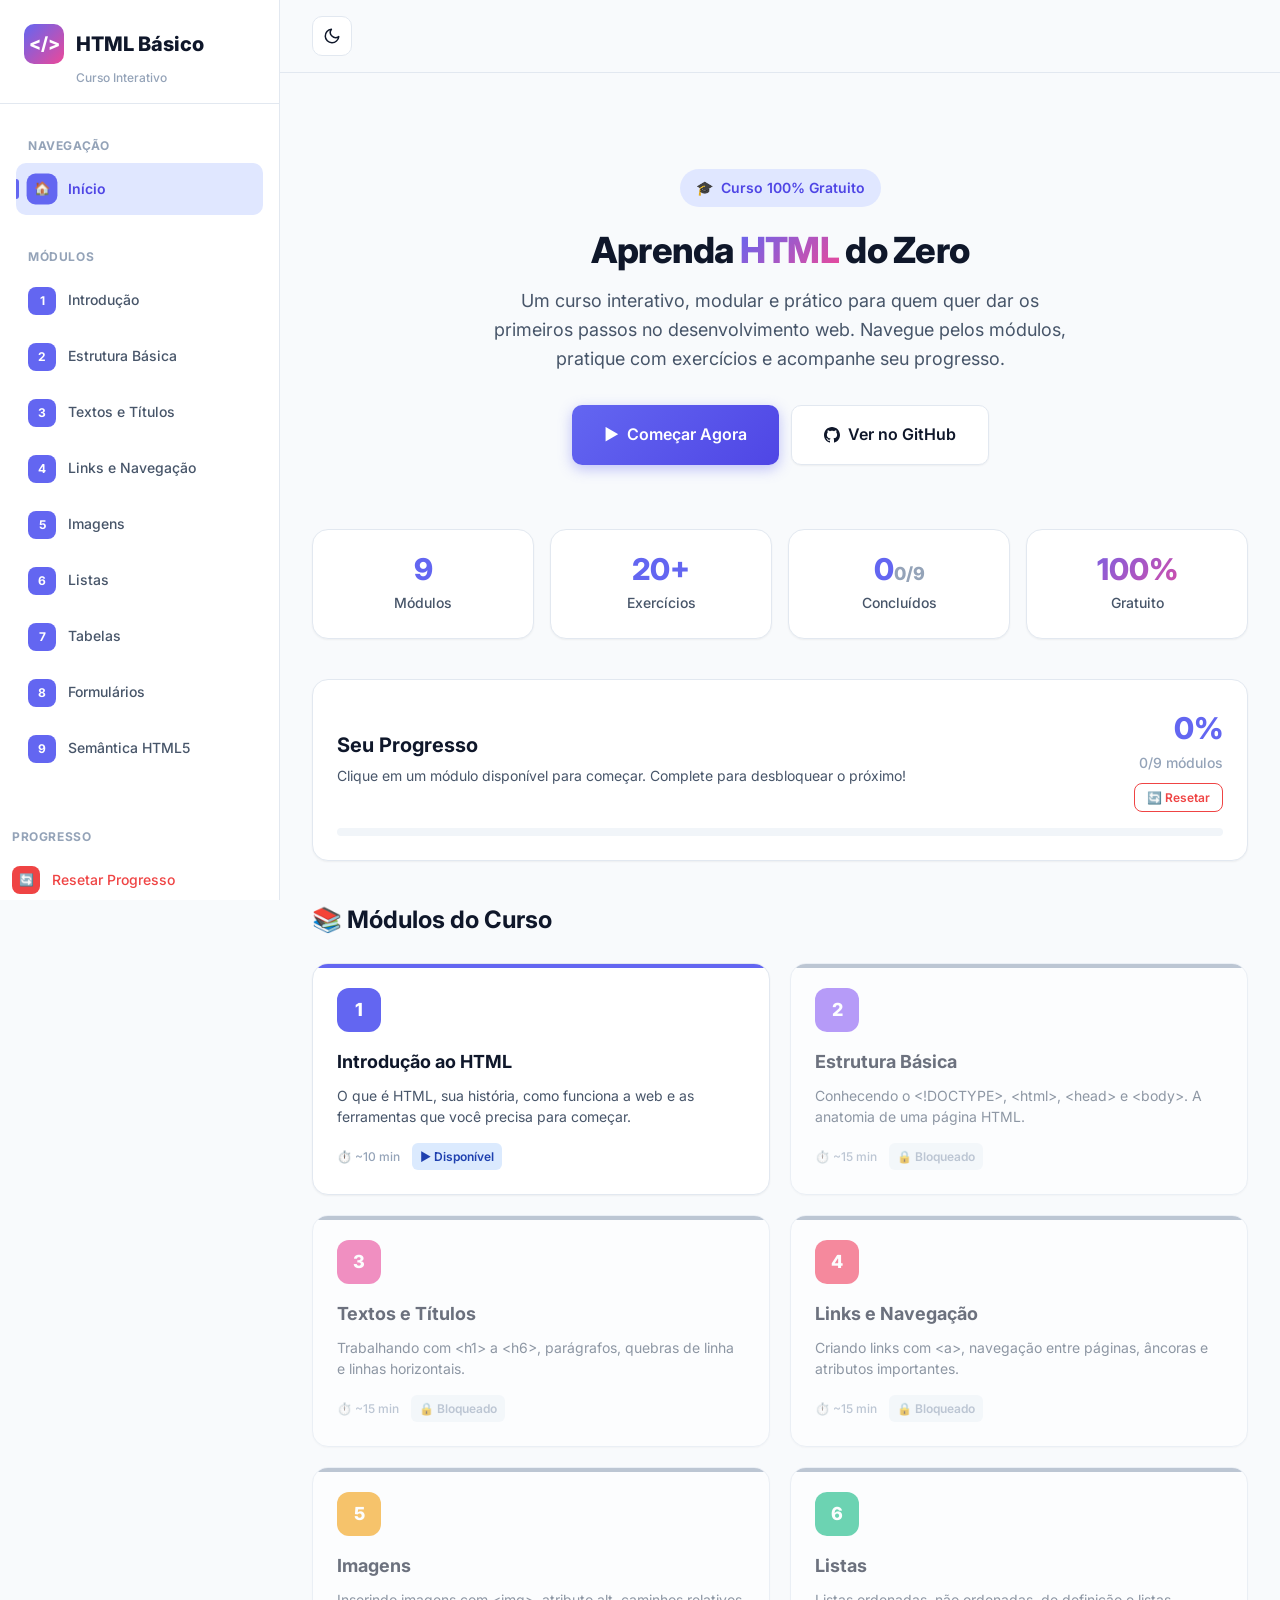
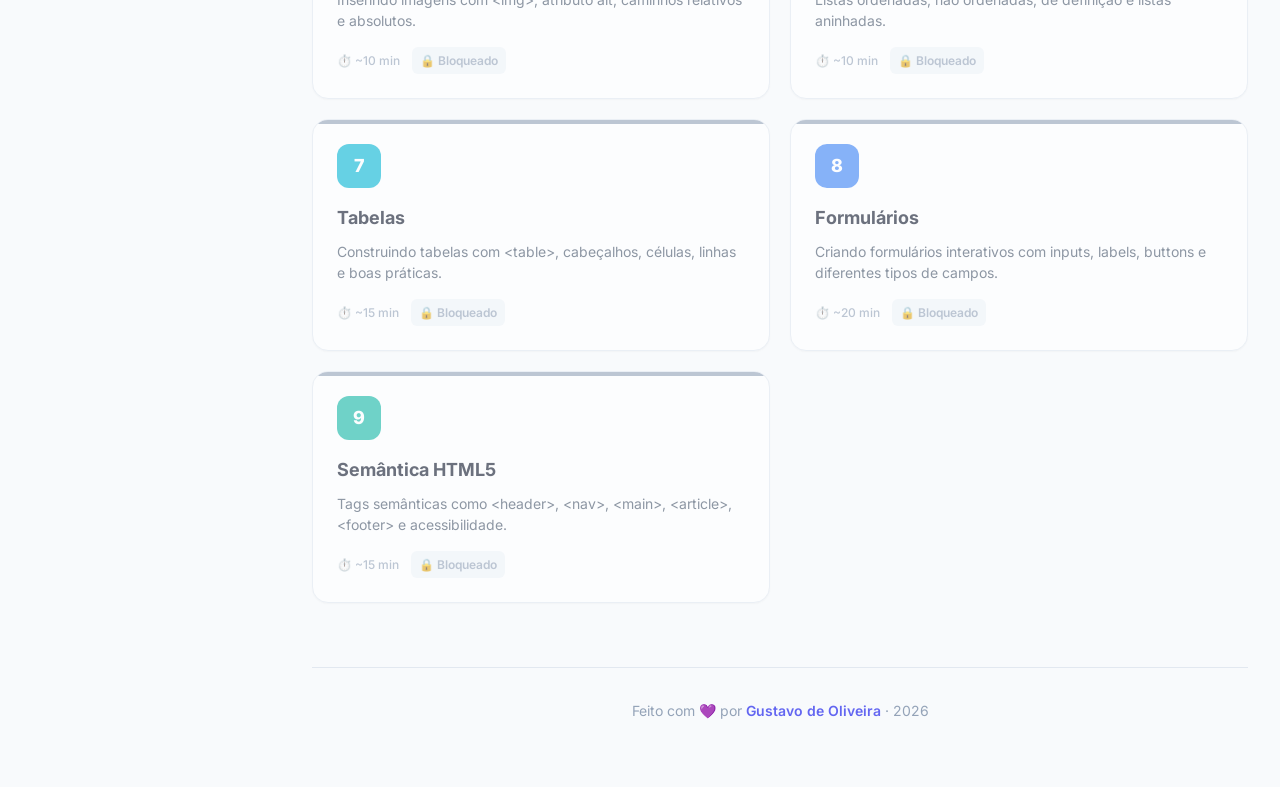
<file: index.html>
<!DOCTYPE html>
<html lang="pt-BR" data-theme="light">
<head>
  <meta charset="UTF-8">
  <meta name="viewport" content="width=device-width, initial-scale=1.0">
  <meta name="description" content="Curso interativo e gratuito de HTML básico. Aprenda HTML do zero com exercícios práticos e módulos organizados.">
  <title>HTML Básico — Curso Interativo</title>

  <!-- Anti-flash: aplica tema IMEDIATAMENTE antes de renderizar -->
  <script>
    (function() {
      const saved = localStorage.getItem('html_curso_theme');
      if (saved === 'dark') {
        document.documentElement.setAttribute('data-theme', 'dark');
      }
    })();
  </script>

  <link rel="stylesheet" href="./css/base.css">
  <link rel="stylesheet" href="./css/layout.css">
  <link rel="stylesheet" href="./css/components.css">
  <link rel="stylesheet" href="./css/theme.css">
  <link rel="icon" href="data:image/svg+xml,<svg xmlns=%22http://www.w3.org/2000/svg%22 viewBox=%220 0 100 100%22><text y=%22.9em%22 font-size=%2290%22>🌐</text></svg>">
</head>
<body>
  <div class="app">
    <!-- Sidebar Overlay (Mobile) -->
    <div class="sidebar-overlay"></div>

    <!-- Sidebar -->
    <aside class="sidebar">
      <div class="sidebar-header">
        <a href="./index.html" class="sidebar-logo">
          <div class="sidebar-logo-icon">&lt;/&gt;</div>
          <span>HTML Básico</span>
        </a>
        <div class="sidebar-subtitle">Curso Interativo</div>
      </div>

      <nav class="sidebar-nav">
        <div class="sidebar-section-title">Navegação</div>
        <a href="./index.html" class="sidebar-link active">
          <span class="sidebar-link-number" style="background: var(--color-primary); color: white;">🏠</span>
          <span>Início</span>
        </a>

        <div class="sidebar-section-title" style="margin-top: var(--space-4);">Módulos</div>
        <a href="./modules/01-introducao/index.html" class="sidebar-link" data-module-id="1">
          <span class="sidebar-link-number" style="background: var(--mod-01); color: white;">1</span>
          <span>Introdução</span>
        </a>
        <a href="./modules/02-estrutura-basica/index.html" class="sidebar-link" data-module-id="2">
          <span class="sidebar-link-number" style="background: var(--mod-02); color: white;">2</span>
          <span>Estrutura Básica</span>
        </a>
        <a href="./modules/03-textos-e-titulos/index.html" class="sidebar-link" data-module-id="3">
          <span class="sidebar-link-number" style="background: var(--mod-03); color: white;">3</span>
          <span>Textos e Títulos</span>
        </a>
        <a href="./modules/04-links-e-navegacao/index.html" class="sidebar-link" data-module-id="4">
          <span class="sidebar-link-number" style="background: var(--mod-04); color: white;">4</span>
          <span>Links e Navegação</span>
        </a>
        <a href="./modules/05-imagens/index.html" class="sidebar-link" data-module-id="5">
          <span class="sidebar-link-number" style="background: var(--mod-05); color: white;">5</span>
          <span>Imagens</span>
        </a>
        <a href="./modules/06-listas/index.html" class="sidebar-link" data-module-id="6">
          <span class="sidebar-link-number" style="background: var(--mod-06); color: white;">6</span>
          <span>Listas</span>
        </a>
        <a href="./modules/07-tabelas/index.html" class="sidebar-link" data-module-id="7">
          <span class="sidebar-link-number" style="background: var(--mod-07); color: white;">7</span>
          <span>Tabelas</span>
        </a>
        <a href="./modules/08-formularios/index.html" class="sidebar-link" data-module-id="8">
          <span class="sidebar-link-number" style="background: var(--mod-08); color: white;">8</span>
          <span>Formulários</span>
        </a>
        <a href="./modules/09-semantica-html5/index.html" class="sidebar-link" data-module-id="9">
          <span class="sidebar-link-number" style="background: var(--mod-09); color: white;">9</span>
          <span>Semântica HTML5</span>
        </a>
      </nav>

        <div class="sidebar-section-title" style="margin-top: var(--space-4);">Progresso</div>
        <button class="sidebar-link" id="btnResetProgress" style="color: #ef4444; width: 100%; text-align: left;">
          <span class="sidebar-link-number" style="background: #ef4444; color: white;">🔄</span>
          <span>Resetar Progresso</span>
        </button>
      <div class="sidebar-footer">
        <span style="font-size: var(--text-xs); color: var(--text-muted);">v1.0.0</span>
        <span style="font-size: var(--text-xs); color: var(--text-muted);">🚀</span>
      </div>
    </aside>

    <!-- Main Content -->
    <main class="main">
      <!-- Header -->
      <header class="main-header">
        <button class="mobile-toggle" aria-label="Abrir menu">
          <svg width="20" height="20" viewBox="0 0 24 24" fill="none" stroke="currentColor" stroke-width="2" stroke-linecap="round" stroke-linejoin="round"><line x1="3" y1="12" x2="21" y2="12"></line><line x1="3" y1="6" x2="21" y2="6"></line><line x1="3" y1="18" x2="21" y2="18"></line></svg>
        </button>

        <div style="display: flex; align-items: center; gap: var(--space-3);">
          <div class="progress-container" style="width: 200px; display: none;">
            <div class="progress-label">
              <span>Progresso</span>
              <span class="progress-percent">0%</span>
            </div>
            <div class="progress-bar-bg">
              <div class="progress-bar-fill" style="width: 0%"></div>
            </div>
          </div>

          <button class="theme-toggle" id="themeToggle" aria-label="Alternar tema">
            <svg id="sunIcon" width="18" height="18" viewBox="0 0 24 24" fill="none" stroke="currentColor" stroke-width="2" stroke-linecap="round" stroke-linejoin="round" style="display: none;"><circle cx="12" cy="12" r="5"></circle><line x1="12" y1="1" x2="12" y2="3"></line><line x1="12" y1="21" x2="12" y2="23"></line><line x1="4.22" y1="4.22" x2="5.64" y2="5.64"></line><line x1="18.36" y1="18.36" x2="19.78" y2="19.78"></line><line x1="1" y1="12" x2="3" y2="12"></line><line x1="21" y1="12" x2="23" y2="12"></line><line x1="4.22" y1="19.78" x2="5.64" y2="18.36"></line><line x1="18.36" y1="5.64" x2="19.78" y2="4.22"></line></svg>
            <svg id="moonIcon" width="18" height="18" viewBox="0 0 24 24" fill="none" stroke="currentColor" stroke-width="2" stroke-linecap="round" stroke-linejoin="round"><path d="M21 12.79A9 9 0 1 1 11.21 3 7 7 0 0 0 21 12.79z"></path></svg>
          </button>
        </div>
      </header>

      <!-- Content -->
      <div class="main-content">
        <!-- Hero -->
        <section class="hero animate-fade-in-up">
          <div class="hero-badge">
            <span>🎓</span>
            <span>Curso 100% Gratuito</span>
          </div>
          <h1 class="hero-title">
            Aprenda <span class="text-gradient">HTML</span> do Zero
          </h1>
          <p class="hero-subtitle">
            Um curso interativo, modular e prático para quem quer dar os primeiros passos no desenvolvimento web. 
            Navegue pelos módulos, pratique com exercícios e acompanhe seu progresso.
          </p>
          <div class="hero-actions">
            <a href="./modules/01-introducao/index.html" class="btn btn-primary btn-lg">
              <span>▶</span>
              <span>Começar Agora</span>
            </a>
            <a href="https://github.com/gustavodeoliveiradev/html-basico-curso" target="_blank" class="btn btn-secondary btn-lg">
              <svg width="16" height="16" viewBox="0 0 24 24" fill="currentColor"><path d="M12 0c-6.626 0-12 5.373-12 12 0 5.302 3.438 9.8 8.207 11.387.599.111.793-.261.793-.577v-2.234c-3.338.726-4.033-1.416-4.033-1.416-.546-1.387-1.333-1.756-1.333-1.756-1.089-.745.083-.729.083-.729 1.205.084 1.839 1.237 1.839 1.237 1.07 1.834 2.807 1.304 3.492.997.107-.775.418-1.305.762-1.604-2.665-.305-5.467-1.334-5.467-5.931 0-1.311.469-2.381 1.236-3.221-.124-.303-.535-1.524.117-3.176 0 0 1.008-.322 3.301 1.23.957-.266 1.983-.399 3.003-.404 1.02.005 2.047.138 3.006.404 2.291-1.552 3.297-1.23 3.297-1.23.653 1.653.242 2.874.118 3.176.77.84 1.235 1.911 1.235 3.221 0 4.609-2.807 5.624-5.479 5.921.43.372.823 1.102.823 2.222v3.293c0 .319.192.694.801.576 4.765-1.589 8.199-6.086 8.199-11.386 0-6.627-5.373-12-12-12z"/></svg>
              <span>Ver no GitHub</span>
            </a>
          </div>
        </section>

        <!-- Stats -->
        <section class="stats-grid animate-fade-in-up animate-delay-1">
          <div class="stat-card">
            <div class="stat-value">9</div>
            <div class="stat-label">Módulos</div>
          </div>
          <div class="stat-card">
            <div class="stat-value">20+</div>
            <div class="stat-label">Exercícios</div>
          </div>
          <div class="stat-card">
            <div class="stat-value">0<span class="progress-count" style="font-size: var(--text-lg); color: var(--text-muted);">/9</span></div>
            <div class="stat-label">Concluídos</div>
          </div>
          <div class="stat-card">
            <div class="stat-value text-gradient">100%</div>
            <div class="stat-label">Gratuito</div>
          </div>
        </section>

        <!-- Progress Section -->
        <section class="card animate-fade-in-up animate-delay-2" style="margin-bottom: var(--space-10);">
          <div class="card-body">
            <div style="display: flex; align-items: center; justify-content: space-between; margin-bottom: var(--space-4);">
              <div>
                <h2 style="font-size: var(--text-xl); font-weight: 700; color: var(--text-primary); margin-bottom: var(--space-1);">Seu Progresso</h2>
                <p style="font-size: var(--text-sm); color: var(--text-secondary);">Clique em um módulo disponível para começar. Complete para desbloquear o próximo!</p>
              </div>
              <div style="text-align: right;">
                <div class="progress-percent" style="font-size: var(--text-3xl); font-weight: 800; color: var(--color-primary);">0%</div>
                <div class="progress-count" style="font-size: var(--text-sm); color: var(--text-muted); font-weight: 500;">0/9 módulos</div>
                <button id="btnResetHub" style="margin-top: var(--space-2); padding: var(--space-1) var(--space-3); background: transparent; border: 1px solid #ef4444; color: #ef4444; border-radius: 8px; font-size: var(--text-xs); font-weight: 600; cursor: pointer; transition: all var(--transition-fast);" onmouseover="this.style.background='#ef4444'; this.style.color='white';" onmouseout="this.style.background='transparent'; this.style.color='#ef4444';">🔄 Resetar</button>
              </div>
            </div>
            <div class="progress-bar-bg">
              <div class="progress-bar-fill" style="width: 0%"></div>
            </div>
          </div>
        </section>

        <!-- Modules Grid -->
        <section>
          <h2 style="font-size: var(--text-2xl); font-weight: 700; margin-bottom: var(--space-6); color: var(--text-primary);">
            📚 Módulos do Curso
          </h2>

          <div class="modules-grid">
            <!-- Módulo 01 -->
            <div class="module-card" data-module-id="1" data-href="./modules/01-introducao/index.html" style="--module-color: var(--mod-01);">
              <div class="module-number">1</div>
              <h3 class="module-title">Introdução ao HTML</h3>
              <p class="module-desc">O que é HTML, sua história, como funciona a web e as ferramentas que você precisa para começar.</p>
              <div class="module-meta">
                <span>⏱️ ~10 min</span>
                <span class="module-status status-progress">▶ Disponível</span>
              </div>
            </div>

            <!-- Módulo 02 -->
            <div class="module-card" data-module-id="2" data-href="./modules/02-estrutura-basica/index.html" style="--module-color: var(--mod-02);">
              <div class="module-number">2</div>
              <h3 class="module-title">Estrutura Básica</h3>
              <p class="module-desc">Conhecendo o &lt;!DOCTYPE&gt;, &lt;html&gt;, &lt;head&gt; e &lt;body&gt;. A anatomia de uma página HTML.</p>
              <div class="module-meta">
                <span>⏱️ ~15 min</span>
                <span class="module-status status-locked">🔒 Bloqueado</span>
              </div>
            </div>

            <!-- Módulo 03 -->
            <div class="module-card" data-module-id="3" data-href="./modules/03-textos-e-titulos/index.html" style="--module-color: var(--mod-03);">
              <div class="module-number">3</div>
              <h3 class="module-title">Textos e Títulos</h3>
              <p class="module-desc">Trabalhando com &lt;h1&gt; a &lt;h6&gt;, parágrafos, quebras de linha e linhas horizontais.</p>
              <div class="module-meta">
                <span>⏱️ ~15 min</span>
                <span class="module-status status-locked">🔒 Bloqueado</span>
              </div>
            </div>

            <!-- Módulo 04 -->
            <div class="module-card" data-module-id="4" data-href="./modules/04-links-e-navegacao/index.html" style="--module-color: var(--mod-04);">
              <div class="module-number">4</div>
              <h3 class="module-title">Links e Navegação</h3>
              <p class="module-desc">Criando links com &lt;a&gt;, navegação entre páginas, âncoras e atributos importantes.</p>
              <div class="module-meta">
                <span>⏱️ ~15 min</span>
                <span class="module-status status-locked">🔒 Bloqueado</span>
              </div>
            </div>

            <!-- Módulo 05 -->
            <div class="module-card" data-module-id="5" data-href="./modules/05-imagens/index.html" style="--module-color: var(--mod-05);">
              <div class="module-number">5</div>
              <h3 class="module-title">Imagens</h3>
              <p class="module-desc">Inserindo imagens com &lt;img&gt;, atributo alt, caminhos relativos e absolutos.</p>
              <div class="module-meta">
                <span>⏱️ ~10 min</span>
                <span class="module-status status-locked">🔒 Bloqueado</span>
              </div>
            </div>

            <!-- Módulo 06 -->
            <div class="module-card" data-module-id="6" data-href="./modules/06-listas/index.html" style="--module-color: var(--mod-06);">
              <div class="module-number">6</div>
              <h3 class="module-title">Listas</h3>
              <p class="module-desc">Listas ordenadas, não ordenadas, de definição e listas aninhadas.</p>
              <div class="module-meta">
                <span>⏱️ ~10 min</span>
                <span class="module-status status-locked">🔒 Bloqueado</span>
              </div>
            </div>

            <!-- Módulo 07 -->
            <div class="module-card" data-module-id="7" data-href="./modules/07-tabelas/index.html" style="--module-color: var(--mod-07);">
              <div class="module-number">7</div>
              <h3 class="module-title">Tabelas</h3>
              <p class="module-desc">Construindo tabelas com &lt;table&gt;, cabeçalhos, células, linhas e boas práticas.</p>
              <div class="module-meta">
                <span>⏱️ ~15 min</span>
                <span class="module-status status-locked">🔒 Bloqueado</span>
              </div>
            </div>

            <!-- Módulo 08 -->
            <div class="module-card" data-module-id="8" data-href="./modules/08-formularios/index.html" style="--module-color: var(--mod-08);">
              <div class="module-number">8</div>
              <h3 class="module-title">Formulários</h3>
              <p class="module-desc">Criando formulários interativos com inputs, labels, buttons e diferentes tipos de campos.</p>
              <div class="module-meta">
                <span>⏱️ ~20 min</span>
                <span class="module-status status-locked">🔒 Bloqueado</span>
              </div>
            </div>

            <!-- Módulo 09 -->
            <div class="module-card" data-module-id="9" data-href="./modules/09-semantica-html5/index.html" style="--module-color: var(--mod-09);">
              <div class="module-number">9</div>
              <h3 class="module-title">Semântica HTML5</h3>
              <p class="module-desc">Tags semânticas como &lt;header&gt;, &lt;nav&gt;, &lt;main&gt;, &lt;article&gt;, &lt;footer&gt; e acessibilidade.</p>
              <div class="module-meta">
                <span>⏱️ ~15 min</span>
                <span class="module-status status-locked">🔒 Bloqueado</span>
              </div>
            </div>
          </div>
        </section>

        <!-- Footer -->
        <footer style="margin-top: var(--space-16); padding: var(--space-8) 0; border-top: 1px solid var(--border-color); text-align: center;">
          <p style="color: var(--text-muted); font-size: var(--text-sm);">
            Feito com 💜 por <a href="https://github.com/gustavodeoliveiradev" style="color: var(--color-primary); font-weight: 600;">Gustavo de Oliveira</a> · 2026
          </p>
        </footer>
      </div>
    </main>
  </div>

  <script src="./js/navigation.js"></script>
  <script src="./js/progress.js"></script>
  <script src="./js/module-common.js"></script>
</body>
</html>
</file>
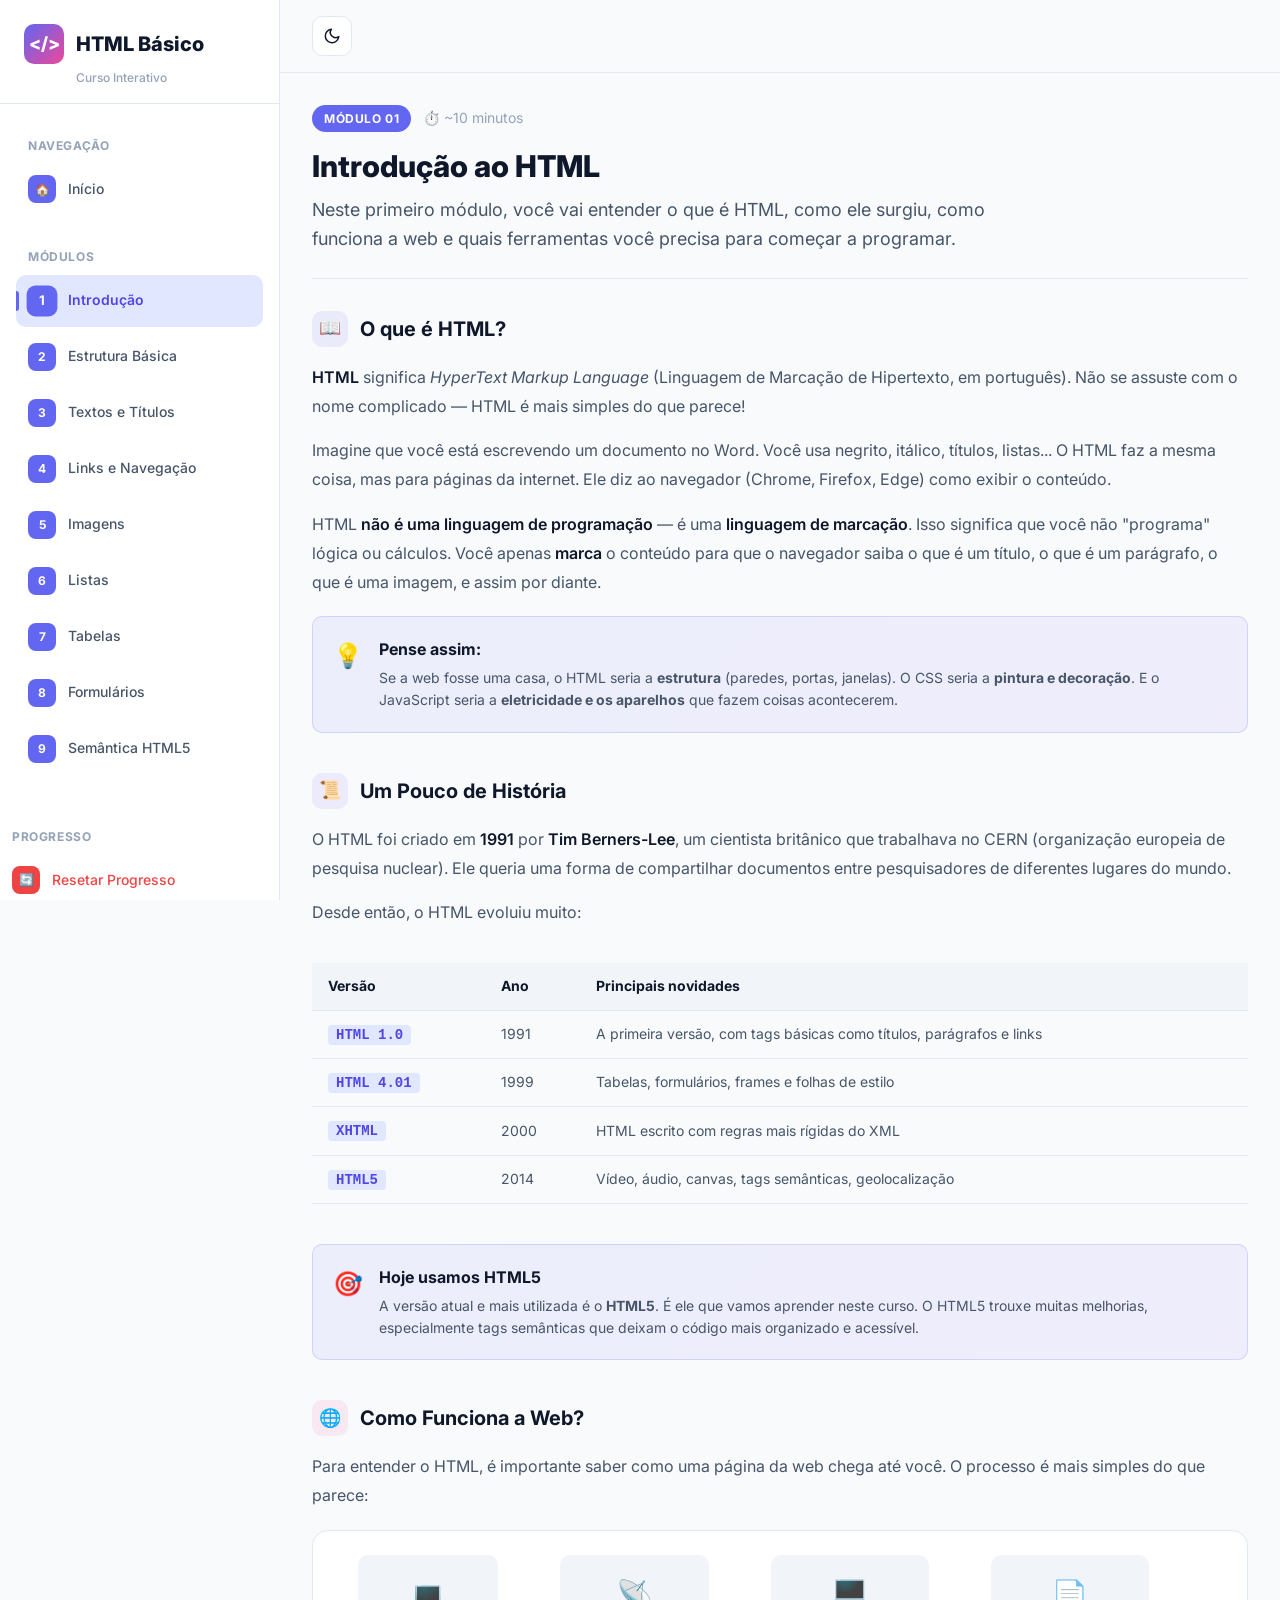
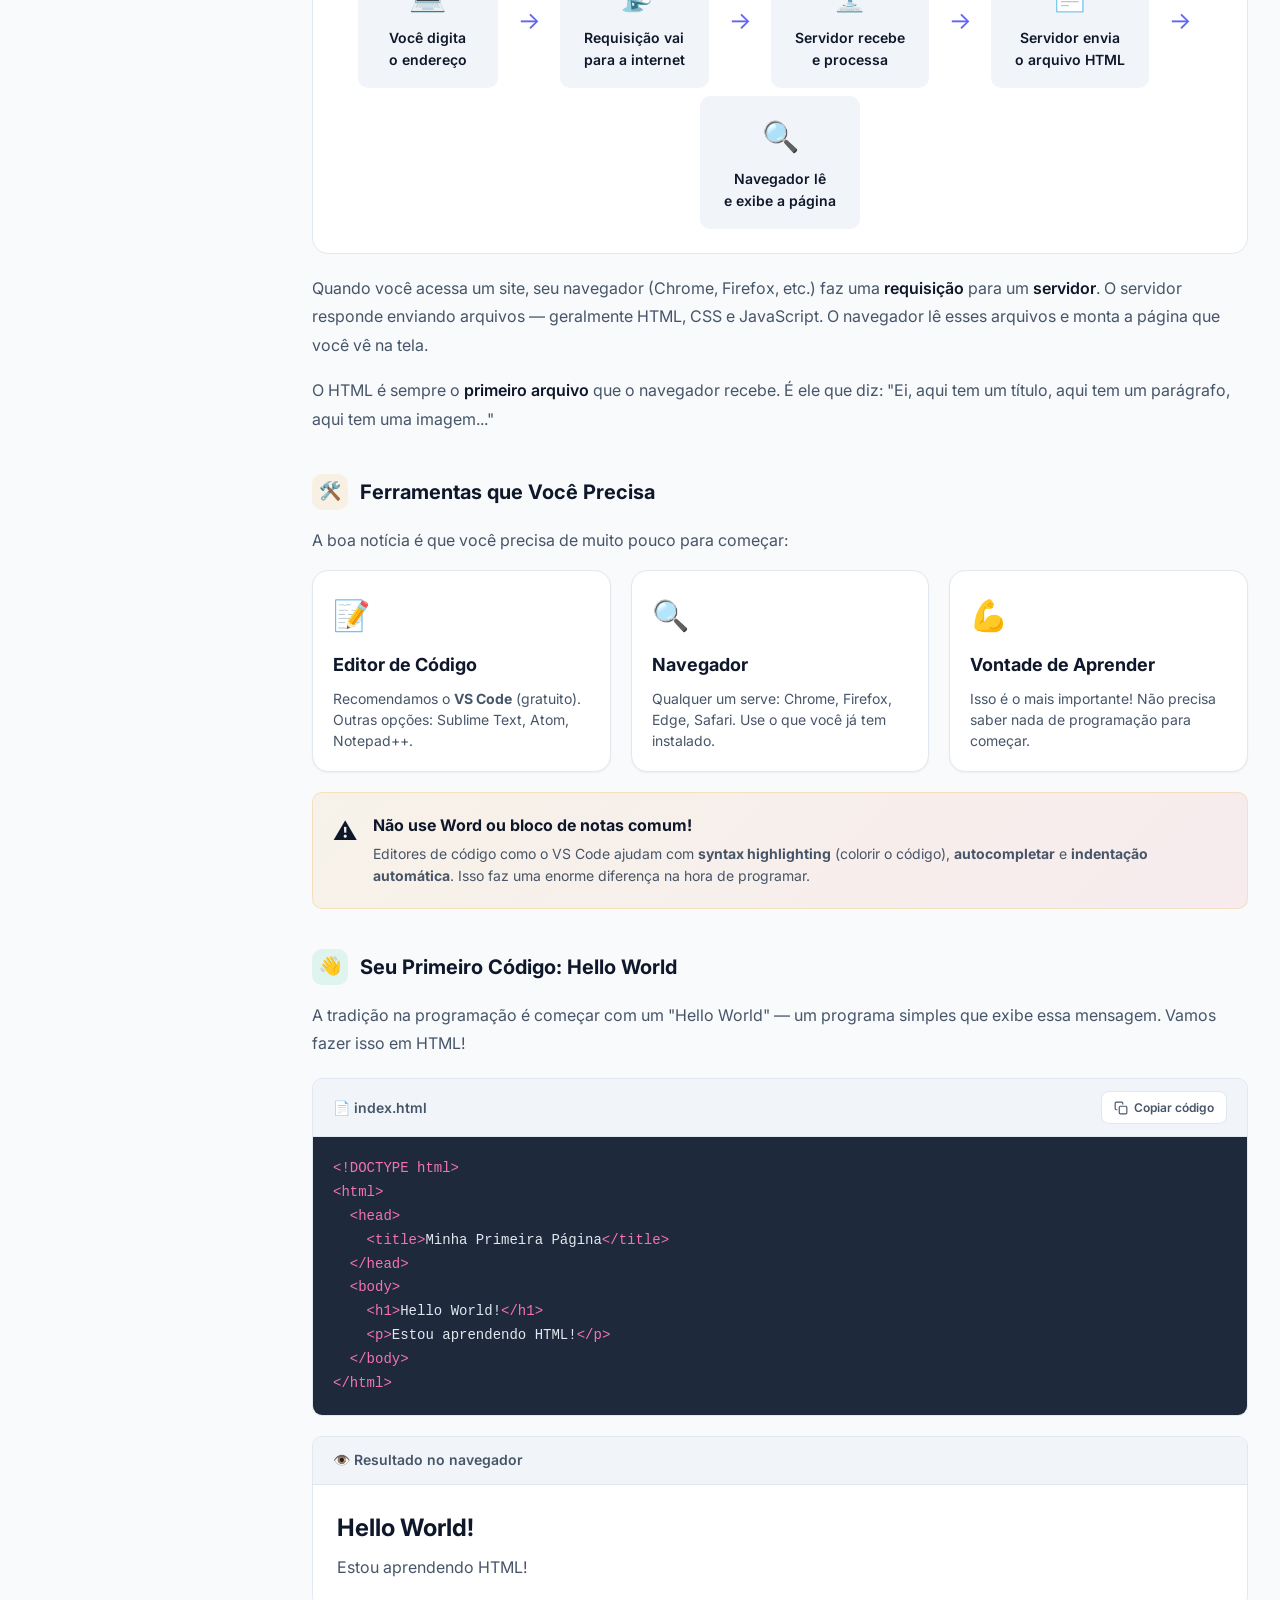
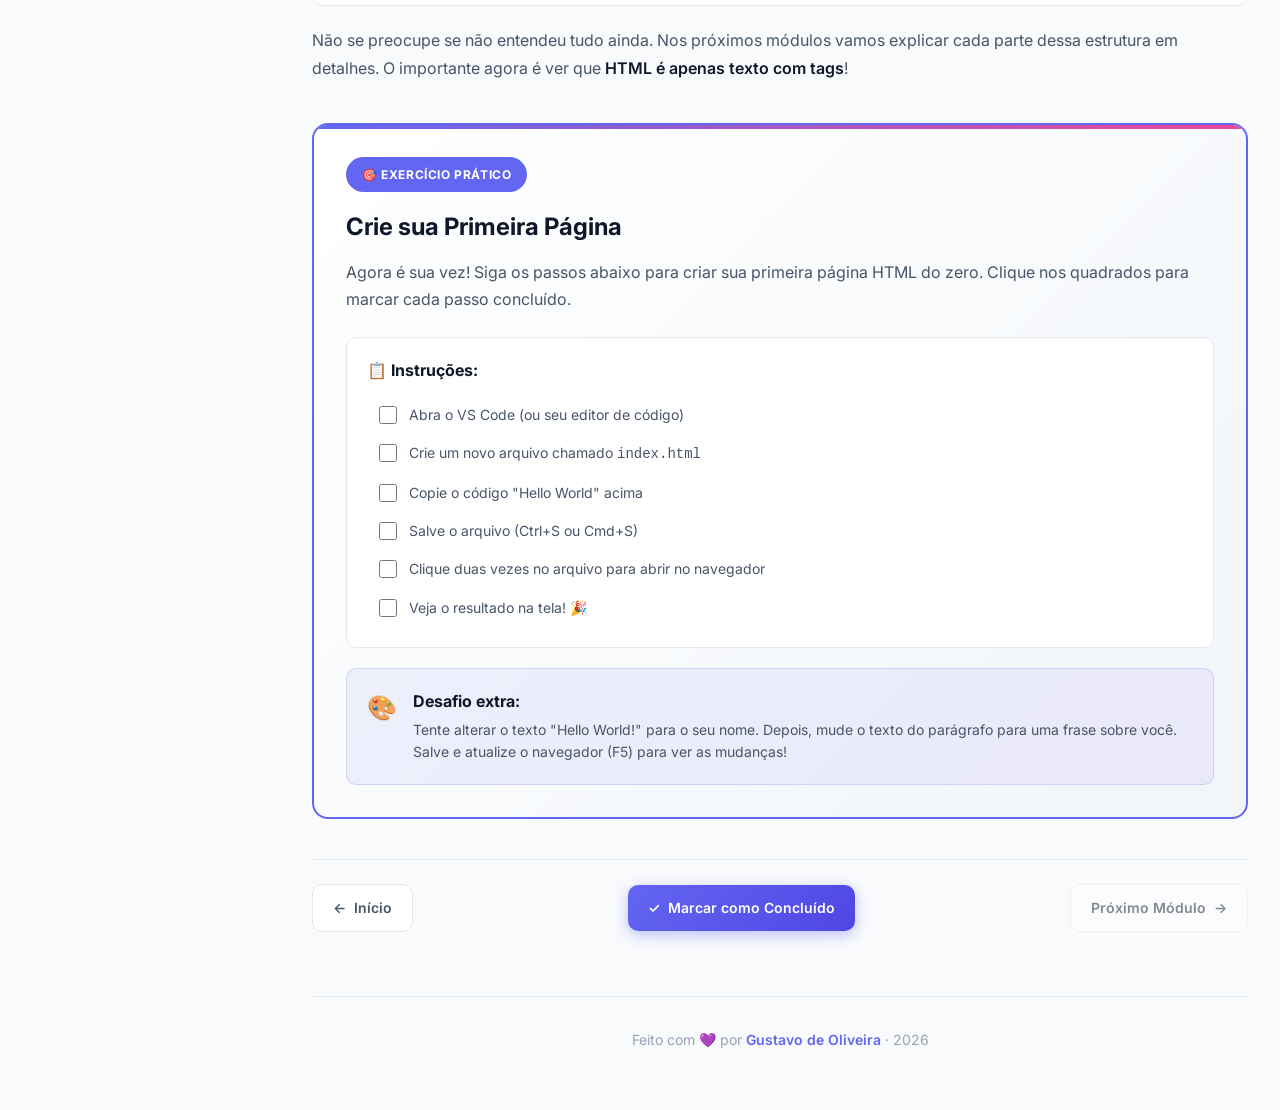
<file: modules/01-introducao/index.html>
<!DOCTYPE html>
<html lang="pt-BR" data-theme="light">
<head>
  <meta charset="UTF-8">
  <meta name="viewport" content="width=device-width, initial-scale=1.0">
  <title>Introdução ao HTML — HTML Básico</title>

  <script>
    (function() {
      const saved = localStorage.getItem('html_curso_theme');
      if (saved === 'dark') {
        document.documentElement.setAttribute('data-theme', 'dark');
      }
    })();
  </script>

  <link rel="stylesheet" href="../../css/base.css">
  <link rel="stylesheet" href="../../css/layout.css">
  <link rel="stylesheet" href="../../css/components.css">
  <link rel="stylesheet" href="../../css/theme.css">
  <link rel="icon" href="data:image/svg+xml,<svg xmlns=%22http://www.w3.org/2000/svg%22 viewBox=%220 0 100 100%22><text y=%22.9em%22 font-size=%2290%22>🌐</text></svg>">

  <style>
    /* Botão de copiar código */
    .copy-btn {
      display: inline-flex;
      align-items: center;
      gap: 6px;
      padding: 6px 12px;
      background: var(--bg-card);
      border: 1px solid var(--border-color);
      border-radius: 8px;
      font-size: var(--text-xs);
      font-weight: 600;
      color: var(--text-secondary);
      cursor: pointer;
      transition: all var(--transition-fast);
      font-family: var(--font-family);
    }
    .copy-btn:hover {
      background: var(--bg-hover);
      border-color: var(--color-primary);
      color: var(--color-primary);
    }
    .copy-btn.copied {
      background: #d1fae5;
      border-color: #10b981;
      color: #065f46;
    }
    [data-theme="dark"] .copy-btn.copied {
      background: rgba(16, 185, 129, 0.2);
      color: #34d399;
    }

    /* Checkboxes do exercício */
    .exercise-checklist {
      list-style: none;
      padding: 0;
      margin: 0;
    }
    .exercise-checklist li {
      padding: var(--space-2) 0;
      display: flex;
      align-items: flex-start;
      gap: var(--space-3);
      color: var(--text-secondary);
      font-size: var(--text-sm);
      cursor: pointer;
      transition: all var(--transition-fast);
      border-radius: 8px;
      padding: var(--space-2) var(--space-3);
    }
    .exercise-checklist li:hover {
      background: var(--bg-hover);
    }
    .exercise-checklist input[type="checkbox"] {
      width: 18px;
      height: 18px;
      min-width: 18px;
      margin-top: 2px;
      accent-color: var(--color-primary);
      cursor: pointer;
    }
    .exercise-checklist li.checked {
      text-decoration: line-through;
      opacity: 0.6;
    }
    .exercise-checklist li.checked:hover {
      opacity: 0.8;
    }
  </style>
</head>
<body>
  <div class="app">
    <div class="sidebar-overlay"></div>

    <aside class="sidebar">
      <div class="sidebar-header">
        <a href="../../index.html" class="sidebar-logo">
          <div class="sidebar-logo-icon">&lt;/&gt;</div>
          <span>HTML Básico</span>
        </a>
        <div class="sidebar-subtitle">Curso Interativo</div>
      </div>

      <nav class="sidebar-nav">
        <div class="sidebar-section-title">Navegação</div>
        <a href="../../index.html" class="sidebar-link">
          <span class="sidebar-link-number" style="background: var(--color-primary); color: white;">🏠</span>
          <span>Início</span>
        </a>

        <div class="sidebar-section-title" style="margin-top: var(--space-4);">Módulos</div>
        <a href="../01-introducao/index.html" class="sidebar-link active" data-module-id="1">
          <span class="sidebar-link-number" style="background: var(--mod-01); color: white;">1</span>
          <span>Introdução</span>
        </a>
        <a href="../02-estrutura-basica/index.html" class="sidebar-link" data-module-id="2">
          <span class="sidebar-link-number" style="background: var(--mod-02); color: white;">2</span>
          <span>Estrutura Básica</span>
        </a>
        <a href="../03-textos-e-titulos/index.html" class="sidebar-link" data-module-id="3">
          <span class="sidebar-link-number" style="background: var(--mod-03); color: white;">3</span>
          <span>Textos e Títulos</span>
        </a>
        <a href="../04-links-e-navegacao/index.html" class="sidebar-link" data-module-id="4">
          <span class="sidebar-link-number" style="background: var(--mod-04); color: white;">4</span>
          <span>Links e Navegação</span>
        </a>
        <a href="../05-imagens/index.html" class="sidebar-link" data-module-id="5">
          <span class="sidebar-link-number" style="background: var(--mod-05); color: white;">5</span>
          <span>Imagens</span>
        </a>
        <a href="../06-listas/index.html" class="sidebar-link" data-module-id="6">
          <span class="sidebar-link-number" style="background: var(--mod-06); color: white;">6</span>
          <span>Listas</span>
        </a>
        <a href="../07-tabelas/index.html" class="sidebar-link" data-module-id="7">
          <span class="sidebar-link-number" style="background: var(--mod-07); color: white;">7</span>
          <span>Tabelas</span>
        </a>
        <a href="../08-formularios/index.html" class="sidebar-link" data-module-id="8">
          <span class="sidebar-link-number" style="background: var(--mod-08); color: white;">8</span>
          <span>Formulários</span>
        </a>
        <a href="../09-semantica-html5/index.html" class="sidebar-link" data-module-id="9">
          <span class="sidebar-link-number" style="background: var(--mod-09); color: white;">9</span>
          <span>Semântica HTML5</span>
        </a>
      </nav>

        <div class="sidebar-section-title" style="margin-top: var(--space-4);">Progresso</div>
        <button class="sidebar-link" id="btnResetProgress" style="color: #ef4444; width: 100%; text-align: left;">
          <span class="sidebar-link-number" style="background: #ef4444; color: white;">🔄</span>
          <span>Resetar Progresso</span>
        </button>
      <div class="sidebar-footer">
        <span style="font-size: var(--text-xs); color: var(--text-muted);">v1.0.0</span>
        <span style="font-size: var(--text-xs); color: var(--text-muted);">🚀</span>
      </div>
    </aside>

    <main class="main">
      <header class="main-header">
        <button class="mobile-toggle" aria-label="Abrir menu">
          <svg width="20" height="20" viewBox="0 0 24 24" fill="none" stroke="currentColor" stroke-width="2" stroke-linecap="round" stroke-linejoin="round"><line x1="3" y1="12" x2="21" y2="12"></line><line x1="3" y1="6" x2="21" y2="6"></line><line x1="3" y1="18" x2="21" y2="18"></line></svg>
        </button>

        <div style="display: flex; align-items: center; gap: var(--space-3);">
          <button class="theme-toggle" id="themeToggle" aria-label="Alternar tema">
            <svg id="sunIcon" width="18" height="18" viewBox="0 0 24 24" fill="none" stroke="currentColor" stroke-width="2" stroke-linecap="round" stroke-linejoin="round" style="display: none;"><circle cx="12" cy="12" r="5"></circle><line x1="12" y1="1" x2="12" y2="3"></line><line x1="12" y1="21" x2="12" y2="23"></line><line x1="4.22" y1="4.22" x2="5.64" y2="5.64"></line><line x1="18.36" y1="18.36" x2="19.78" y2="19.78"></line><line x1="1" y1="12" x2="3" y2="12"></line><line x1="21" y1="12" x2="23" y2="12"></line><line x1="4.22" y1="19.78" x2="5.64" y2="18.36"></line><line x1="18.36" y1="5.64" x2="19.78" y2="4.22"></line></svg>
            <svg id="moonIcon" width="18" height="18" viewBox="0 0 24 24" fill="none" stroke="currentColor" stroke-width="2" stroke-linecap="round" stroke-linejoin="round"><path d="M21 12.79A9 9 0 1 1 11.21 3 7 7 0 0 0 21 12.79z"></path></svg>
          </button>
        </div>
      </header>

      <div class="main-content">

        <!-- Module Header -->
        <div class="module-header">
          <div class="module-header-top">
            <span class="module-header-badge" style="background: var(--mod-01);">Módulo 01</span>
            <span style="font-size: var(--text-sm); color: var(--text-muted);">⏱️ ~10 minutos</span>
          </div>
          <h1 class="module-header-title">Introdução ao HTML</h1>
          <p class="module-header-desc">
            Neste primeiro módulo, você vai entender o que é HTML, como ele surgiu, como funciona a web e quais ferramentas você precisa para começar a programar.
          </p>
        </div>

        <!-- Section: O que é HTML -->
        <div class="content-section">
          <h2 class="content-section-title">
            <span class="content-section-title-icon" style="background: rgba(99,102,241,0.1);">📖</span>
            O que é HTML?
          </h2>

          <div class="content-text">
            <p><strong>HTML</strong> significa <em>HyperText Markup Language</em> (Linguagem de Marcação de Hipertexto, em português). Não se assuste com o nome complicado — HTML é mais simples do que parece!</p>

            <p>Imagine que você está escrevendo um documento no Word. Você usa negrito, itálico, títulos, listas... O HTML faz a mesma coisa, mas para páginas da internet. Ele diz ao navegador (Chrome, Firefox, Edge) como exibir o conteúdo.</p>

            <p>HTML <strong>não é uma linguagem de programação</strong> — é uma <strong>linguagem de marcação</strong>. Isso significa que você não "programa" lógica ou cálculos. Você apenas <strong>marca</strong> o conteúdo para que o navegador saiba o que é um título, o que é um parágrafo, o que é uma imagem, e assim por diante.</p>
          </div>

          <div class="info-box">
            <span class="info-box-icon">💡</span>
            <div class="info-box-content">
              <div class="info-box-title">Pense assim:</div>
              <div class="info-box-text">
                Se a web fosse uma casa, o HTML seria a <strong>estrutura</strong> (paredes, portas, janelas). O CSS seria a <strong>pintura e decoração</strong>. E o JavaScript seria a <strong>eletricidade e os aparelhos</strong> que fazem coisas acontecerem.
              </div>
            </div>
          </div>
        </div>

        <!-- Section: História -->
        <div class="content-section">
          <h2 class="content-section-title">
            <span class="content-section-title-icon" style="background: rgba(139,92,246,0.1);">📜</span>
            Um Pouco de História
          </h2>

          <div class="content-text">
            <p>O HTML foi criado em <strong>1991</strong> por <strong>Tim Berners-Lee</strong>, um cientista britânico que trabalhava no CERN (organização europeia de pesquisa nuclear). Ele queria uma forma de compartilhar documentos entre pesquisadores de diferentes lugares do mundo.</p>

            <p>Desde então, o HTML evoluiu muito:</p>
          </div>

          <div class="tags-table-wrapper">
            <table class="tags-table">
            <thead>
              <tr>
                <th>Versão</th>
                <th>Ano</th>
                <th>Principais novidades</th>
              </tr>
            </thead>
            <tbody>
              <tr>
                <td><code>HTML 1.0</code></td>
                <td>1991</td>
                <td>A primeira versão, com tags básicas como títulos, parágrafos e links</td>
              </tr>
              <tr>
                <td><code>HTML 4.01</code></td>
                <td>1999</td>
                <td>Tabelas, formulários, frames e folhas de estilo</td>
              </tr>
              <tr>
                <td><code>XHTML</code></td>
                <td>2000</td>
                <td>HTML escrito com regras mais rígidas do XML</td>
              </tr>
              <tr>
                <td><code>HTML5</code></td>
                <td>2014</td>
                <td>Vídeo, áudio, canvas, tags semânticas, geolocalização</td>
              </tr>
            </tbody>
          </table>
          </div>

          <div class="info-box">
            <span class="info-box-icon">🎯</span>
            <div class="info-box-content">
              <div class="info-box-title">Hoje usamos HTML5</div>
              <div class="info-box-text">
                A versão atual e mais utilizada é o <strong>HTML5</strong>. É ele que vamos aprender neste curso. O HTML5 trouxe muitas melhorias, especialmente tags semânticas que deixam o código mais organizado e acessível.
              </div>
            </div>
          </div>
        </div>

        <!-- Section: Como funciona a Web -->
        <div class="content-section">
          <h2 class="content-section-title">
            <span class="content-section-title-icon" style="background: rgba(236,72,153,0.1);">🌐</span>
            Como Funciona a Web?
          </h2>

          <div class="content-text">
            <p>Para entender o HTML, é importante saber como uma página da web chega até você. O processo é mais simples do que parece:</p>
          </div>

          <div class="diagram-box">
            <div style="display: flex; align-items: center; justify-content: center; flex-wrap: wrap; gap: var(--space-2);">
              <div class="diagram-step">
                <span class="diagram-step-icon">💻</span>
                <span class="diagram-step-label">Você digita<br>o endereço</span>
              </div>
              <span class="diagram-arrow">→</span>
              <div class="diagram-step">
                <span class="diagram-step-icon">📡</span>
                <span class="diagram-step-label">Requisição vai<br>para a internet</span>
              </div>
              <span class="diagram-arrow">→</span>
              <div class="diagram-step">
                <span class="diagram-step-icon">🖥️</span>
                <span class="diagram-step-label">Servidor recebe<br>e processa</span>
              </div>
              <span class="diagram-arrow">→</span>
              <div class="diagram-step">
                <span class="diagram-step-icon">📄</span>
                <span class="diagram-step-label">Servidor envia<br>o arquivo HTML</span>
              </div>
              <span class="diagram-arrow">→</span>
              <div class="diagram-step">
                <span class="diagram-step-icon">🔍</span>
                <span class="diagram-step-label">Navegador lê<br>e exibe a página</span>
              </div>
            </div>
          </div>

          <div class="content-text">
            <p>Quando você acessa um site, seu navegador (Chrome, Firefox, etc.) faz uma <strong>requisição</strong> para um <strong>servidor</strong>. O servidor responde enviando arquivos — geralmente HTML, CSS e JavaScript. O navegador lê esses arquivos e monta a página que você vê na tela.</p>

            <p>O HTML é sempre o <strong>primeiro arquivo</strong> que o navegador recebe. É ele que diz: "Ei, aqui tem um título, aqui tem um parágrafo, aqui tem uma imagem..."</p>
          </div>
        </div>

        <!-- Section: Ferramentas -->
        <div class="content-section">
          <h2 class="content-section-title">
            <span class="content-section-title-icon" style="background: rgba(245,158,11,0.1);">🛠️</span>
            Ferramentas que Você Precisa
          </h2>

          <div class="content-text">
            <p>A boa notícia é que você precisa de muito pouco para começar:</p>
          </div>

          <div class="modules-grid" style="grid-template-columns: repeat(auto-fill, minmax(250px, 1fr));">
            <div class="card" style="padding: var(--space-5);">
              <div style="font-size: var(--text-3xl); margin-bottom: var(--space-3);">📝</div>
              <h3 style="font-size: var(--text-lg); font-weight: 700; margin-bottom: var(--space-2); color: var(--text-primary);">Editor de Código</h3>
              <p style="font-size: var(--text-sm); color: var(--text-secondary); line-height: 1.5;">
                Recomendamos o <strong>VS Code</strong> (gratuito). Outras opções: Sublime Text, Atom, Notepad++.
              </p>
            </div>

            <div class="card" style="padding: var(--space-5);">
              <div style="font-size: var(--text-3xl); margin-bottom: var(--space-3);">🔍</div>
              <h3 style="font-size: var(--text-lg); font-weight: 700; margin-bottom: var(--space-2); color: var(--text-primary);">Navegador</h3>
              <p style="font-size: var(--text-sm); color: var(--text-secondary); line-height: 1.5;">
                Qualquer um serve: Chrome, Firefox, Edge, Safari. Use o que você já tem instalado.
              </p>
            </div>

            <div class="card" style="padding: var(--space-5);">
              <div style="font-size: var(--text-3xl); margin-bottom: var(--space-3);">💪</div>
              <h3 style="font-size: var(--text-lg); font-weight: 700; margin-bottom: var(--space-2); color: var(--text-primary);">Vontade de Aprender</h3>
              <p style="font-size: var(--text-sm); color: var(--text-secondary); line-height: 1.5;">
                Isso é o mais importante! Não precisa saber nada de programação para começar.
              </p>
            </div>
          </div>

          <div class="warning-box">
            <span class="warning-box-icon">⚠️</span>
            <div class="info-box-content">
              <div class="info-box-title">Não use Word ou bloco de notas comum!</div>
              <div class="info-box-text">
                Editores de código como o VS Code ajudam com <strong>syntax highlighting</strong> (colorir o código), <strong>autocompletar</strong> e <strong>indentação automática</strong>. Isso faz uma enorme diferença na hora de programar.
              </div>
            </div>
          </div>
        </div>

        <!-- Section: Primeiro Código -->
        <div class="content-section">
          <h2 class="content-section-title">
            <span class="content-section-title-icon" style="background: rgba(16,185,129,0.1);">👋</span>
            Seu Primeiro Código: Hello World
          </h2>

          <div class="content-text">
            <p>A tradição na programação é começar com um "Hello World" — um programa simples que exibe essa mensagem. Vamos fazer isso em HTML!</p>
          </div>

          <div class="code-example">
            <div class="code-example-header">
              <span class="code-example-title">📄 index.html</span>
              <button class="copy-btn" data-copy-target="hello-world-code" aria-label="Copiar código">
                <svg width="14" height="14" viewBox="0 0 24 24" fill="none" stroke="currentColor" stroke-width="2" stroke-linecap="round" stroke-linejoin="round"><rect x="9" y="9" width="13" height="13" rx="2" ry="2"></rect><path d="M5 15H4a2 2 0 0 1-2-2V4a2 2 0 0 1 2-2h9a2 2 0 0 1 2 2v1"></path></svg>
                <span class="copy-btn-text">Copiar código</span>
              </button>
            </div>
            <div class="code-example-body" id="hello-world-code">
              <pre><span class="code-tag">&lt;!DOCTYPE html&gt;</span>
<span class="code-tag">&lt;html&gt;</span>
  <span class="code-tag">&lt;head&gt;</span>
    <span class="code-tag">&lt;title&gt;</span><span class="code-text">Minha Primeira Página</span><span class="code-tag">&lt;/title&gt;</span>
  <span class="code-tag">&lt;/head&gt;</span>
  <span class="code-tag">&lt;body&gt;</span>
    <span class="code-tag">&lt;h1&gt;</span><span class="code-text">Hello World!</span><span class="code-tag">&lt;/h1&gt;</span>
    <span class="code-tag">&lt;p&gt;</span><span class="code-text">Estou aprendendo HTML!</span><span class="code-tag">&lt;/p&gt;</span>
  <span class="code-tag">&lt;/body&gt;</span>
<span class="code-tag">&lt;/html&gt;</span></pre>
            </div>
          </div>

          <div class="preview-box">
            <div class="preview-box-header">
              <span>👁️ Resultado no navegador</span>
            </div>
            <div class="preview-box-body">
              <h1 style="font-size: var(--text-2xl); font-weight: 700; margin-bottom: var(--space-2); color: var(--text-primary);">Hello World!</h1>
              <p style="color: var(--text-secondary);">Estou aprendendo HTML!</p>
            </div>
          </div>

          <div class="content-text">
            <p>Não se preocupe se não entendeu tudo ainda. Nos próximos módulos vamos explicar cada parte dessa estrutura em detalhes. O importante agora é ver que <strong>HTML é apenas texto com tags</strong>!</p>
          </div>
        </div>

        <!-- Exercise Section -->
        <div class="exercise-section">
          <div class="exercise-badge">🎯 Exercício Prático</div>
          <h2 class="exercise-title">Crie sua Primeira Página</h2>
          <p class="exercise-desc">
            Agora é sua vez! Siga os passos abaixo para criar sua primeira página HTML do zero. Clique nos quadrados para marcar cada passo concluído.
          </p>

          <div class="exercise-task">
            <div class="exercise-task-title">📋 Instruções:</div>
            <ul class="exercise-checklist" id="exercise-checklist" data-module="1">
              <li data-step="1"><input type="checkbox" id="step-1-1"><label for="step-1-1">Abra o VS Code (ou seu editor de código)</label></li>
              <li data-step="2"><input type="checkbox" id="step-1-2"><label for="step-1-2">Crie um novo arquivo chamado <code>index.html</code></label></li>
              <li data-step="3"><input type="checkbox" id="step-1-3"><label for="step-1-3">Copie o código "Hello World" acima</label></li>
              <li data-step="4"><input type="checkbox" id="step-1-4"><label for="step-1-4">Salve o arquivo (Ctrl+S ou Cmd+S)</label></li>
              <li data-step="5"><input type="checkbox" id="step-1-5"><label for="step-1-5">Clique duas vezes no arquivo para abrir no navegador</label></li>
              <li data-step="6"><input type="checkbox" id="step-1-6"><label for="step-1-6">Veja o resultado na tela! 🎉</label></li>
            </ul>
          </div>

          <div class="info-box" style="margin-bottom: 0;">
            <span class="info-box-icon">🎨</span>
            <div class="info-box-content">
              <div class="info-box-title">Desafio extra:</div>
              <div class="info-box-text">
                Tente alterar o texto "Hello World!" para o seu nome. Depois, mude o texto do parágrafo para uma frase sobre você. Salve e atualize o navegador (F5) para ver as mudanças!
              </div>
            </div>
          </div>
        </div>

        <!-- Navigation -->
        <div class="module-nav">
          <a href="../../index.html" class="module-nav-btn module-nav-btn-prev">
            <span>←</span>
            <span>Início</span>
          </a>

          <button class="module-nav-btn module-nav-btn-complete" id="btnComplete" data-module="1">
            <span>✓</span>
            <span>Marcar como Concluído</span>
          </button>

          <a href="../02-estrutura-basica/index.html" class="module-nav-btn module-nav-btn-next" id="btnNext">
            <span>Próximo Módulo</span>
            <span>→</span>
          </a>
        </div>

        <footer style="margin-top: var(--space-16); padding: var(--space-8) 0; border-top: 1px solid var(--border-color); text-align: center;">
          <p style="color: var(--text-muted); font-size: var(--text-sm);">
            Feito com 💜 por <a href="https://github.com/gustavodeoliveiradev" style="color: var(--color-primary); font-weight: 600;">Gustavo de Oliveira</a> · 2026
          </p>
        </footer>
      </div>
    </main>
  </div>

  <script src="../../js/navigation.js"></script>
  <script src="../../js/progress.js"></script>
  <script src="../../js/module-common.js"></script>
</body>
</html>
</file>
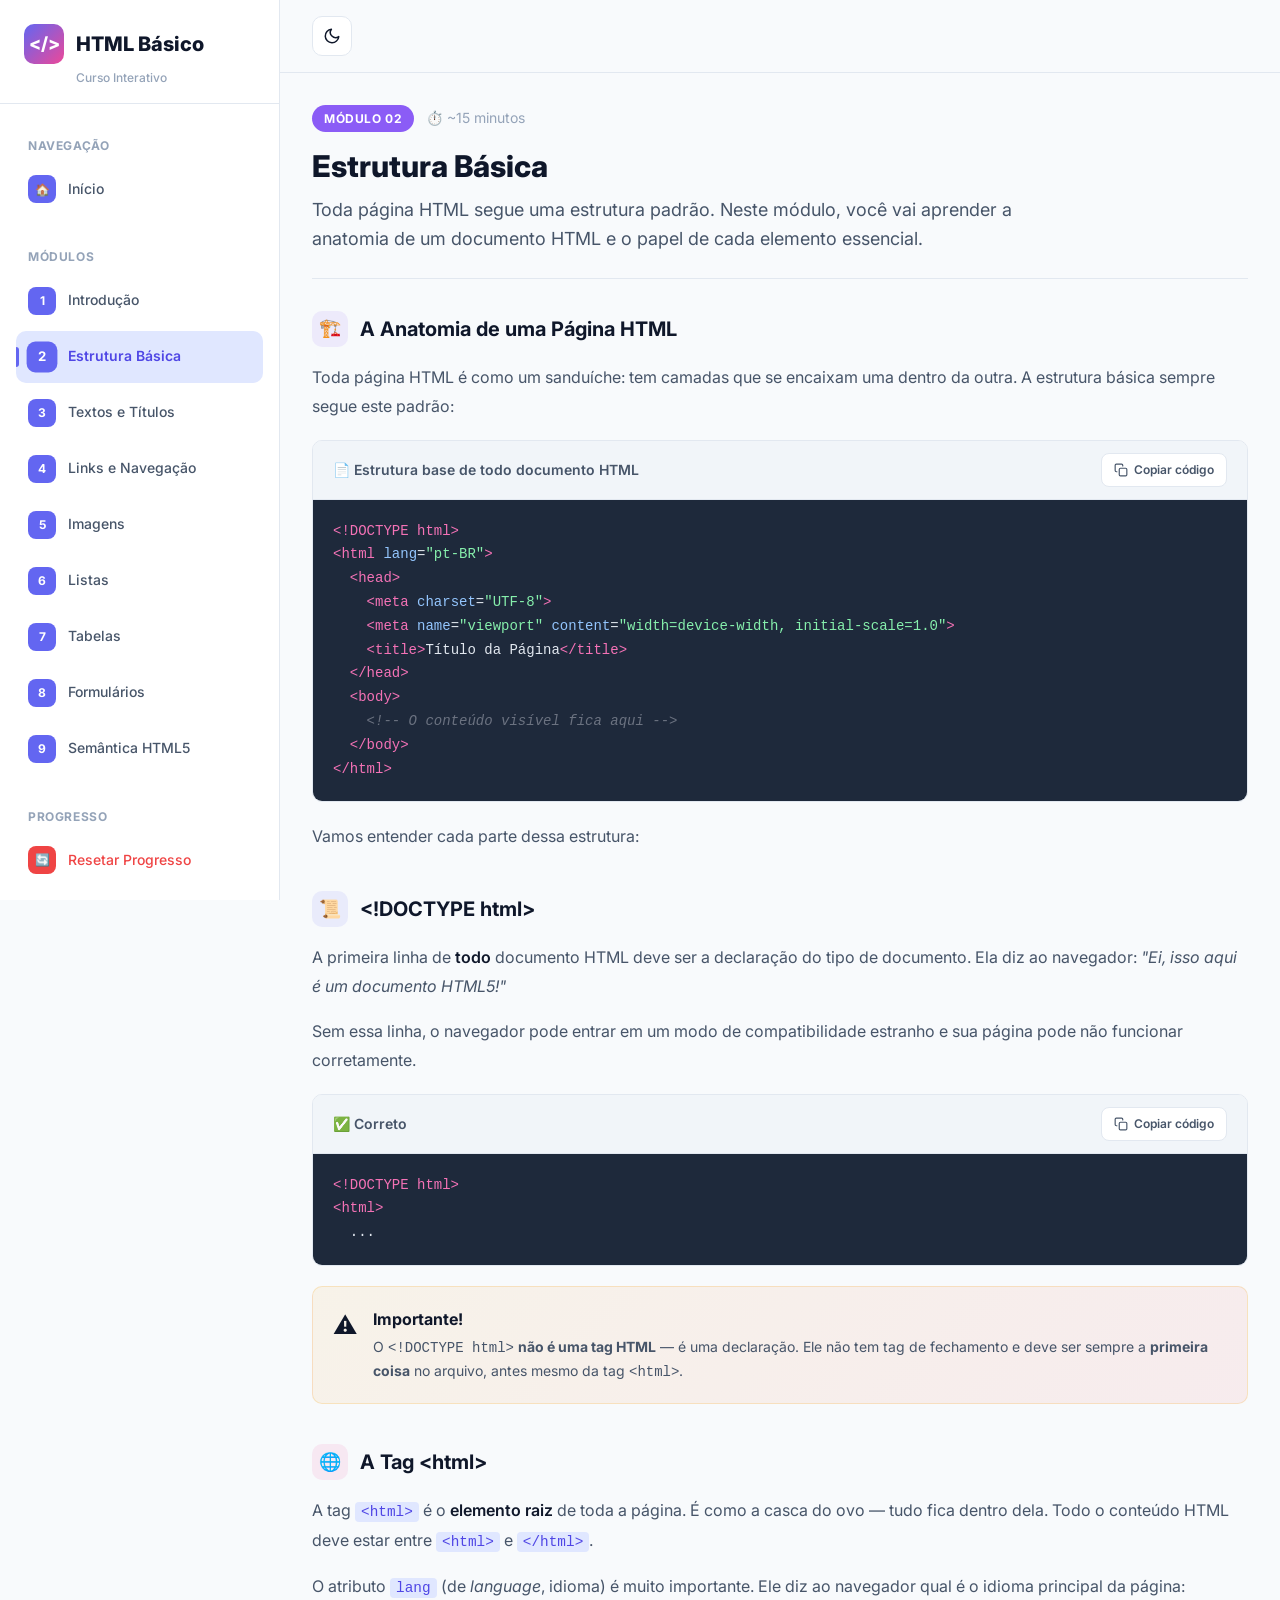
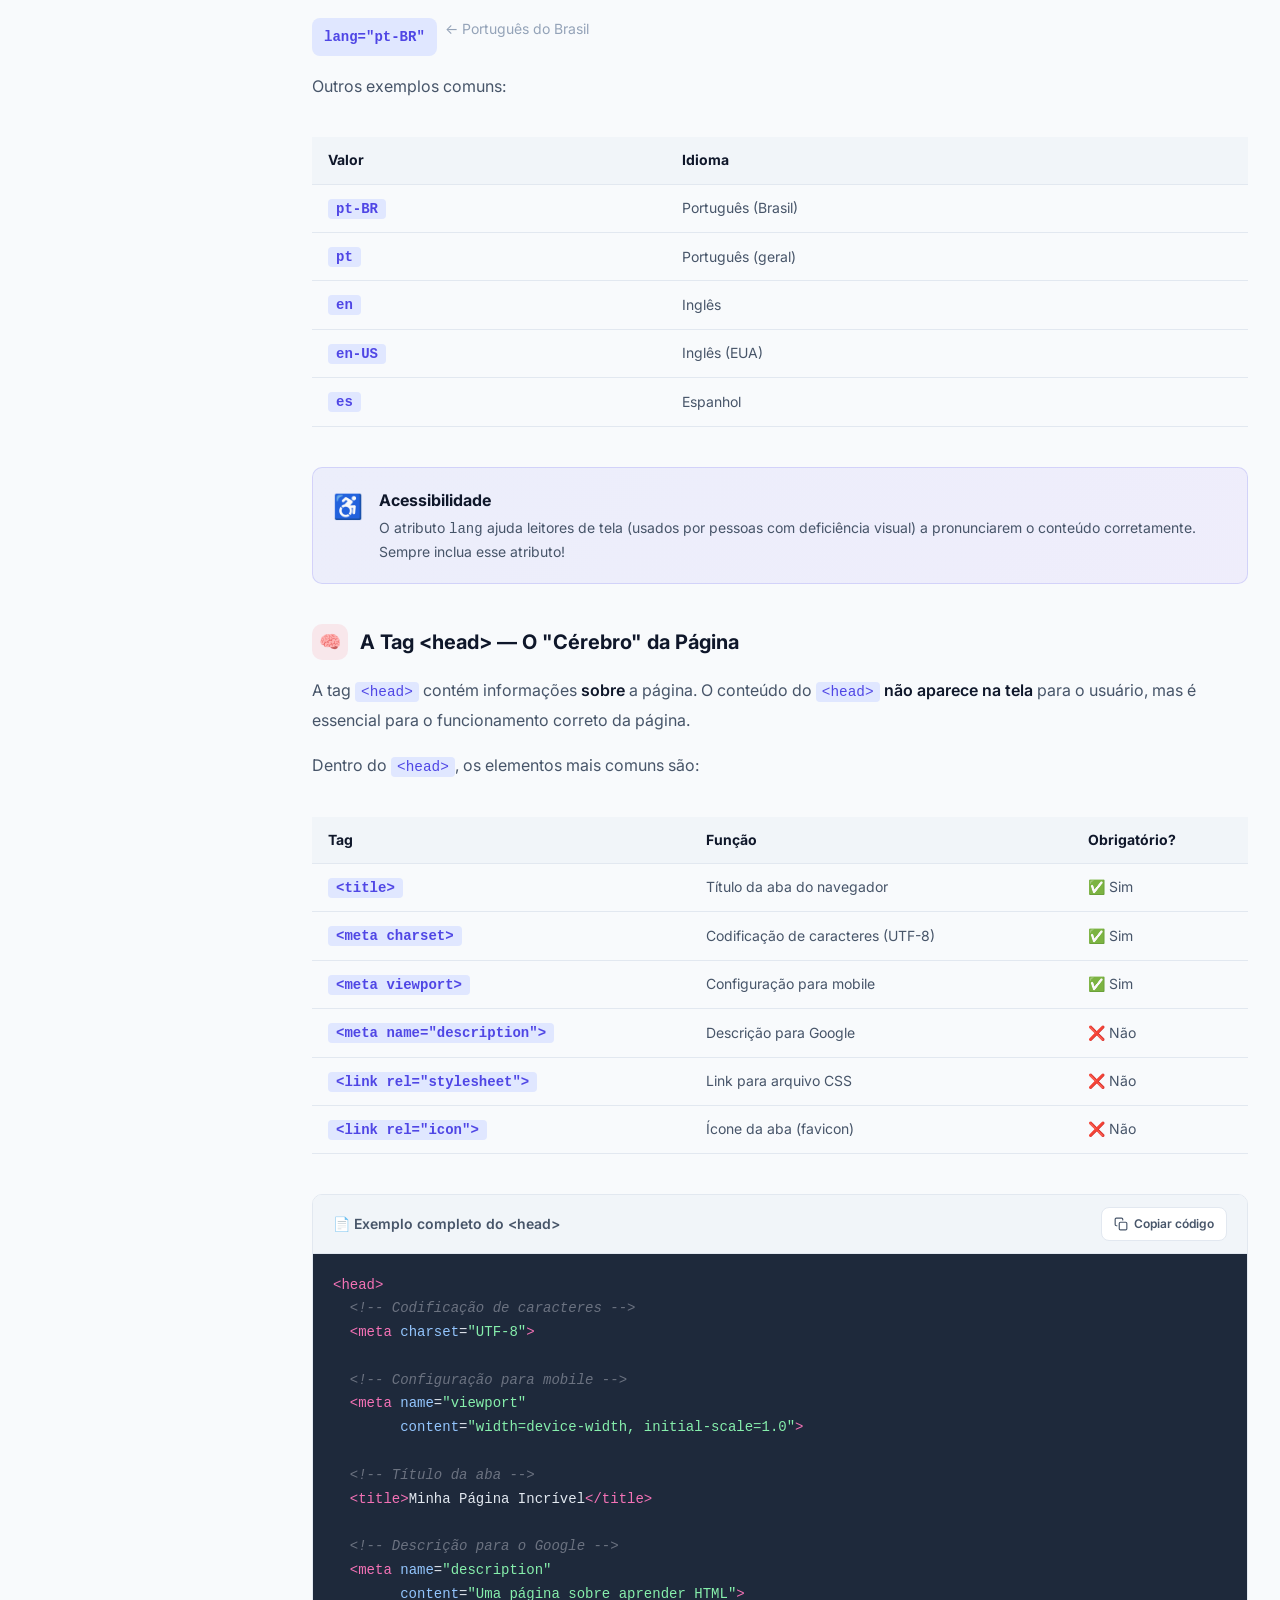
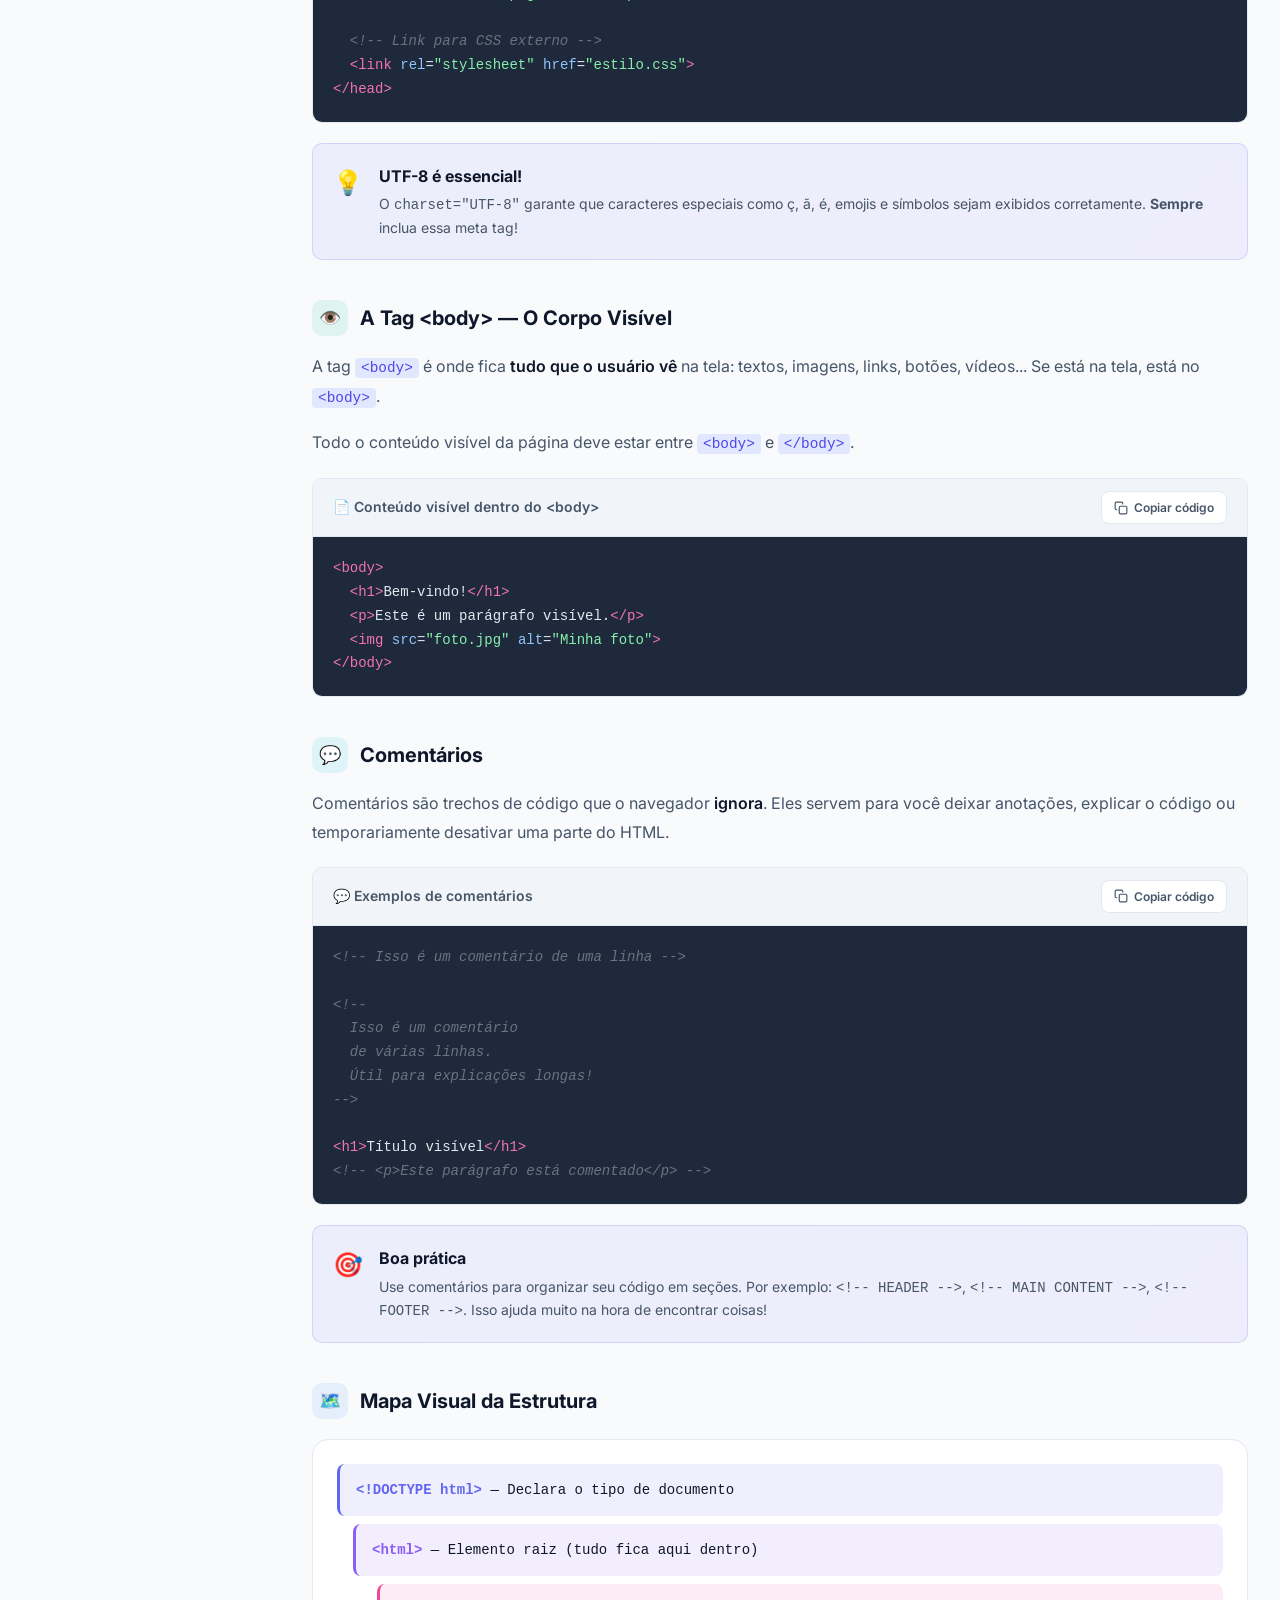
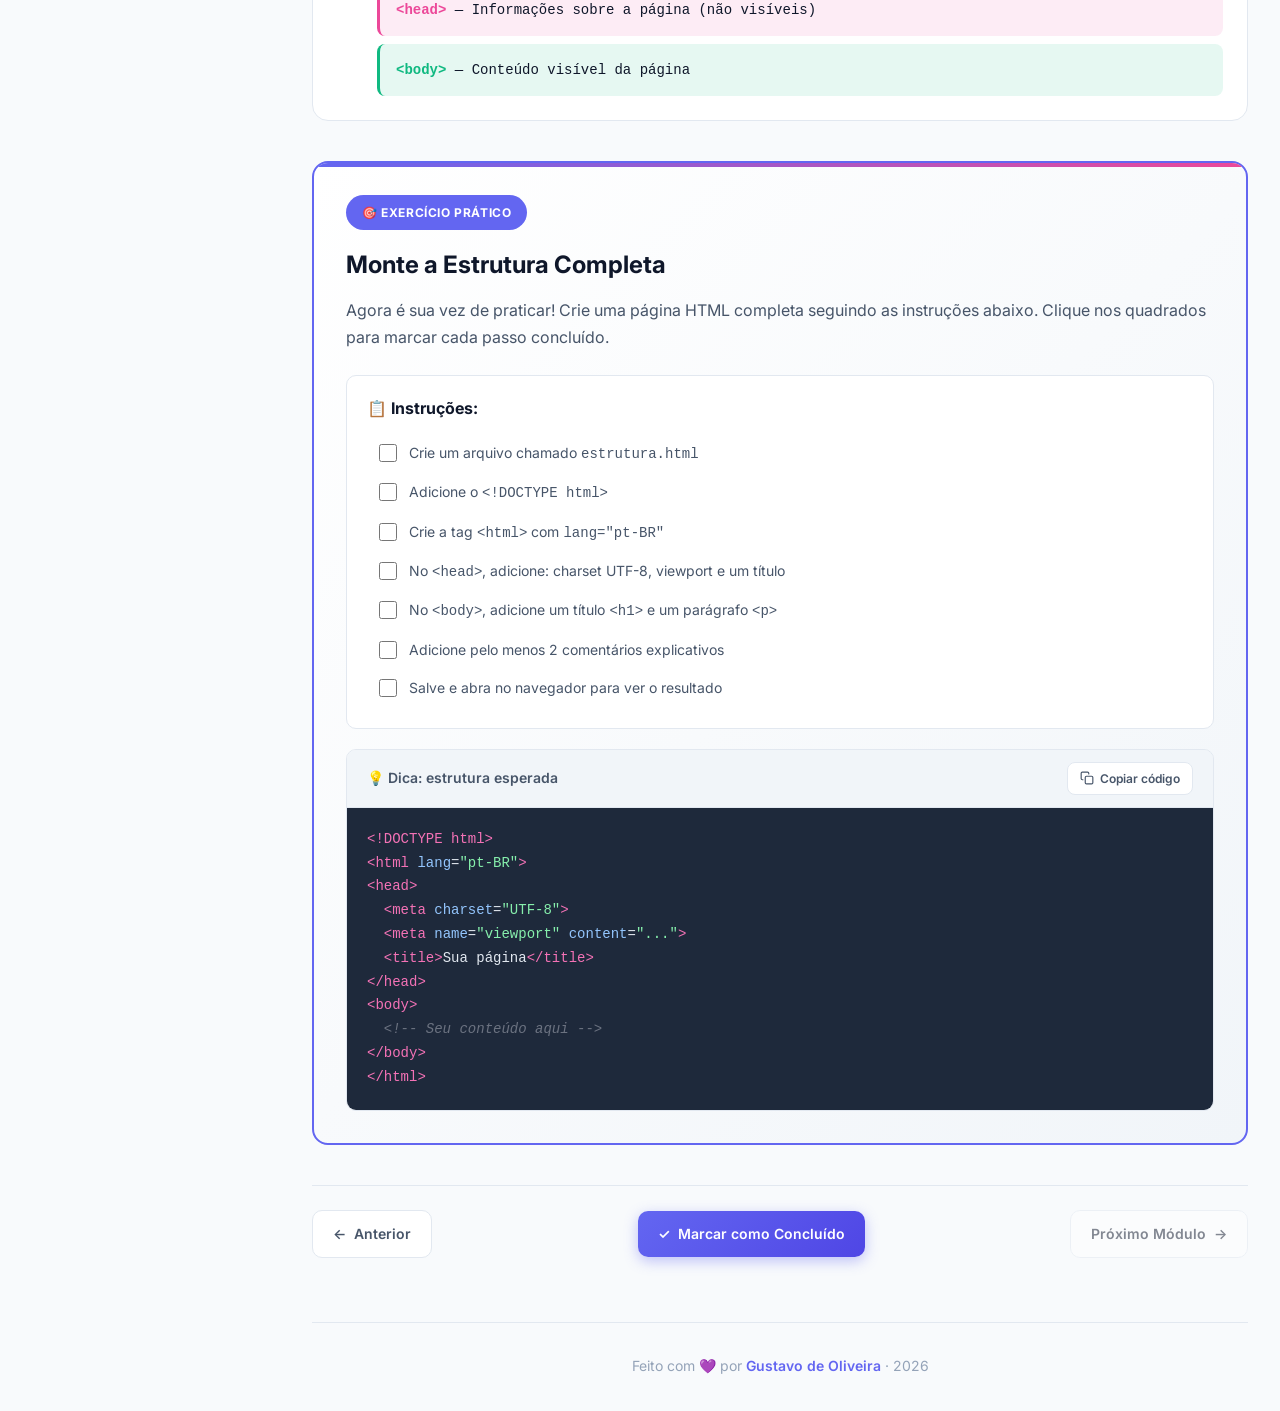
<file: modules/02-estrutura-basica/index.html>
<!DOCTYPE html>
<html lang="pt-BR" data-theme="light">
<head>
  <meta charset="UTF-8">
  <meta name="viewport" content="width=device-width, initial-scale=1.0">
  <title>Estrutura Básica — HTML Básico</title>

  <script>
    (function() {
      const saved = localStorage.getItem('html_curso_theme');
      if (saved === 'dark') {
        document.documentElement.setAttribute('data-theme', 'dark');
      }
    })();
  </script>

  <link rel="stylesheet" href="../../css/base.css">
  <link rel="stylesheet" href="../../css/layout.css">
  <link rel="stylesheet" href="../../css/components.css">
  <link rel="stylesheet" href="../../css/theme.css">
  <link rel="icon" href="data:image/svg+xml,<svg xmlns=%22http://www.w3.org/2000/svg%22 viewBox=%220 0 100 100%22><text y=%22.9em%22 font-size=%2290%22>🌐</text></svg>">

  <style>
    .copy-btn {
      display: inline-flex; align-items: center; gap: 6px;
      padding: 6px 12px; background: var(--bg-card);
      border: 1px solid var(--border-color); border-radius: 8px;
      font-size: var(--text-xs); font-weight: 600;
      color: var(--text-secondary); cursor: pointer;
      transition: all var(--transition-fast);
      font-family: var(--font-family);
    }
    .copy-btn:hover {
      background: var(--bg-hover); border-color: var(--color-primary);
      color: var(--color-primary);
    }
    .copy-btn.copied {
      background: #d1fae5; border-color: #10b981; color: #065f46;
    }
    [data-theme="dark"] .copy-btn.copied {
      background: rgba(16, 185, 129, 0.2); color: #34d399;
    }
    .exercise-checklist {
      list-style: none; padding: 0; margin: 0;
    }
    .exercise-checklist li {
      padding: var(--space-2) 0;
      display: flex; align-items: flex-start; gap: var(--space-3);
      color: var(--text-secondary); font-size: var(--text-sm);
      cursor: pointer; transition: all var(--transition-fast);
      border-radius: 8px; padding: var(--space-2) var(--space-3);
    }
    .exercise-checklist li:hover { background: var(--bg-hover); }
    .exercise-checklist input[type="checkbox"] {
      width: 18px; height: 18px; min-width: 18px; margin-top: 2px;
      accent-color: var(--color-primary); cursor: pointer;
    }
    .exercise-checklist li.checked {
      text-decoration: line-through; opacity: 0.6;
    }
    .exercise-checklist li.checked:hover { opacity: 0.8; }
  </style>
</head>
<body>
  <div class="app">
    <div class="sidebar-overlay"></div>

    <aside class="sidebar">
      <div class="sidebar-header">
        <a href="../../index.html" class="sidebar-logo">
          <div class="sidebar-logo-icon">&lt;/&gt;</div>
          <span>HTML Básico</span>
        </a>
        <div class="sidebar-subtitle">Curso Interativo</div>
      </div>

      <nav class="sidebar-nav">
        <div class="sidebar-section-title">Navegação</div>
        <a href="../../index.html" class="sidebar-link">
          <span class="sidebar-link-number" style="background: var(--color-primary); color: white;">🏠</span>
          <span>Início</span>
        </a>

        <div class="sidebar-section-title" style="margin-top: var(--space-4);">Módulos</div>
        <a href="../01-introducao/index.html" class="sidebar-link" data-module-id="1">
          <span class="sidebar-link-number" style="background: var(--mod-01); color: white;">1</span>
          <span>Introdução</span>
        </a>
        <a href="../02-estrutura-basica/index.html" class="sidebar-link active" data-module-id="2">
          <span class="sidebar-link-number" style="background: var(--mod-02); color: white;">2</span>
          <span>Estrutura Básica</span>
        </a>
        <a href="../03-textos-e-titulos/index.html" class="sidebar-link" data-module-id="3">
          <span class="sidebar-link-number" style="background: var(--mod-03); color: white;">3</span>
          <span>Textos e Títulos</span>
        </a>
        <a href="../04-links-e-navegacao/index.html" class="sidebar-link" data-module-id="4">
          <span class="sidebar-link-number" style="background: var(--mod-04); color: white;">4</span>
          <span>Links e Navegação</span>
        </a>
        <a href="../05-imagens/index.html" class="sidebar-link" data-module-id="5">
          <span class="sidebar-link-number" style="background: var(--mod-05); color: white;">5</span>
          <span>Imagens</span>
        </a>
        <a href="../06-listas/index.html" class="sidebar-link" data-module-id="6">
          <span class="sidebar-link-number" style="background: var(--mod-06); color: white;">6</span>
          <span>Listas</span>
        </a>
        <a href="../07-tabelas/index.html" class="sidebar-link" data-module-id="7">
          <span class="sidebar-link-number" style="background: var(--mod-07); color: white;">7</span>
          <span>Tabelas</span>
        </a>
        <a href="../08-formularios/index.html" class="sidebar-link" data-module-id="8">
          <span class="sidebar-link-number" style="background: var(--mod-08); color: white;">8</span>
          <span>Formulários</span>
        </a>
        <a href="../09-semantica-html5/index.html" class="sidebar-link" data-module-id="9">
          <span class="sidebar-link-number" style="background: var(--mod-09); color: white;">9</span>
          <span>Semântica HTML5</span>
        </a>

        <div class="sidebar-section-title" style="margin-top: var(--space-4);">Progresso</div>
        <button class="sidebar-link" id="btnResetProgress" style="color: #ef4444; width: 100%; text-align: left;">
          <span class="sidebar-link-number" style="background: #ef4444; color: white;">🔄</span>
          <span>Resetar Progresso</span>
        </button>
      </nav>

      <div class="sidebar-footer">
        <span style="font-size: var(--text-xs); color: var(--text-muted);">v1.0.0</span>
        <span style="font-size: var(--text-xs); color: var(--text-muted);">🚀</span>
      </div>
    </aside>

    <main class="main">
      <header class="main-header">
        <button class="mobile-toggle" aria-label="Abrir menu">
          <svg width="20" height="20" viewBox="0 0 24 24" fill="none" stroke="currentColor" stroke-width="2" stroke-linecap="round" stroke-linejoin="round"><line x1="3" y1="12" x2="21" y2="12"></line><line x1="3" y1="6" x2="21" y2="6"></line><line x1="3" y1="18" x2="21" y2="18"></line></svg>
        </button>

        <div style="display: flex; align-items: center; gap: var(--space-3);">
          <button class="theme-toggle" id="themeToggle" aria-label="Alternar tema">
            <svg id="sunIcon" width="18" height="18" viewBox="0 0 24 24" fill="none" stroke="currentColor" stroke-width="2" stroke-linecap="round" stroke-linejoin="round" style="display: none;"><circle cx="12" cy="12" r="5"></circle><line x1="12" y1="1" x2="12" y2="3"></line><line x1="12" y1="21" x2="12" y2="23"></line><line x1="4.22" y1="4.22" x2="5.64" y2="5.64"></line><line x1="18.36" y1="18.36" x2="19.78" y2="19.78"></line><line x1="1" y1="12" x2="3" y2="12"></line><line x1="21" y1="12" x2="23" y2="12"></line><line x1="4.22" y1="19.78" x2="5.64" y2="18.36"></line><line x1="18.36" y1="5.64" x2="19.78" y2="4.22"></line></svg>
            <svg id="moonIcon" width="18" height="18" viewBox="0 0 24 24" fill="none" stroke="currentColor" stroke-width="2" stroke-linecap="round" stroke-linejoin="round"><path d="M21 12.79A9 9 0 1 1 11.21 3 7 7 0 0 0 21 12.79z"></path></svg>
          </button>
        </div>
      </header>

      <div class="main-content">

        <div class="module-header">
          <div class="module-header-top">
            <span class="module-header-badge" style="background: var(--mod-02);">Módulo 02</span>
            <span style="font-size: var(--text-sm); color: var(--text-muted);">⏱️ ~15 minutos</span>
          </div>
          <h1 class="module-header-title">Estrutura Básica</h1>
          <p class="module-header-desc">
            Toda página HTML segue uma estrutura padrão. Neste módulo, você vai aprender a anatomia de um documento HTML e o papel de cada elemento essencial.
          </p>
        </div>

        <div class="content-section">
          <h2 class="content-section-title">
            <span class="content-section-title-icon" style="background: rgba(139,92,246,0.1);">🏗️</span>
            A Anatomia de uma Página HTML
          </h2>

          <div class="content-text">
            <p>Toda página HTML é como um sanduíche: tem camadas que se encaixam uma dentro da outra. A estrutura básica sempre segue este padrão:</p>
          </div>

          <div class="code-example">
            <div class="code-example-header">
              <span class="code-example-title">📄 Estrutura base de todo documento HTML</span>
              <button class="copy-btn" data-copy-target="code-anatomia" aria-label="Copiar código">
                <svg width="14" height="14" viewBox="0 0 24 24" fill="none" stroke="currentColor" stroke-width="2" stroke-linecap="round" stroke-linejoin="round"><rect x="9" y="9" width="13" height="13" rx="2" ry="2"></rect><path d="M5 15H4a2 2 0 0 1-2-2V4a2 2 0 0 1 2-2h9a2 2 0 0 1 2 2v1"></path></svg>
                <span class="copy-btn-text">Copiar código</span>
              </button>
            </div>
            <div class="code-example-body" id="code-anatomia">
              <pre><span class="code-tag">&lt;!DOCTYPE html&gt;</span>
<span class="code-tag">&lt;html</span> <span class="code-attr">lang</span>=<span class="code-value">"pt-BR"</span><span class="code-tag">&gt;</span>
  <span class="code-tag">&lt;head&gt;</span>
    <span class="code-tag">&lt;meta</span> <span class="code-attr">charset</span>=<span class="code-value">"UTF-8"</span><span class="code-tag">&gt;</span>
    <span class="code-tag">&lt;meta</span> <span class="code-attr">name</span>=<span class="code-value">"viewport"</span> <span class="code-attr">content</span>=<span class="code-value">"width=device-width, initial-scale=1.0"</span><span class="code-tag">&gt;</span>
    <span class="code-tag">&lt;title&gt;</span><span class="code-text">Título da Página</span><span class="code-tag">&lt;/title&gt;</span>
  <span class="code-tag">&lt;/head&gt;</span>
  <span class="code-tag">&lt;body&gt;</span>
    <span class="code-comment">&lt;!-- O conteúdo visível fica aqui --&gt;</span>
  <span class="code-tag">&lt;/body&gt;</span>
<span class="code-tag">&lt;/html&gt;</span></pre>
            </div>
          </div>

          <div class="content-text">
            <p>Vamos entender cada parte dessa estrutura:</p>
          </div>
        </div>

        <div class="content-section">
          <h2 class="content-section-title">
            <span class="content-section-title-icon" style="background: rgba(99,102,241,0.1);">📜</span>
            &lt;!DOCTYPE html&gt;
          </h2>

          <div class="content-text">
            <p>A primeira linha de <strong>todo</strong> documento HTML deve ser a declaração do tipo de documento. Ela diz ao navegador: <em>"Ei, isso aqui é um documento HTML5!"</em></p>
            <p>Sem essa linha, o navegador pode entrar em um modo de compatibilidade estranho e sua página pode não funcionar corretamente.</p>
          </div>

          <div class="code-example">
            <div class="code-example-header">
              <span class="code-example-title">✅ Correto</span>
              <button class="copy-btn" data-copy-target="code-doctype" aria-label="Copiar código">
                <svg width="14" height="14" viewBox="0 0 24 24" fill="none" stroke="currentColor" stroke-width="2" stroke-linecap="round" stroke-linejoin="round"><rect x="9" y="9" width="13" height="13" rx="2" ry="2"></rect><path d="M5 15H4a2 2 0 0 1-2-2V4a2 2 0 0 1 2-2h9a2 2 0 0 1 2 2v1"></path></svg>
                <span class="copy-btn-text">Copiar código</span>
              </button>
            </div>
            <div class="code-example-body" id="code-doctype">
              <pre><span class="code-tag">&lt;!DOCTYPE html&gt;</span>
<span class="code-tag">&lt;html&gt;</span>
  ...</pre>
            </div>
          </div>

          <div class="warning-box">
            <span class="warning-box-icon">⚠️</span>
            <div class="info-box-content">
              <div class="info-box-title">Importante!</div>
              <div class="info-box-text">
                O <code>&lt;!DOCTYPE html&gt;</code> <strong>não é uma tag HTML</strong> — é uma declaração. Ele não tem tag de fechamento e deve ser sempre a <strong>primeira coisa</strong> no arquivo, antes mesmo da tag <code>&lt;html&gt;</code>.
              </div>
            </div>
          </div>
        </div>

        <div class="content-section">
          <h2 class="content-section-title">
            <span class="content-section-title-icon" style="background: rgba(236,72,153,0.1);">🌐</span>
            A Tag &lt;html&gt;
          </h2>

          <div class="content-text">
            <p>A tag <code>&lt;html&gt;</code> é o <strong>elemento raiz</strong> de toda a página. É como a casca do ovo — tudo fica dentro dela. Todo o conteúdo HTML deve estar entre <code>&lt;html&gt;</code> e <code>&lt;/html&gt;</code>.</p>
            <p>O atributo <code>lang</code> (de <em>language</em>, idioma) é muito importante. Ele diz ao navegador qual é o idioma principal da página:</p>
          </div>

          <div class="tag-list">
            <span class="tag-item">lang="pt-BR"</span>
            <span style="color: var(--text-muted); font-size: var(--text-sm);">← Português do Brasil</span>
          </div>

          <div class="content-text">
            <p>Outros exemplos comuns:</p>
          </div>

          <div class="tags-table-wrapper">
            <table class="tags-table">
            <thead>
              <tr><th>Valor</th><th>Idioma</th></tr>
            </thead>
            <tbody>
              <tr><td><code>pt-BR</code></td><td>Português (Brasil)</td></tr>
              <tr><td><code>pt</code></td><td>Português (geral)</td></tr>
              <tr><td><code>en</code></td><td>Inglês</td></tr>
              <tr><td><code>en-US</code></td><td>Inglês (EUA)</td></tr>
              <tr><td><code>es</code></td><td>Espanhol</td></tr>
            </tbody>
          </table>
          </div>

          <div class="info-box">
            <span class="info-box-icon">♿</span>
            <div class="info-box-content">
              <div class="info-box-title">Acessibilidade</div>
              <div class="info-box-text">
                O atributo <code>lang</code> ajuda leitores de tela (usados por pessoas com deficiência visual) a pronunciarem o conteúdo corretamente. Sempre inclua esse atributo!
              </div>
            </div>
          </div>
        </div>

        <div class="content-section">
          <h2 class="content-section-title">
            <span class="content-section-title-icon" style="background: rgba(244,63,94,0.1);">🧠</span>
            A Tag &lt;head&gt; — O "Cérebro" da Página
          </h2>

          <div class="content-text">
            <p>A tag <code>&lt;head&gt;</code> contém informações <strong>sobre</strong> a página. O conteúdo do <code>&lt;head&gt;</code> <strong>não aparece na tela</strong> para o usuário, mas é essencial para o funcionamento correto da página.</p>
            <p>Dentro do <code>&lt;head&gt;</code>, os elementos mais comuns são:</p>
          </div>

          <div class="tags-table-wrapper">
            <table class="tags-table">
            <thead>
              <tr><th>Tag</th><th>Função</th><th>Obrigatório?</th></tr>
            </thead>
            <tbody>
              <tr><td><code>&lt;title&gt;</code></td><td>Título da aba do navegador</td><td>✅ Sim</td></tr>
              <tr><td><code>&lt;meta charset&gt;</code></td><td>Codificação de caracteres (UTF-8)</td><td>✅ Sim</td></tr>
              <tr><td><code>&lt;meta viewport&gt;</code></td><td>Configuração para mobile</td><td>✅ Sim</td></tr>
              <tr><td><code>&lt;meta name="description"&gt;</code></td><td>Descrição para Google</td><td>❌ Não</td></tr>
              <tr><td><code>&lt;link rel="stylesheet"&gt;</code></td><td>Link para arquivo CSS</td><td>❌ Não</td></tr>
              <tr><td><code>&lt;link rel="icon"&gt;</code></td><td>Ícone da aba (favicon)</td><td>❌ Não</td></tr>
            </tbody>
          </table>
          </div>

          <div class="code-example">
            <div class="code-example-header">
              <span class="code-example-title">📄 Exemplo completo do &lt;head&gt;</span>
              <button class="copy-btn" data-copy-target="code-head" aria-label="Copiar código">
                <svg width="14" height="14" viewBox="0 0 24 24" fill="none" stroke="currentColor" stroke-width="2" stroke-linecap="round" stroke-linejoin="round"><rect x="9" y="9" width="13" height="13" rx="2" ry="2"></rect><path d="M5 15H4a2 2 0 0 1-2-2V4a2 2 0 0 1 2-2h9a2 2 0 0 1 2 2v1"></path></svg>
                <span class="copy-btn-text">Copiar código</span>
              </button>
            </div>
            <div class="code-example-body" id="code-head">
              <pre><span class="code-tag">&lt;head&gt;</span>
  <span class="code-comment">&lt;!-- Codificação de caracteres --&gt;</span>
  <span class="code-tag">&lt;meta</span> <span class="code-attr">charset</span>=<span class="code-value">"UTF-8"</span><span class="code-tag">&gt;</span>

  <span class="code-comment">&lt;!-- Configuração para mobile --&gt;</span>
  <span class="code-tag">&lt;meta</span> <span class="code-attr">name</span>=<span class="code-value">"viewport"</span> 
        <span class="code-attr">content</span>=<span class="code-value">"width=device-width, initial-scale=1.0"</span><span class="code-tag">&gt;</span>

  <span class="code-comment">&lt;!-- Título da aba --&gt;</span>
  <span class="code-tag">&lt;title&gt;</span><span class="code-text">Minha Página Incrível</span><span class="code-tag">&lt;/title&gt;</span>

  <span class="code-comment">&lt;!-- Descrição para o Google --&gt;</span>
  <span class="code-tag">&lt;meta</span> <span class="code-attr">name</span>=<span class="code-value">"description"</span> 
        <span class="code-attr">content</span>=<span class="code-value">"Uma página sobre aprender HTML"</span><span class="code-tag">&gt;</span>

  <span class="code-comment">&lt;!-- Link para CSS externo --&gt;</span>
  <span class="code-tag">&lt;link</span> <span class="code-attr">rel</span>=<span class="code-value">"stylesheet"</span> <span class="code-attr">href</span>=<span class="code-value">"estilo.css"</span><span class="code-tag">&gt;</span>
<span class="code-tag">&lt;/head&gt;</span></pre>
            </div>
          </div>

          <div class="info-box">
            <span class="info-box-icon">💡</span>
            <div class="info-box-content">
              <div class="info-box-title">UTF-8 é essencial!</div>
              <div class="info-box-text">
                O <code>charset="UTF-8"</code> garante que caracteres especiais como ç, ã, é, emojis e símbolos sejam exibidos corretamente. <strong>Sempre</strong> inclua essa meta tag!
              </div>
            </div>
          </div>
        </div>

        <div class="content-section">
          <h2 class="content-section-title">
            <span class="content-section-title-icon" style="background: rgba(16,185,129,0.1);">👁️</span>
            A Tag &lt;body&gt; — O Corpo Visível
          </h2>

          <div class="content-text">
            <p>A tag <code>&lt;body&gt;</code> é onde fica <strong>tudo que o usuário vê</strong> na tela: textos, imagens, links, botões, vídeos... Se está na tela, está no <code>&lt;body&gt;</code>.</p>
            <p>Todo o conteúdo visível da página deve estar entre <code>&lt;body&gt;</code> e <code>&lt;/body&gt;</code>.</p>
          </div>

          <div class="code-example">
            <div class="code-example-header">
              <span class="code-example-title">📄 Conteúdo visível dentro do &lt;body&gt;</span>
              <button class="copy-btn" data-copy-target="code-body" aria-label="Copiar código">
                <svg width="14" height="14" viewBox="0 0 24 24" fill="none" stroke="currentColor" stroke-width="2" stroke-linecap="round" stroke-linejoin="round"><rect x="9" y="9" width="13" height="13" rx="2" ry="2"></rect><path d="M5 15H4a2 2 0 0 1-2-2V4a2 2 0 0 1 2-2h9a2 2 0 0 1 2 2v1"></path></svg>
                <span class="copy-btn-text">Copiar código</span>
              </button>
            </div>
            <div class="code-example-body" id="code-body">
              <pre><span class="code-tag">&lt;body&gt;</span>
  <span class="code-tag">&lt;h1&gt;</span><span class="code-text">Bem-vindo!</span><span class="code-tag">&lt;/h1&gt;</span>
  <span class="code-tag">&lt;p&gt;</span><span class="code-text">Este é um parágrafo visível.</span><span class="code-tag">&lt;/p&gt;</span>
  <span class="code-tag">&lt;img</span> <span class="code-attr">src</span>=<span class="code-value">"foto.jpg"</span> <span class="code-attr">alt</span>=<span class="code-value">"Minha foto"</span><span class="code-tag">&gt;</span>
<span class="code-tag">&lt;/body&gt;</span></pre>
            </div>
          </div>
        </div>

        <div class="content-section">
          <h2 class="content-section-title">
            <span class="content-section-title-icon" style="background: rgba(6,182,212,0.1);">💬</span>
            Comentários
          </h2>

          <div class="content-text">
            <p>Comentários são trechos de código que o navegador <strong>ignora</strong>. Eles servem para você deixar anotações, explicar o código ou temporariamente desativar uma parte do HTML.</p>
          </div>

          <div class="code-example">
            <div class="code-example-header">
              <span class="code-example-title">💬 Exemplos de comentários</span>
              <button class="copy-btn" data-copy-target="code-comments" aria-label="Copiar código">
                <svg width="14" height="14" viewBox="0 0 24 24" fill="none" stroke="currentColor" stroke-width="2" stroke-linecap="round" stroke-linejoin="round"><rect x="9" y="9" width="13" height="13" rx="2" ry="2"></rect><path d="M5 15H4a2 2 0 0 1-2-2V4a2 2 0 0 1 2-2h9a2 2 0 0 1 2 2v1"></path></svg>
                <span class="copy-btn-text">Copiar código</span>
              </button>
            </div>
            <div class="code-example-body" id="code-comments">
              <pre><span class="code-comment">&lt;!-- Isso é um comentário de uma linha --&gt;</span>

<span class="code-comment">&lt;!--
  Isso é um comentário
  de várias linhas.
  Útil para explicações longas!
--&gt;</span>

<span class="code-tag">&lt;h1&gt;</span><span class="code-text">Título visível</span><span class="code-tag">&lt;/h1&gt;</span>
<span class="code-comment">&lt;!-- &lt;p&gt;Este parágrafo está comentado&lt;/p&gt; --&gt;</span></pre>
            </div>
          </div>

          <div class="info-box">
            <span class="info-box-icon">🎯</span>
            <div class="info-box-content">
              <div class="info-box-title">Boa prática</div>
              <div class="info-box-text">
                Use comentários para organizar seu código em seções. Por exemplo: <code>&lt;!-- HEADER --&gt;</code>, <code>&lt;!-- MAIN CONTENT --&gt;</code>, <code>&lt;!-- FOOTER --&gt;</code>. Isso ajuda muito na hora de encontrar coisas!
              </div>
            </div>
          </div>
        </div>

        <div class="content-section">
          <h2 class="content-section-title">
            <span class="content-section-title-icon" style="background: rgba(59,130,246,0.1);">🗺️</span>
            Mapa Visual da Estrutura
          </h2>

          <div class="diagram-box" style="text-align: left;">
            <div style="font-family: var(--font-mono); font-size: var(--text-sm); line-height: 2;">
              <div style="padding: var(--space-3) var(--space-4); background: rgba(99,102,241,0.1); border-radius: 8px; border-left: 3px solid var(--color-primary);">
                <strong style="color: var(--color-primary);">&lt;!DOCTYPE html&gt;</strong> — Declara o tipo de documento
              </div>
              <div style="margin-left: var(--space-4); margin-top: var(--space-2);">
                <div style="padding: var(--space-3) var(--space-4); background: rgba(139,92,246,0.1); border-radius: 8px; border-left: 3px solid var(--mod-02);">
                  <strong style="color: var(--mod-02);">&lt;html&gt;</strong> — Elemento raiz (tudo fica aqui dentro)
                </div>
                <div style="margin-left: var(--space-6); margin-top: var(--space-2);">
                  <div style="padding: var(--space-3) var(--space-4); background: rgba(236,72,153,0.1); border-radius: 8px; border-left: 3px solid var(--mod-03); margin-bottom: var(--space-2);">
                    <strong style="color: var(--mod-03);">&lt;head&gt;</strong> — Informações sobre a página (não visíveis)
                  </div>
                  <div style="padding: var(--space-3) var(--space-4); background: rgba(16,185,129,0.1); border-radius: 8px; border-left: 3px solid var(--mod-06);">
                    <strong style="color: var(--mod-06);">&lt;body&gt;</strong> — Conteúdo visível da página
                  </div>
                </div>
              </div>
            </div>
          </div>
        </div>

        <div class="exercise-section">
          <div class="exercise-badge">🎯 Exercício Prático</div>
          <h2 class="exercise-title">Monte a Estrutura Completa</h2>
          <p class="exercise-desc">
            Agora é sua vez de praticar! Crie uma página HTML completa seguindo as instruções abaixo. Clique nos quadrados para marcar cada passo concluído.
          </p>

          <div class="exercise-task">
            <div class="exercise-task-title">📋 Instruções:</div>
            <ul class="exercise-checklist" id="exercise-checklist" data-module="2">
              <li data-step="1"><input type="checkbox" id="step-2-1"><label for="step-2-1">Crie um arquivo chamado <code>estrutura.html</code></label></li>
              <li data-step="2"><input type="checkbox" id="step-2-2"><label for="step-2-2">Adicione o <code>&lt;!DOCTYPE html&gt;</code></label></li>
              <li data-step="3"><input type="checkbox" id="step-2-3"><label for="step-2-3">Crie a tag <code>&lt;html&gt;</code> com <code>lang="pt-BR"</code></label></li>
              <li data-step="4"><input type="checkbox" id="step-2-4"><label for="step-2-4">No <code>&lt;head&gt;</code>, adicione: charset UTF-8, viewport e um título</label></li>
              <li data-step="5"><input type="checkbox" id="step-2-5"><label for="step-2-5">No <code>&lt;body&gt;</code>, adicione um título <code>&lt;h1&gt;</code> e um parágrafo <code>&lt;p&gt;</code></label></li>
              <li data-step="6"><input type="checkbox" id="step-2-6"><label for="step-2-6">Adicione pelo menos 2 comentários explicativos</label></li>
              <li data-step="7"><input type="checkbox" id="step-2-7"><label for="step-2-7">Salve e abra no navegador para ver o resultado</label></li>
            </ul>
          </div>

          <div class="code-example" style="margin-bottom: 0;">
            <div class="code-example-header">
              <span class="code-example-title">💡 Dica: estrutura esperada</span>
              <button class="copy-btn" data-copy-target="code-dica" aria-label="Copiar código">
                <svg width="14" height="14" viewBox="0 0 24 24" fill="none" stroke="currentColor" stroke-width="2" stroke-linecap="round" stroke-linejoin="round"><rect x="9" y="9" width="13" height="13" rx="2" ry="2"></rect><path d="M5 15H4a2 2 0 0 1-2-2V4a2 2 0 0 1 2-2h9a2 2 0 0 1 2 2v1"></path></svg>
                <span class="copy-btn-text">Copiar código</span>
              </button>
            </div>
            <div class="code-example-body" id="code-dica">
              <pre><span class="code-tag">&lt;!DOCTYPE html&gt;</span>
<span class="code-tag">&lt;html</span> <span class="code-attr">lang</span>=<span class="code-value">"pt-BR"</span><span class="code-tag">&gt;</span>
<span class="code-tag">&lt;head&gt;</span>
  <span class="code-tag">&lt;meta</span> <span class="code-attr">charset</span>=<span class="code-value">"UTF-8"</span><span class="code-tag">&gt;</span>
  <span class="code-tag">&lt;meta</span> <span class="code-attr">name</span>=<span class="code-value">"viewport"</span> <span class="code-attr">content</span>=<span class="code-value">"..."</span><span class="code-tag">&gt;</span>
  <span class="code-tag">&lt;title&gt;</span><span class="code-text">Sua página</span><span class="code-tag">&lt;/title&gt;</span>
<span class="code-tag">&lt;/head&gt;</span>
<span class="code-tag">&lt;body&gt;</span>
  <span class="code-comment">&lt;!-- Seu conteúdo aqui --&gt;</span>
<span class="code-tag">&lt;/body&gt;</span>
<span class="code-tag">&lt;/html&gt;</span></pre>
            </div>
          </div>
        </div>

        <div class="module-nav">
          <a href="../01-introducao/index.html" class="module-nav-btn module-nav-btn-prev">
            <span>←</span><span>Anterior</span>
          </a>
          <button class="module-nav-btn module-nav-btn-complete" id="btnComplete" data-module="2">
            <span>✓</span><span>Marcar como Concluído</span>
          </button>
          <a href="../03-textos-e-titulos/index.html" class="module-nav-btn module-nav-btn-next" id="btnNext">
            <span>Próximo Módulo</span><span>→</span>
          </a>
        </div>

        <footer style="margin-top: var(--space-16); padding: var(--space-8) 0; border-top: 1px solid var(--border-color); text-align: center;">
          <p style="color: var(--text-muted); font-size: var(--text-sm);">
            Feito com 💜 por <a href="https://github.com/gustavodeoliveiradev" style="color: var(--color-primary); font-weight: 600;">Gustavo de Oliveira</a> · 2026
          </p>
        </footer>
      </div>
    </main>
  </div>

  <script src="../../js/navigation.js"></script>
  <script src="../../js/progress.js"></script>
  <script src="../../js/module-common.js"></script>
</body>
</html>
</file>
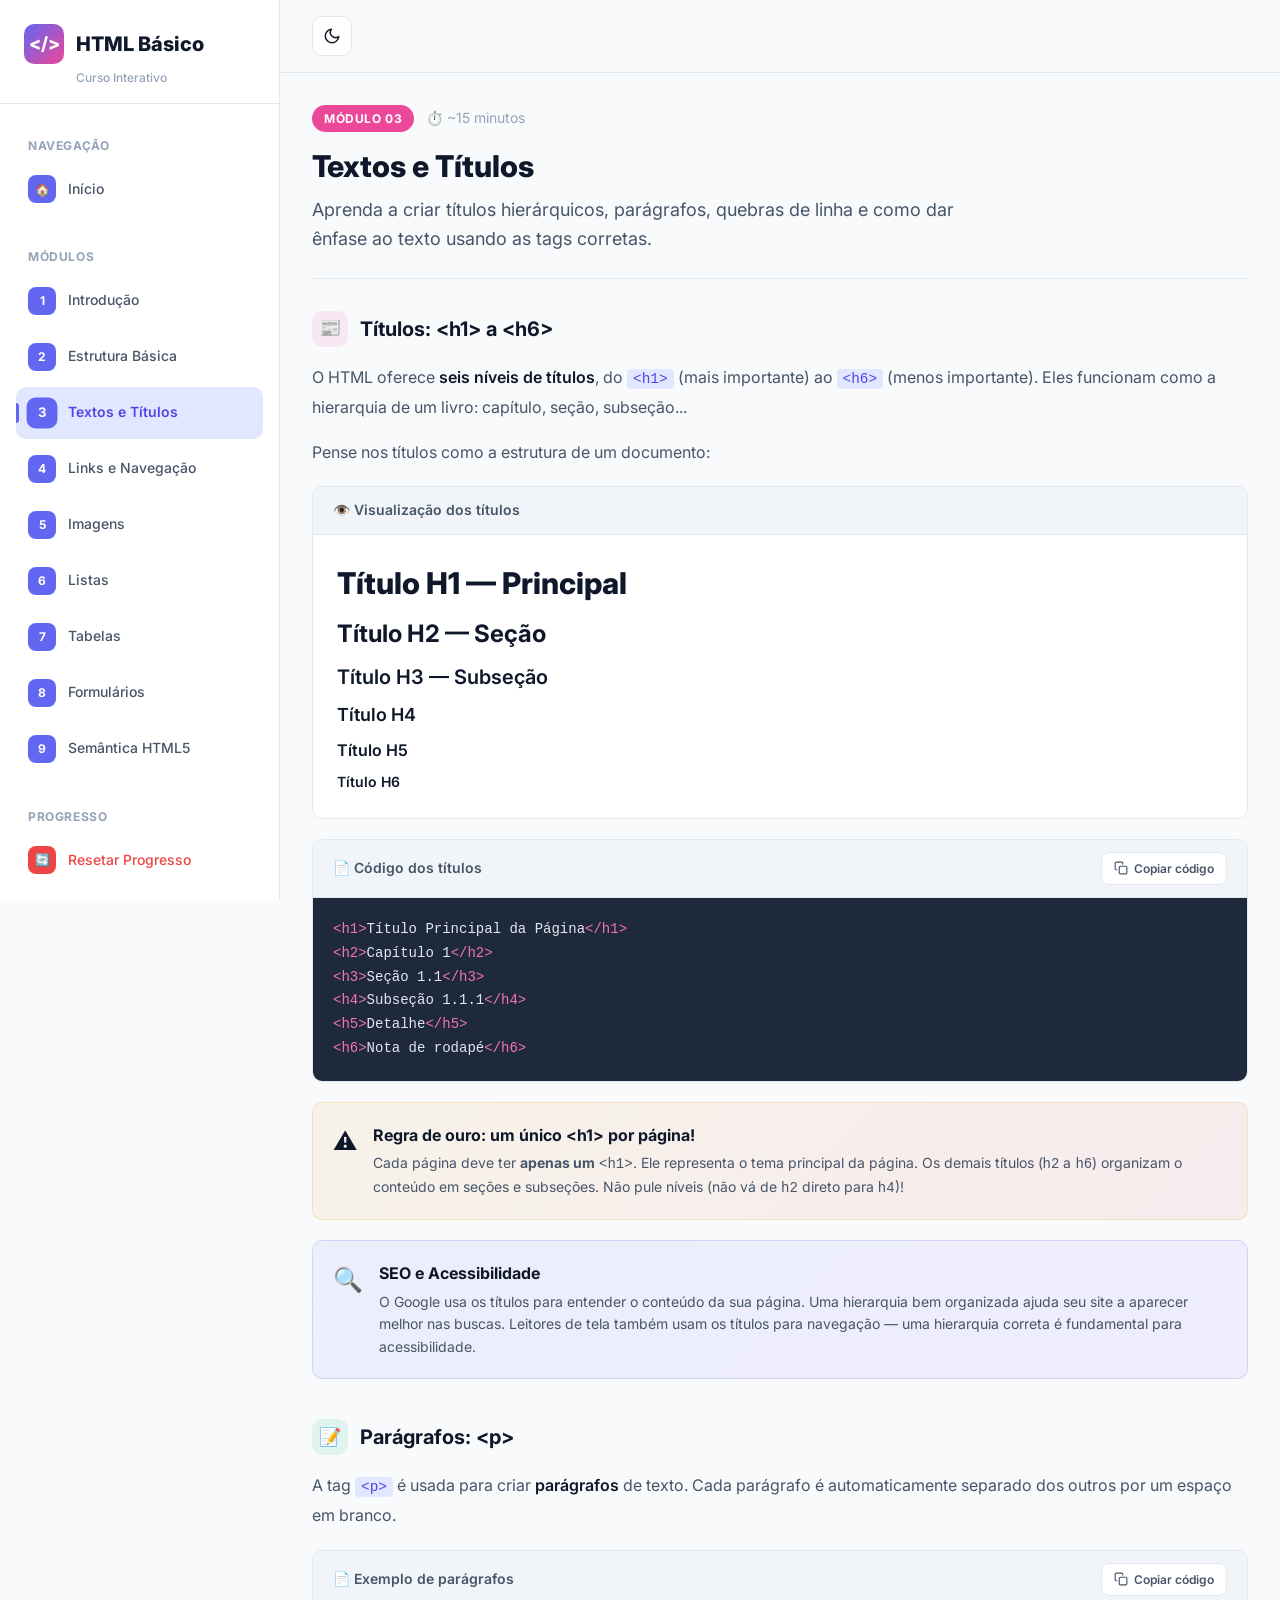
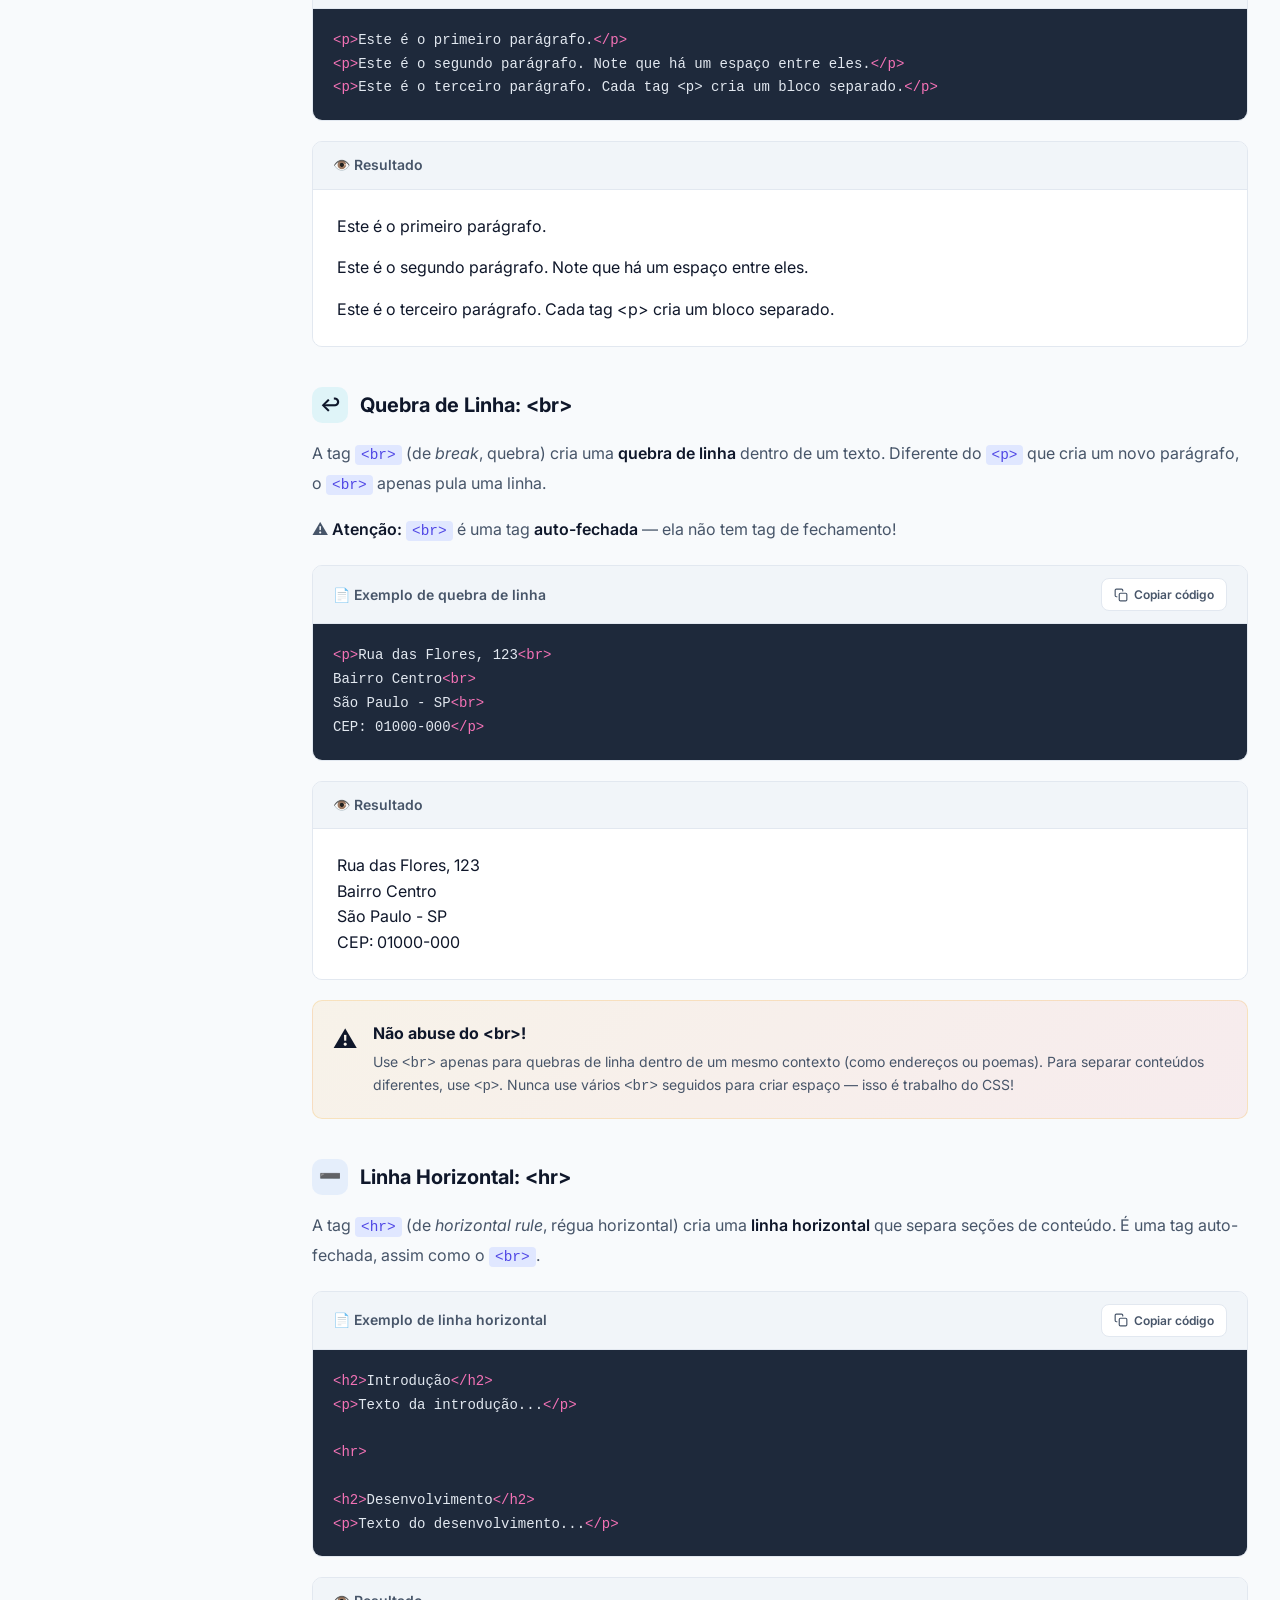
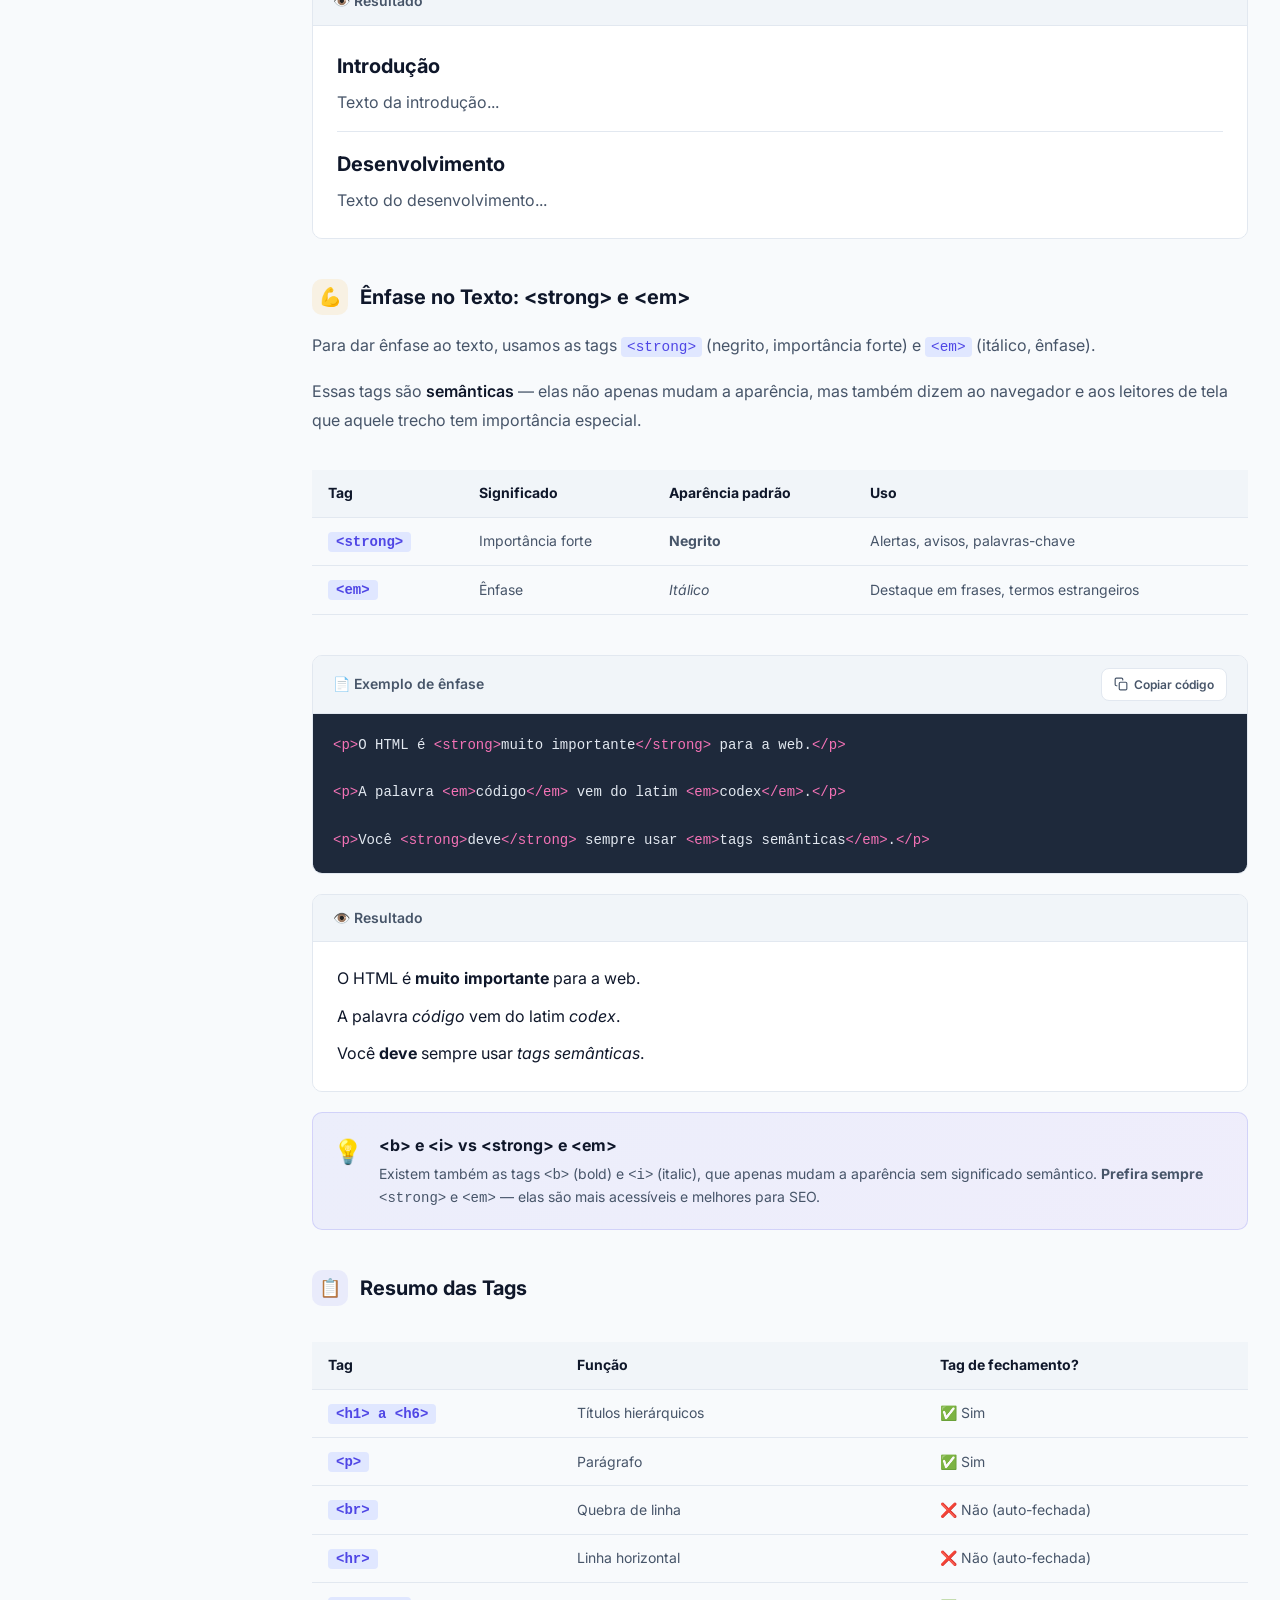
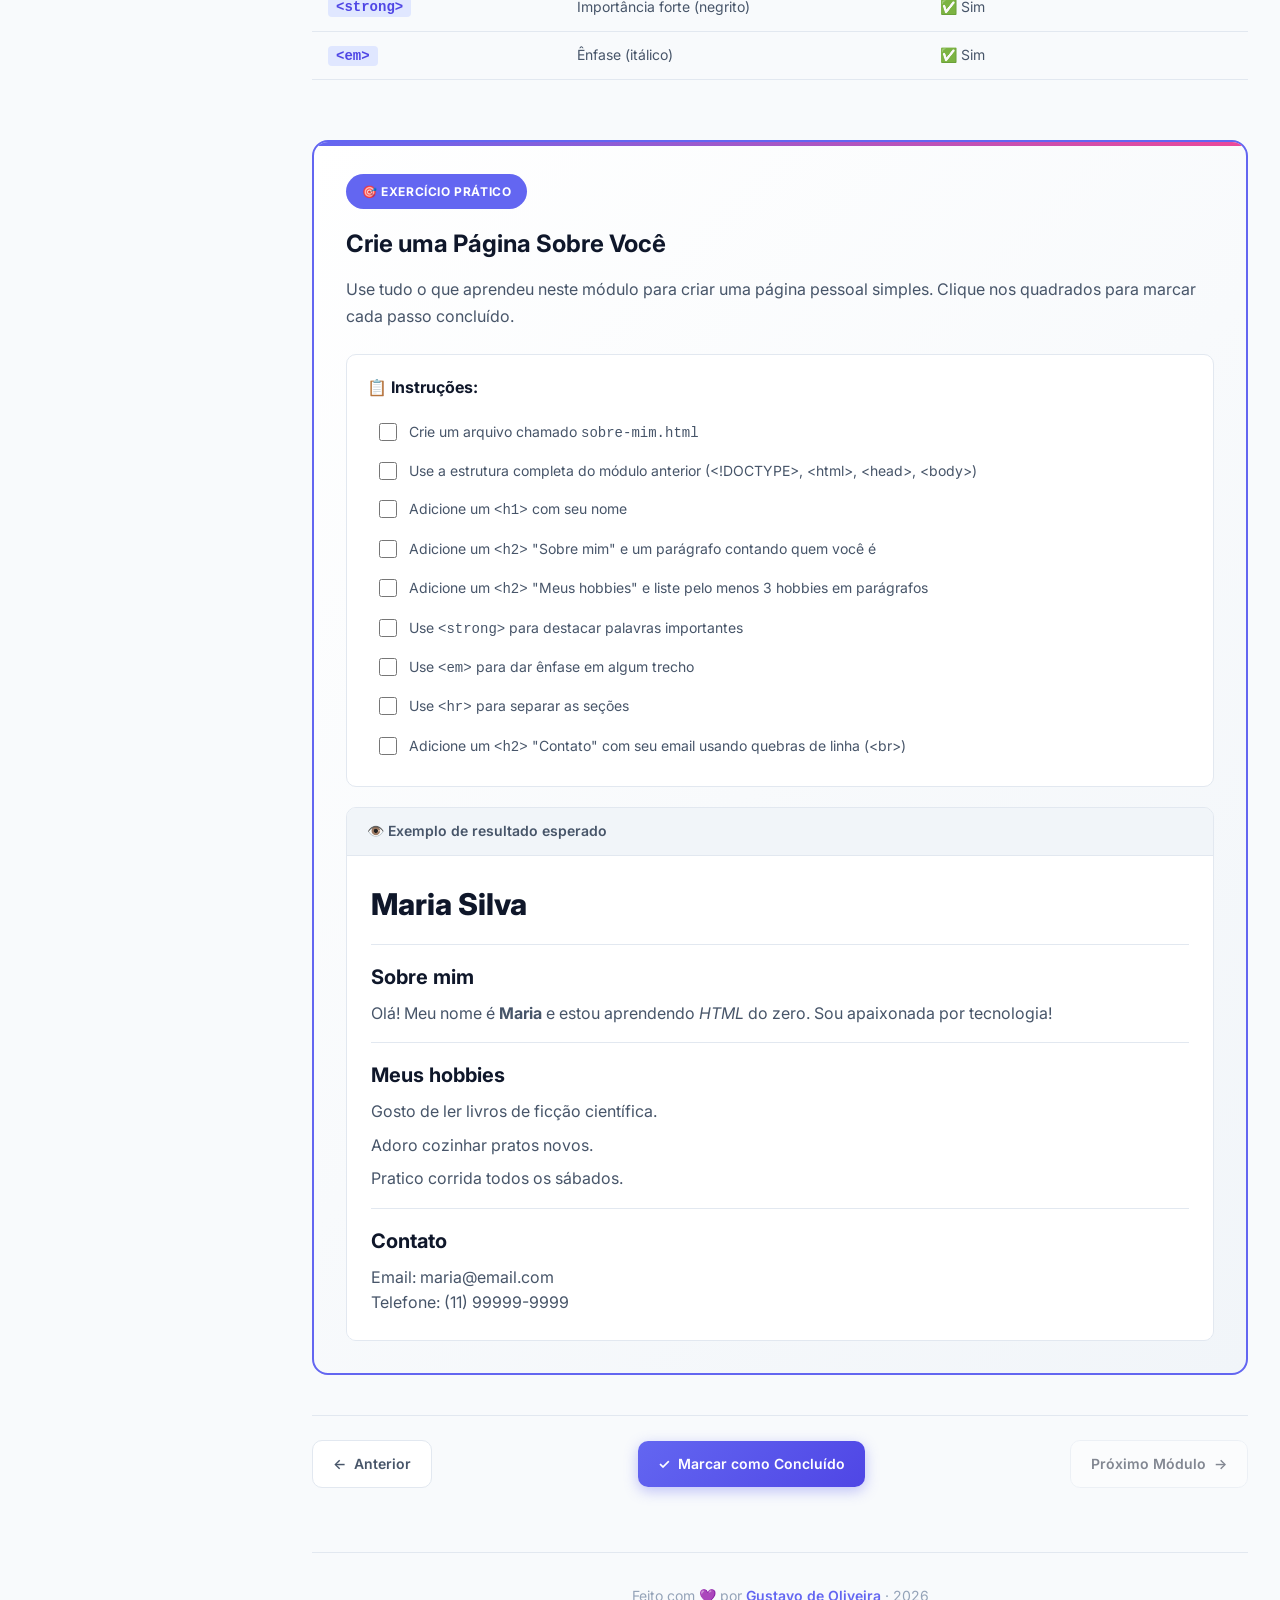
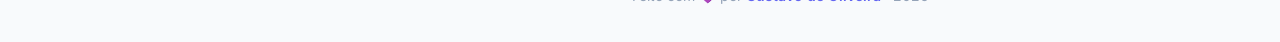
<file: modules/03-textos-e-titulos/index.html>
<!DOCTYPE html>
<html lang="pt-BR" data-theme="light">
<head>
  <meta charset="UTF-8">
  <meta name="viewport" content="width=device-width, initial-scale=1.0">
  <title>Textos e Títulos — HTML Básico</title>

  <script>
    (function() {
      const saved = localStorage.getItem('html_curso_theme');
      if (saved === 'dark') {
        document.documentElement.setAttribute('data-theme', 'dark');
      }
    })();
  </script>

  <link rel="stylesheet" href="../../css/base.css">
  <link rel="stylesheet" href="../../css/layout.css">
  <link rel="stylesheet" href="../../css/components.css">
  <link rel="stylesheet" href="../../css/theme.css">
  <link rel="icon" href="data:image/svg+xml,<svg xmlns=%22http://www.w3.org/2000/svg%22 viewBox=%220 0 100 100%22><text y=%22.9em%22 font-size=%2290%22>🌐</text></svg>">

  <style>
    .copy-btn {
      display: inline-flex; align-items: center; gap: 6px;
      padding: 6px 12px; background: var(--bg-card);
      border: 1px solid var(--border-color); border-radius: 8px;
      font-size: var(--text-xs); font-weight: 600;
      color: var(--text-secondary); cursor: pointer;
      transition: all var(--transition-fast);
      font-family: var(--font-family);
    }
    .copy-btn:hover {
      background: var(--bg-hover); border-color: var(--color-primary);
      color: var(--color-primary);
    }
    .copy-btn.copied {
      background: #d1fae5; border-color: #10b981; color: #065f46;
    }
    [data-theme="dark"] .copy-btn.copied {
      background: rgba(16, 185, 129, 0.2); color: #34d399;
    }
    .exercise-checklist {
      list-style: none; padding: 0; margin: 0;
    }
    .exercise-checklist li {
      padding: var(--space-2) 0;
      display: flex; align-items: flex-start; gap: var(--space-3);
      color: var(--text-secondary); font-size: var(--text-sm);
      cursor: pointer; transition: all var(--transition-fast);
      border-radius: 8px; padding: var(--space-2) var(--space-3);
    }
    .exercise-checklist li:hover { background: var(--bg-hover); }
    .exercise-checklist input[type="checkbox"] {
      width: 18px; height: 18px; min-width: 18px; margin-top: 2px;
      accent-color: var(--color-primary); cursor: pointer;
    }
    .exercise-checklist li.checked {
      text-decoration: line-through; opacity: 0.6;
    }
    .exercise-checklist li.checked:hover { opacity: 0.8; }
  </style>
</head>
<body>
  <div class="app">
    <div class="sidebar-overlay"></div>

    <aside class="sidebar">
      <div class="sidebar-header">
        <a href="../../index.html" class="sidebar-logo">
          <div class="sidebar-logo-icon">&lt;/&gt;</div>
          <span>HTML Básico</span>
        </a>
        <div class="sidebar-subtitle">Curso Interativo</div>
      </div>

      <nav class="sidebar-nav">
        <div class="sidebar-section-title">Navegação</div>
        <a href="../../index.html" class="sidebar-link">
          <span class="sidebar-link-number" style="background: var(--color-primary); color: white;">🏠</span>
          <span>Início</span>
        </a>

        <div class="sidebar-section-title" style="margin-top: var(--space-4);">Módulos</div>
        <a href="../01-introducao/index.html" class="sidebar-link" data-module-id="1">
          <span class="sidebar-link-number" style="background: var(--mod-01); color: white;">1</span>
          <span>Introdução</span>
        </a>
        <a href="../02-estrutura-basica/index.html" class="sidebar-link" data-module-id="2">
          <span class="sidebar-link-number" style="background: var(--mod-02); color: white;">2</span>
          <span>Estrutura Básica</span>
        </a>
        <a href="../03-textos-e-titulos/index.html" class="sidebar-link active" data-module-id="3">
          <span class="sidebar-link-number" style="background: var(--mod-03); color: white;">3</span>
          <span>Textos e Títulos</span>
        </a>
        <a href="../04-links-e-navegacao/index.html" class="sidebar-link" data-module-id="4">
          <span class="sidebar-link-number" style="background: var(--mod-04); color: white;">4</span>
          <span>Links e Navegação</span>
        </a>
        <a href="../05-imagens/index.html" class="sidebar-link" data-module-id="5">
          <span class="sidebar-link-number" style="background: var(--mod-05); color: white;">5</span>
          <span>Imagens</span>
        </a>
        <a href="../06-listas/index.html" class="sidebar-link" data-module-id="6">
          <span class="sidebar-link-number" style="background: var(--mod-06); color: white;">6</span>
          <span>Listas</span>
        </a>
        <a href="../07-tabelas/index.html" class="sidebar-link" data-module-id="7">
          <span class="sidebar-link-number" style="background: var(--mod-07); color: white;">7</span>
          <span>Tabelas</span>
        </a>
        <a href="../08-formularios/index.html" class="sidebar-link" data-module-id="8">
          <span class="sidebar-link-number" style="background: var(--mod-08); color: white;">8</span>
          <span>Formulários</span>
        </a>
        <a href="../09-semantica-html5/index.html" class="sidebar-link" data-module-id="9">
          <span class="sidebar-link-number" style="background: var(--mod-09); color: white;">9</span>
          <span>Semântica HTML5</span>
        </a>

        <div class="sidebar-section-title" style="margin-top: var(--space-4);">Progresso</div>
        <button class="sidebar-link" id="btnResetProgress" style="color: #ef4444; width: 100%; text-align: left;">
          <span class="sidebar-link-number" style="background: #ef4444; color: white;">🔄</span>
          <span>Resetar Progresso</span>
        </button>
      </nav>

      <div class="sidebar-footer">
        <span style="font-size: var(--text-xs); color: var(--text-muted);">v1.0.0</span>
        <span style="font-size: var(--text-xs); color: var(--text-muted);">🚀</span>
      </div>
    </aside>

    <main class="main">
      <header class="main-header">
        <button class="mobile-toggle" aria-label="Abrir menu">
          <svg width="20" height="20" viewBox="0 0 24 24" fill="none" stroke="currentColor" stroke-width="2" stroke-linecap="round" stroke-linejoin="round"><line x1="3" y1="12" x2="21" y2="12"></line><line x1="3" y1="6" x2="21" y2="6"></line><line x1="3" y1="18" x2="21" y2="18"></line></svg>
        </button>

        <div style="display: flex; align-items: center; gap: var(--space-3);">
          <button class="theme-toggle" id="themeToggle" aria-label="Alternar tema">
            <svg id="sunIcon" width="18" height="18" viewBox="0 0 24 24" fill="none" stroke="currentColor" stroke-width="2" stroke-linecap="round" stroke-linejoin="round" style="display: none;"><circle cx="12" cy="12" r="5"></circle><line x1="12" y1="1" x2="12" y2="3"></line><line x1="12" y1="21" x2="12" y2="23"></line><line x1="4.22" y1="4.22" x2="5.64" y2="5.64"></line><line x1="18.36" y1="18.36" x2="19.78" y2="19.78"></line><line x1="1" y1="12" x2="3" y2="12"></line><line x1="21" y1="12" x2="23" y2="12"></line><line x1="4.22" y1="19.78" x2="5.64" y2="18.36"></line><line x1="18.36" y1="5.64" x2="19.78" y2="4.22"></line></svg>
            <svg id="moonIcon" width="18" height="18" viewBox="0 0 24 24" fill="none" stroke="currentColor" stroke-width="2" stroke-linecap="round" stroke-linejoin="round"><path d="M21 12.79A9 9 0 1 1 11.21 3 7 7 0 0 0 21 12.79z"></path></svg>
          </button>
        </div>
      </header>

      <div class="main-content">

        <div class="module-header">
          <div class="module-header-top">
            <span class="module-header-badge" style="background: var(--mod-03);">Módulo 03</span>
            <span style="font-size: var(--text-sm); color: var(--text-muted);">⏱️ ~15 minutos</span>
          </div>
          <h1 class="module-header-title">Textos e Títulos</h1>
          <p class="module-header-desc">
            Aprenda a criar títulos hierárquicos, parágrafos, quebras de linha e como dar ênfase ao texto usando as tags corretas.
          </p>
        </div>

        <div class="content-section">
          <h2 class="content-section-title">
            <span class="content-section-title-icon" style="background: rgba(236,72,153,0.1);">📰</span>
            Títulos: &lt;h1&gt; a &lt;h6&gt;
          </h2>

          <div class="content-text">
            <p>O HTML oferece <strong>seis níveis de títulos</strong>, do <code>&lt;h1&gt;</code> (mais importante) ao <code>&lt;h6&gt;</code> (menos importante). Eles funcionam como a hierarquia de um livro: capítulo, seção, subseção...</p>
            <p>Pense nos títulos como a estrutura de um documento:</p>
          </div>

          <div class="preview-box">
            <div class="preview-box-header">
              <span>👁️ Visualização dos títulos</span>
            </div>
            <div class="preview-box-body">
              <h1 style="font-size: var(--text-3xl); font-weight: 800; margin-bottom: var(--space-2); color: var(--text-primary);">Título H1 — Principal</h1>
              <h2 style="font-size: var(--text-2xl); font-weight: 700; margin-bottom: var(--space-2); color: var(--text-primary);">Título H2 — Seção</h2>
              <h3 style="font-size: var(--text-xl); font-weight: 600; margin-bottom: var(--space-2); color: var(--text-primary);">Título H3 — Subseção</h3>
              <h4 style="font-size: var(--text-lg); font-weight: 600; margin-bottom: var(--space-2); color: var(--text-primary);">Título H4</h4>
              <h5 style="font-size: var(--text-base); font-weight: 600; margin-bottom: var(--space-2); color: var(--text-primary);">Título H5</h5>
              <h6 style="font-size: var(--text-sm); font-weight: 600; margin-bottom: 0; color: var(--text-primary);">Título H6</h6>
            </div>
          </div>

          <div class="code-example">
            <div class="code-example-header">
              <span class="code-example-title">📄 Código dos títulos</span>
              <button class="copy-btn" data-copy-target="code-titles" aria-label="Copiar código">
                <svg width="14" height="14" viewBox="0 0 24 24" fill="none" stroke="currentColor" stroke-width="2" stroke-linecap="round" stroke-linejoin="round"><rect x="9" y="9" width="13" height="13" rx="2" ry="2"></rect><path d="M5 15H4a2 2 0 0 1-2-2V4a2 2 0 0 1 2-2h9a2 2 0 0 1 2 2v1"></path></svg>
                <span class="copy-btn-text">Copiar código</span>
              </button>
            </div>
            <div class="code-example-body" id="code-titles">
              <pre><span class="code-tag">&lt;h1&gt;</span><span class="code-text">Título Principal da Página</span><span class="code-tag">&lt;/h1&gt;</span>
<span class="code-tag">&lt;h2&gt;</span><span class="code-text">Capítulo 1</span><span class="code-tag">&lt;/h2&gt;</span>
<span class="code-tag">&lt;h3&gt;</span><span class="code-text">Seção 1.1</span><span class="code-tag">&lt;/h3&gt;</span>
<span class="code-tag">&lt;h4&gt;</span><span class="code-text">Subseção 1.1.1</span><span class="code-tag">&lt;/h4&gt;</span>
<span class="code-tag">&lt;h5&gt;</span><span class="code-text">Detalhe</span><span class="code-tag">&lt;/h5&gt;</span>
<span class="code-tag">&lt;h6&gt;</span><span class="code-text">Nota de rodapé</span><span class="code-tag">&lt;/h6&gt;</span></pre>
            </div>
          </div>

          <div class="warning-box">
            <span class="warning-box-icon">⚠️</span>
            <div class="info-box-content">
              <div class="info-box-title">Regra de ouro: um único &lt;h1&gt; por página!</div>
              <div class="info-box-text">
                Cada página deve ter <strong>apenas um</strong> <code>&lt;h1&gt;</code>. Ele representa o tema principal da página. Os demais títulos (<code>h2</code> a <code>h6</code>) organizam o conteúdo em seções e subseções. Não pule níveis (não vá de <code>h2</code> direto para <code>h4</code>)!
              </div>
            </div>
          </div>

          <div class="info-box">
            <span class="info-box-icon">🔍</span>
            <div class="info-box-content">
              <div class="info-box-title">SEO e Acessibilidade</div>
              <div class="info-box-text">
                O Google usa os títulos para entender o conteúdo da sua página. Uma hierarquia bem organizada ajuda seu site a aparecer melhor nas buscas. Leitores de tela também usam os títulos para navegação — uma hierarquia correta é fundamental para acessibilidade.
              </div>
            </div>
          </div>
        </div>

        <div class="content-section">
          <h2 class="content-section-title">
            <span class="content-section-title-icon" style="background: rgba(16,185,129,0.1);">📝</span>
            Parágrafos: &lt;p&gt;
          </h2>

          <div class="content-text">
            <p>A tag <code>&lt;p&gt;</code> é usada para criar <strong>parágrafos</strong> de texto. Cada parágrafo é automaticamente separado dos outros por um espaço em branco.</p>
          </div>

          <div class="code-example">
            <div class="code-example-header">
              <span class="code-example-title">📄 Exemplo de parágrafos</span>
              <button class="copy-btn" data-copy-target="code-paragraphs" aria-label="Copiar código">
                <svg width="14" height="14" viewBox="0 0 24 24" fill="none" stroke="currentColor" stroke-width="2" stroke-linecap="round" stroke-linejoin="round"><rect x="9" y="9" width="13" height="13" rx="2" ry="2"></rect><path d="M5 15H4a2 2 0 0 1-2-2V4a2 2 0 0 1 2-2h9a2 2 0 0 1 2 2v1"></path></svg>
                <span class="copy-btn-text">Copiar código</span>
              </button>
            </div>
            <div class="code-example-body" id="code-paragraphs">
              <pre><span class="code-tag">&lt;p&gt;</span><span class="code-text">Este é o primeiro parágrafo.</span><span class="code-tag">&lt;/p&gt;</span>
<span class="code-tag">&lt;p&gt;</span><span class="code-text">Este é o segundo parágrafo. Note que há um espaço entre eles.</span><span class="code-tag">&lt;/p&gt;</span>
<span class="code-tag">&lt;p&gt;</span><span class="code-text">Este é o terceiro parágrafo. Cada tag &lt;p&gt; cria um bloco separado.</span><span class="code-tag">&lt;/p&gt;</span></pre>
            </div>
          </div>

          <div class="preview-box">
            <div class="preview-box-header">
              <span>👁️ Resultado</span>
            </div>
            <div class="preview-box-body">
              <p style="margin-bottom: var(--space-4); color: var(--text-primary);">Este é o primeiro parágrafo.</p>
              <p style="margin-bottom: var(--space-4); color: var(--text-primary);">Este é o segundo parágrafo. Note que há um espaço entre eles.</p>
              <p style="margin-bottom: 0; color: var(--text-primary);">Este é o terceiro parágrafo. Cada tag &lt;p&gt; cria um bloco separado.</p>
            </div>
          </div>
        </div>

        <div class="content-section">
          <h2 class="content-section-title">
            <span class="content-section-title-icon" style="background: rgba(6,182,212,0.1);">↩️</span>
            Quebra de Linha: &lt;br&gt;
          </h2>

          <div class="content-text">
            <p>A tag <code>&lt;br&gt;</code> (de <em>break</em>, quebra) cria uma <strong>quebra de linha</strong> dentro de um texto. Diferente do <code>&lt;p&gt;</code> que cria um novo parágrafo, o <code>&lt;br&gt;</code> apenas pula uma linha.</p>
            <p>⚠️ <strong>Atenção:</strong> <code>&lt;br&gt;</code> é uma tag <strong>auto-fechada</strong> — ela não tem tag de fechamento!</p>
          </div>

          <div class="code-example">
            <div class="code-example-header">
              <span class="code-example-title">📄 Exemplo de quebra de linha</span>
              <button class="copy-btn" data-copy-target="code-br" aria-label="Copiar código">
                <svg width="14" height="14" viewBox="0 0 24 24" fill="none" stroke="currentColor" stroke-width="2" stroke-linecap="round" stroke-linejoin="round"><rect x="9" y="9" width="13" height="13" rx="2" ry="2"></rect><path d="M5 15H4a2 2 0 0 1-2-2V4a2 2 0 0 1 2-2h9a2 2 0 0 1 2 2v1"></path></svg>
                <span class="copy-btn-text">Copiar código</span>
              </button>
            </div>
            <div class="code-example-body" id="code-br">
              <pre><span class="code-tag">&lt;p&gt;</span><span class="code-text">Rua das Flores, 123</span><span class="code-tag">&lt;br&gt;</span>
<span class="code-text">Bairro Centro</span><span class="code-tag">&lt;br&gt;</span>
<span class="code-text">São Paulo - SP</span><span class="code-tag">&lt;br&gt;</span>
<span class="code-text">CEP: 01000-000</span><span class="code-tag">&lt;/p&gt;</span></pre>
            </div>
          </div>

          <div class="preview-box">
            <div class="preview-box-header">
              <span>👁️ Resultado</span>
            </div>
            <div class="preview-box-body">
              <p style="color: var(--text-primary);">
                Rua das Flores, 123<br>
                Bairro Centro<br>
                São Paulo - SP<br>
                CEP: 01000-000
              </p>
            </div>
          </div>

          <div class="warning-box">
            <span class="warning-box-icon">⚠️</span>
            <div class="info-box-content">
              <div class="info-box-title">Não abuse do &lt;br&gt;!</div>
              <div class="info-box-text">
                Use <code>&lt;br&gt;</code> apenas para quebras de linha dentro de um mesmo contexto (como endereços ou poemas). Para separar conteúdos diferentes, use <code>&lt;p&gt;</code>. Nunca use vários <code>&lt;br&gt;</code> seguidos para criar espaço — isso é trabalho do CSS!
              </div>
            </div>
          </div>
        </div>

        <div class="content-section">
          <h2 class="content-section-title">
            <span class="content-section-title-icon" style="background: rgba(59,130,246,0.1);">➖</span>
            Linha Horizontal: &lt;hr&gt;
          </h2>

          <div class="content-text">
            <p>A tag <code>&lt;hr&gt;</code> (de <em>horizontal rule</em>, régua horizontal) cria uma <strong>linha horizontal</strong> que separa seções de conteúdo. É uma tag auto-fechada, assim como o <code>&lt;br&gt;</code>.</p>
          </div>

          <div class="code-example">
            <div class="code-example-header">
              <span class="code-example-title">📄 Exemplo de linha horizontal</span>
              <button class="copy-btn" data-copy-target="code-hr" aria-label="Copiar código">
                <svg width="14" height="14" viewBox="0 0 24 24" fill="none" stroke="currentColor" stroke-width="2" stroke-linecap="round" stroke-linejoin="round"><rect x="9" y="9" width="13" height="13" rx="2" ry="2"></rect><path d="M5 15H4a2 2 0 0 1-2-2V4a2 2 0 0 1 2-2h9a2 2 0 0 1 2 2v1"></path></svg>
                <span class="copy-btn-text">Copiar código</span>
              </button>
            </div>
            <div class="code-example-body" id="code-hr">
              <pre><span class="code-tag">&lt;h2&gt;</span><span class="code-text">Introdução</span><span class="code-tag">&lt;/h2&gt;</span>
<span class="code-tag">&lt;p&gt;</span><span class="code-text">Texto da introdução...</span><span class="code-tag">&lt;/p&gt;</span>

<span class="code-tag">&lt;hr&gt;</span>

<span class="code-tag">&lt;h2&gt;</span><span class="code-text">Desenvolvimento</span><span class="code-tag">&lt;/h2&gt;</span>
<span class="code-tag">&lt;p&gt;</span><span class="code-text">Texto do desenvolvimento...</span><span class="code-tag">&lt;/p&gt;</span></pre>
            </div>
          </div>

          <div class="preview-box">
            <div class="preview-box-header">
              <span>👁️ Resultado</span>
            </div>
            <div class="preview-box-body">
              <h2 style="font-size: var(--text-xl); font-weight: 700; margin-bottom: var(--space-2); color: var(--text-primary);">Introdução</h2>
              <p style="margin-bottom: var(--space-4); color: var(--text-secondary);">Texto da introdução...</p>
              <hr style="border: none; border-top: 1px solid var(--border-color); margin: var(--space-4) 0;">
              <h2 style="font-size: var(--text-xl); font-weight: 700; margin-bottom: var(--space-2); color: var(--text-primary);">Desenvolvimento</h2>
              <p style="color: var(--text-secondary);">Texto do desenvolvimento...</p>
            </div>
          </div>
        </div>

        <div class="content-section">
          <h2 class="content-section-title">
            <span class="content-section-title-icon" style="background: rgba(245,158,11,0.1);">💪</span>
            Ênfase no Texto: &lt;strong&gt; e &lt;em&gt;
          </h2>

          <div class="content-text">
            <p>Para dar ênfase ao texto, usamos as tags <code>&lt;strong&gt;</code> (negrito, importância forte) e <code>&lt;em&gt;</code> (itálico, ênfase).</p>
            <p>Essas tags são <strong>semânticas</strong> — elas não apenas mudam a aparência, mas também dizem ao navegador e aos leitores de tela que aquele trecho tem importância especial.</p>
          </div>

          <div class="tags-table-wrapper">
            <table class="tags-table">
            <thead>
              <tr><th>Tag</th><th>Significado</th><th>Aparência padrão</th><th>Uso</th></tr>
            </thead>
            <tbody>
              <tr><td><code>&lt;strong&gt;</code></td><td>Importância forte</td><td><strong>Negrito</strong></td><td>Alertas, avisos, palavras-chave</td></tr>
              <tr><td><code>&lt;em&gt;</code></td><td>Ênfase</td><td><em>Itálico</em></td><td>Destaque em frases, termos estrangeiros</td></tr>
            </tbody>
          </table>
          </div>

          <div class="code-example">
            <div class="code-example-header">
              <span class="code-example-title">📄 Exemplo de ênfase</span>
              <button class="copy-btn" data-copy-target="code-emphasis" aria-label="Copiar código">
                <svg width="14" height="14" viewBox="0 0 24 24" fill="none" stroke="currentColor" stroke-width="2" stroke-linecap="round" stroke-linejoin="round"><rect x="9" y="9" width="13" height="13" rx="2" ry="2"></rect><path d="M5 15H4a2 2 0 0 1-2-2V4a2 2 0 0 1 2-2h9a2 2 0 0 1 2 2v1"></path></svg>
                <span class="copy-btn-text">Copiar código</span>
              </button>
            </div>
            <div class="code-example-body" id="code-emphasis">
              <pre><span class="code-tag">&lt;p&gt;</span><span class="code-text">O HTML é </span><span class="code-tag">&lt;strong&gt;</span><span class="code-text">muito importante</span><span class="code-tag">&lt;/strong&gt;</span><span class="code-text"> para a web.</span><span class="code-tag">&lt;/p&gt;</span>

<span class="code-tag">&lt;p&gt;</span><span class="code-text">A palavra </span><span class="code-tag">&lt;em&gt;</span><span class="code-text">código</span><span class="code-tag">&lt;/em&gt;</span><span class="code-text"> vem do latim </span><span class="code-tag">&lt;em&gt;</span><span class="code-text">codex</span><span class="code-tag">&lt;/em&gt;</span><span class="code-text">.</span><span class="code-tag">&lt;/p&gt;</span>

<span class="code-tag">&lt;p&gt;</span><span class="code-text">Você </span><span class="code-tag">&lt;strong&gt;</span><span class="code-text">deve</span><span class="code-tag">&lt;/strong&gt;</span><span class="code-text"> sempre usar </span><span class="code-tag">&lt;em&gt;</span><span class="code-text">tags semânticas</span><span class="code-tag">&lt;/em&gt;</span><span class="code-text">.</span><span class="code-tag">&lt;/p&gt;</span></pre>
            </div>
          </div>

          <div class="preview-box">
            <div class="preview-box-header">
              <span>👁️ Resultado</span>
            </div>
            <div class="preview-box-body">
              <p style="margin-bottom: var(--space-3); color: var(--text-primary);">O HTML é <strong>muito importante</strong> para a web.</p>
              <p style="margin-bottom: var(--space-3); color: var(--text-primary);">A palavra <em>código</em> vem do latim <em>codex</em>.</p>
              <p style="color: var(--text-primary);">Você <strong>deve</strong> sempre usar <em>tags semânticas</em>.</p>
            </div>
          </div>

          <div class="info-box">
            <span class="info-box-icon">💡</span>
            <div class="info-box-content">
              <div class="info-box-title">&lt;b&gt; e &lt;i&gt; vs &lt;strong&gt; e &lt;em&gt;</div>
              <div class="info-box-text">
                Existem também as tags <code>&lt;b&gt;</code> (bold) e <code>&lt;i&gt;</code> (italic), que apenas mudam a aparência sem significado semântico. <strong>Prefira sempre</strong> <code>&lt;strong&gt;</code> e <code>&lt;em&gt;</code> — elas são mais acessíveis e melhores para SEO.
              </div>
            </div>
          </div>
        </div>

        <div class="content-section">
          <h2 class="content-section-title">
            <span class="content-section-title-icon" style="background: rgba(99,102,241,0.1);">📋</span>
            Resumo das Tags
          </h2>

          <div class="tags-table-wrapper">
            <table class="tags-table">
            <thead>
              <tr><th>Tag</th><th>Função</th><th>Tag de fechamento?</th></tr>
            </thead>
            <tbody>
              <tr><td><code>&lt;h1&gt; a &lt;h6&gt;</code></td><td>Títulos hierárquicos</td><td>✅ Sim</td></tr>
              <tr><td><code>&lt;p&gt;</code></td><td>Parágrafo</td><td>✅ Sim</td></tr>
              <tr><td><code>&lt;br&gt;</code></td><td>Quebra de linha</td><td>❌ Não (auto-fechada)</td></tr>
              <tr><td><code>&lt;hr&gt;</code></td><td>Linha horizontal</td><td>❌ Não (auto-fechada)</td></tr>
              <tr><td><code>&lt;strong&gt;</code></td><td>Importância forte (negrito)</td><td>✅ Sim</td></tr>
              <tr><td><code>&lt;em&gt;</code></td><td>Ênfase (itálico)</td><td>✅ Sim</td></tr>
            </tbody>
          </table>
          </div>
        </div>

        <div class="exercise-section">
          <div class="exercise-badge">🎯 Exercício Prático</div>
          <h2 class="exercise-title">Crie uma Página Sobre Você</h2>
          <p class="exercise-desc">
            Use tudo o que aprendeu neste módulo para criar uma página pessoal simples. Clique nos quadrados para marcar cada passo concluído.
          </p>

          <div class="exercise-task">
            <div class="exercise-task-title">📋 Instruções:</div>
            <ul class="exercise-checklist" id="exercise-checklist" data-module="3">
              <li data-step="1"><input type="checkbox" id="step-3-1"><label for="step-3-1">Crie um arquivo chamado <code>sobre-mim.html</code></label></li>
              <li data-step="2"><input type="checkbox" id="step-3-2"><label for="step-3-2">Use a estrutura completa do módulo anterior (&lt;!DOCTYPE&gt;, &lt;html&gt;, &lt;head&gt;, &lt;body&gt;)</label></li>
              <li data-step="3"><input type="checkbox" id="step-3-3"><label for="step-3-3">Adicione um <code>&lt;h1&gt;</code> com seu nome</label></li>
              <li data-step="4"><input type="checkbox" id="step-3-4"><label for="step-3-4">Adicione um <code>&lt;h2&gt;</code> "Sobre mim" e um parágrafo contando quem você é</label></li>
              <li data-step="5"><input type="checkbox" id="step-3-5"><label for="step-3-5">Adicione um <code>&lt;h2&gt;</code> "Meus hobbies" e liste pelo menos 3 hobbies em parágrafos</label></li>
              <li data-step="6"><input type="checkbox" id="step-3-6"><label for="step-3-6">Use <code>&lt;strong&gt;</code> para destacar palavras importantes</label></li>
              <li data-step="7"><input type="checkbox" id="step-3-7"><label for="step-3-7">Use <code>&lt;em&gt;</code> para dar ênfase em algum trecho</label></li>
              <li data-step="8"><input type="checkbox" id="step-3-8"><label for="step-3-8">Use <code>&lt;hr&gt;</code> para separar as seções</label></li>
              <li data-step="9"><input type="checkbox" id="step-3-9"><label for="step-3-9">Adicione um <code>&lt;h2&gt;</code> "Contato" com seu email usando quebras de linha (&lt;br&gt;)</label></li>
            </ul>
          </div>

          <div class="preview-box" style="margin-bottom: 0;">
            <div class="preview-box-header">
              <span>👁️ Exemplo de resultado esperado</span>
            </div>
            <div class="preview-box-body">
              <h1 style="font-size: var(--text-3xl); font-weight: 800; margin-bottom: var(--space-3); color: var(--text-primary);">Maria Silva</h1>
              <hr style="border: none; border-top: 1px solid var(--border-color); margin: var(--space-4) 0;">
              <h2 style="font-size: var(--text-xl); font-weight: 700; margin-bottom: var(--space-2); color: var(--text-primary);">Sobre mim</h2>
              <p style="margin-bottom: var(--space-4); color: var(--text-secondary);">Olá! Meu nome é <strong>Maria</strong> e estou aprendendo <em>HTML</em> do zero. Sou apaixonada por tecnologia!</p>
              <hr style="border: none; border-top: 1px solid var(--border-color); margin: var(--space-4) 0;">
              <h2 style="font-size: var(--text-xl); font-weight: 700; margin-bottom: var(--space-2); color: var(--text-primary);">Meus hobbies</h2>
              <p style="margin-bottom: var(--space-2); color: var(--text-secondary);">Gosto de ler livros de ficção científica.</p>
              <p style="margin-bottom: var(--space-2); color: var(--text-secondary);">Adoro cozinhar pratos novos.</p>
              <p style="margin-bottom: var(--space-4); color: var(--text-secondary);">Pratico corrida todos os sábados.</p>
              <hr style="border: none; border-top: 1px solid var(--border-color); margin: var(--space-4) 0;">
              <h2 style="font-size: var(--text-xl); font-weight: 700; margin-bottom: var(--space-2); color: var(--text-primary);">Contato</h2>
              <p style="color: var(--text-secondary);">Email: maria@email.com<br>Telefone: (11) 99999-9999</p>
            </div>
          </div>
        </div>

        <div class="module-nav">
          <a href="../02-estrutura-basica/index.html" class="module-nav-btn module-nav-btn-prev">
            <span>←</span><span>Anterior</span>
          </a>
          <button class="module-nav-btn module-nav-btn-complete" id="btnComplete" data-module="3">
            <span>✓</span><span>Marcar como Concluído</span>
          </button>
          <a href="../04-links-e-navegacao/index.html" class="module-nav-btn module-nav-btn-next" id="btnNext">
            <span>Próximo Módulo</span><span>→</span>
          </a>
        </div>

        <footer style="margin-top: var(--space-16); padding: var(--space-8) 0; border-top: 1px solid var(--border-color); text-align: center;">
          <p style="color: var(--text-muted); font-size: var(--text-sm);">
            Feito com 💜 por <a href="https://github.com/gustavodeoliveiradev" style="color: var(--color-primary); font-weight: 600;">Gustavo de Oliveira</a> · 2026
          </p>
        </footer>
      </div>
    </main>
  </div>

  <script src="../../js/navigation.js"></script>
  <script src="../../js/progress.js"></script>
  <script src="../../js/module-common.js"></script>
</body>
</html>
</file>
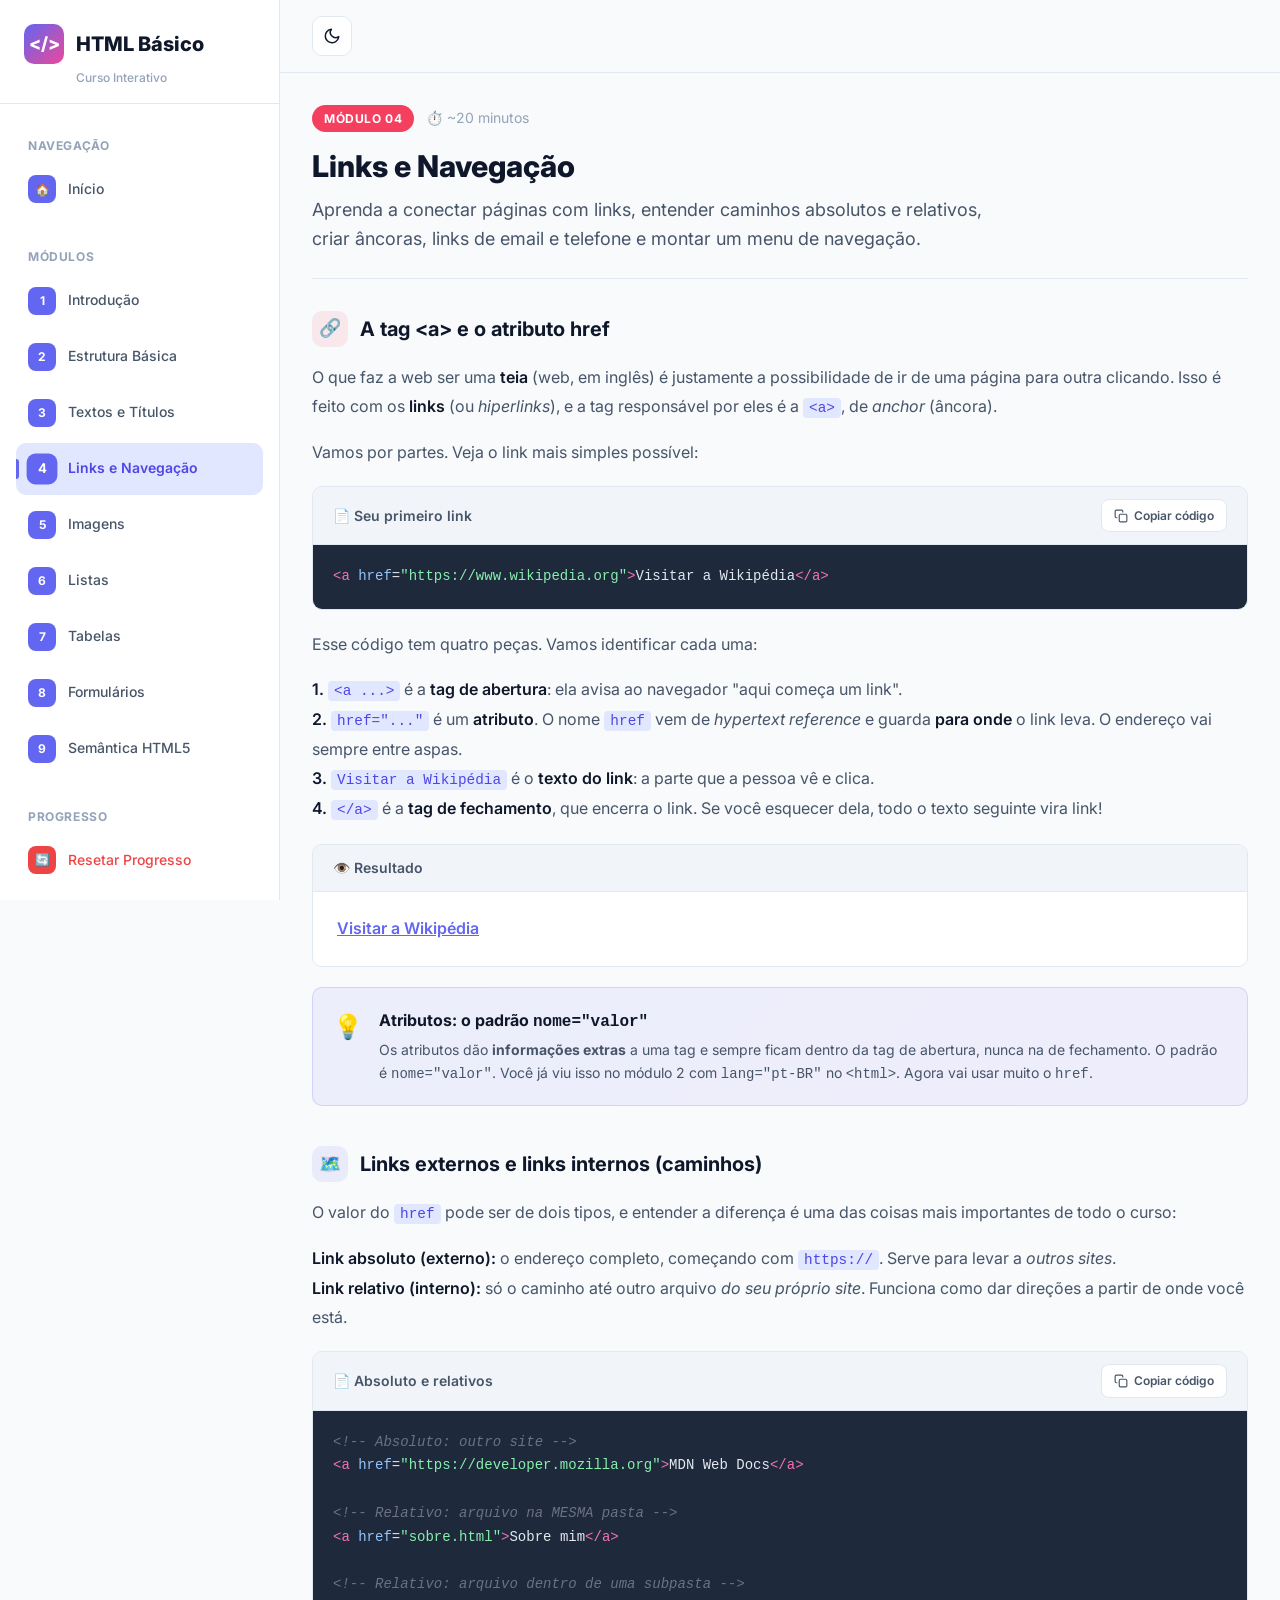
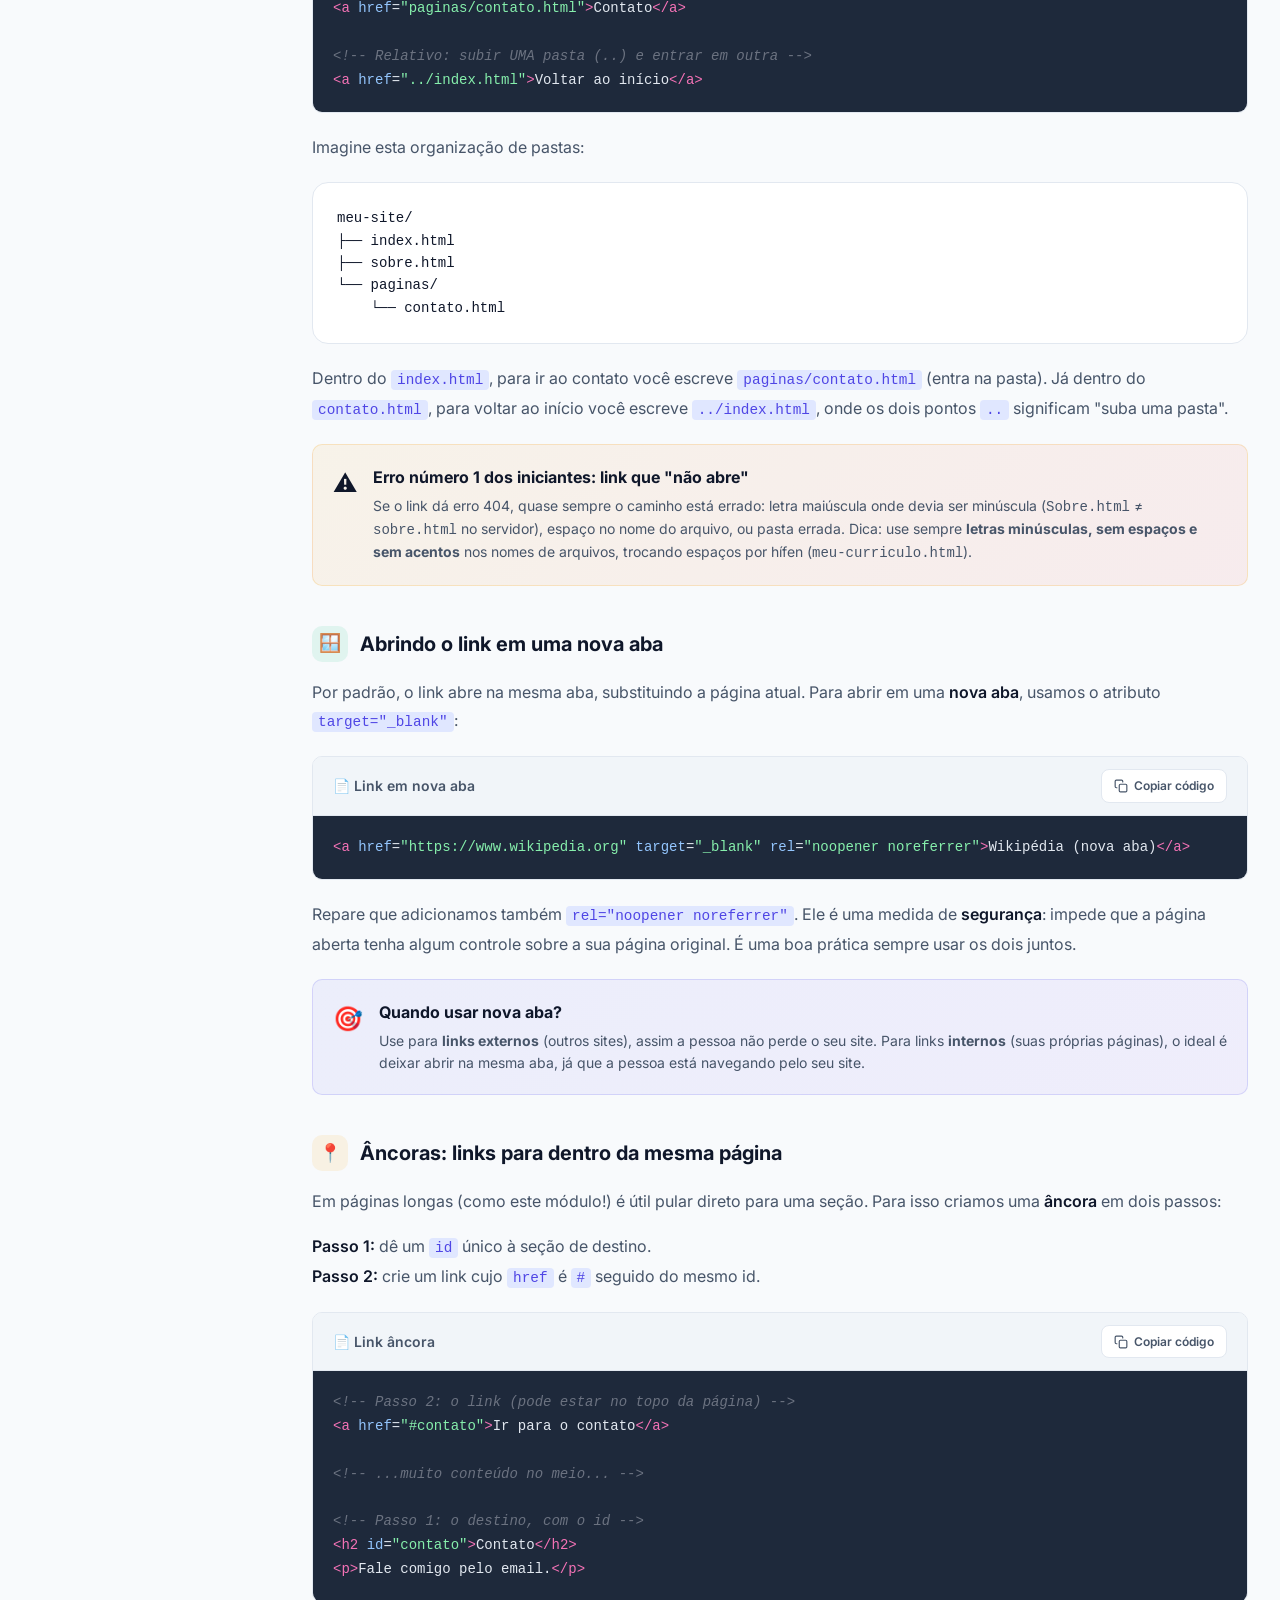
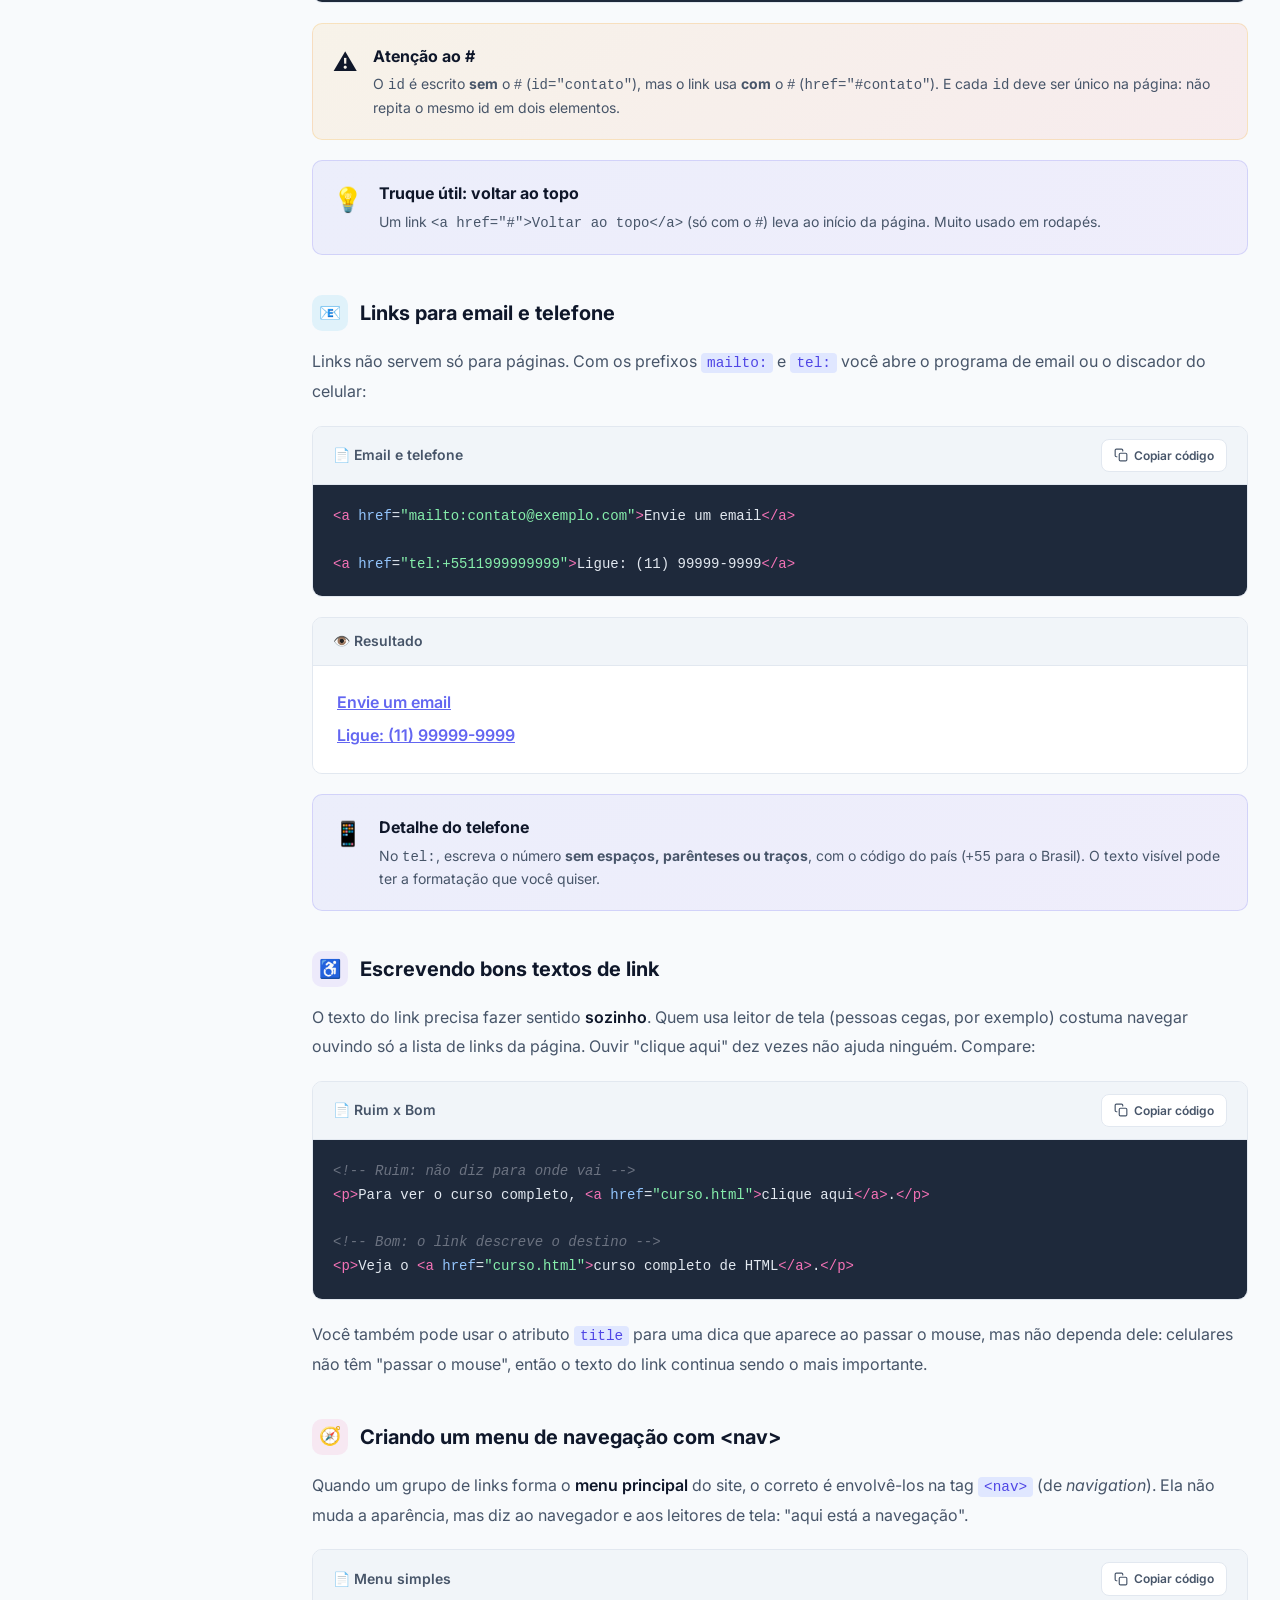
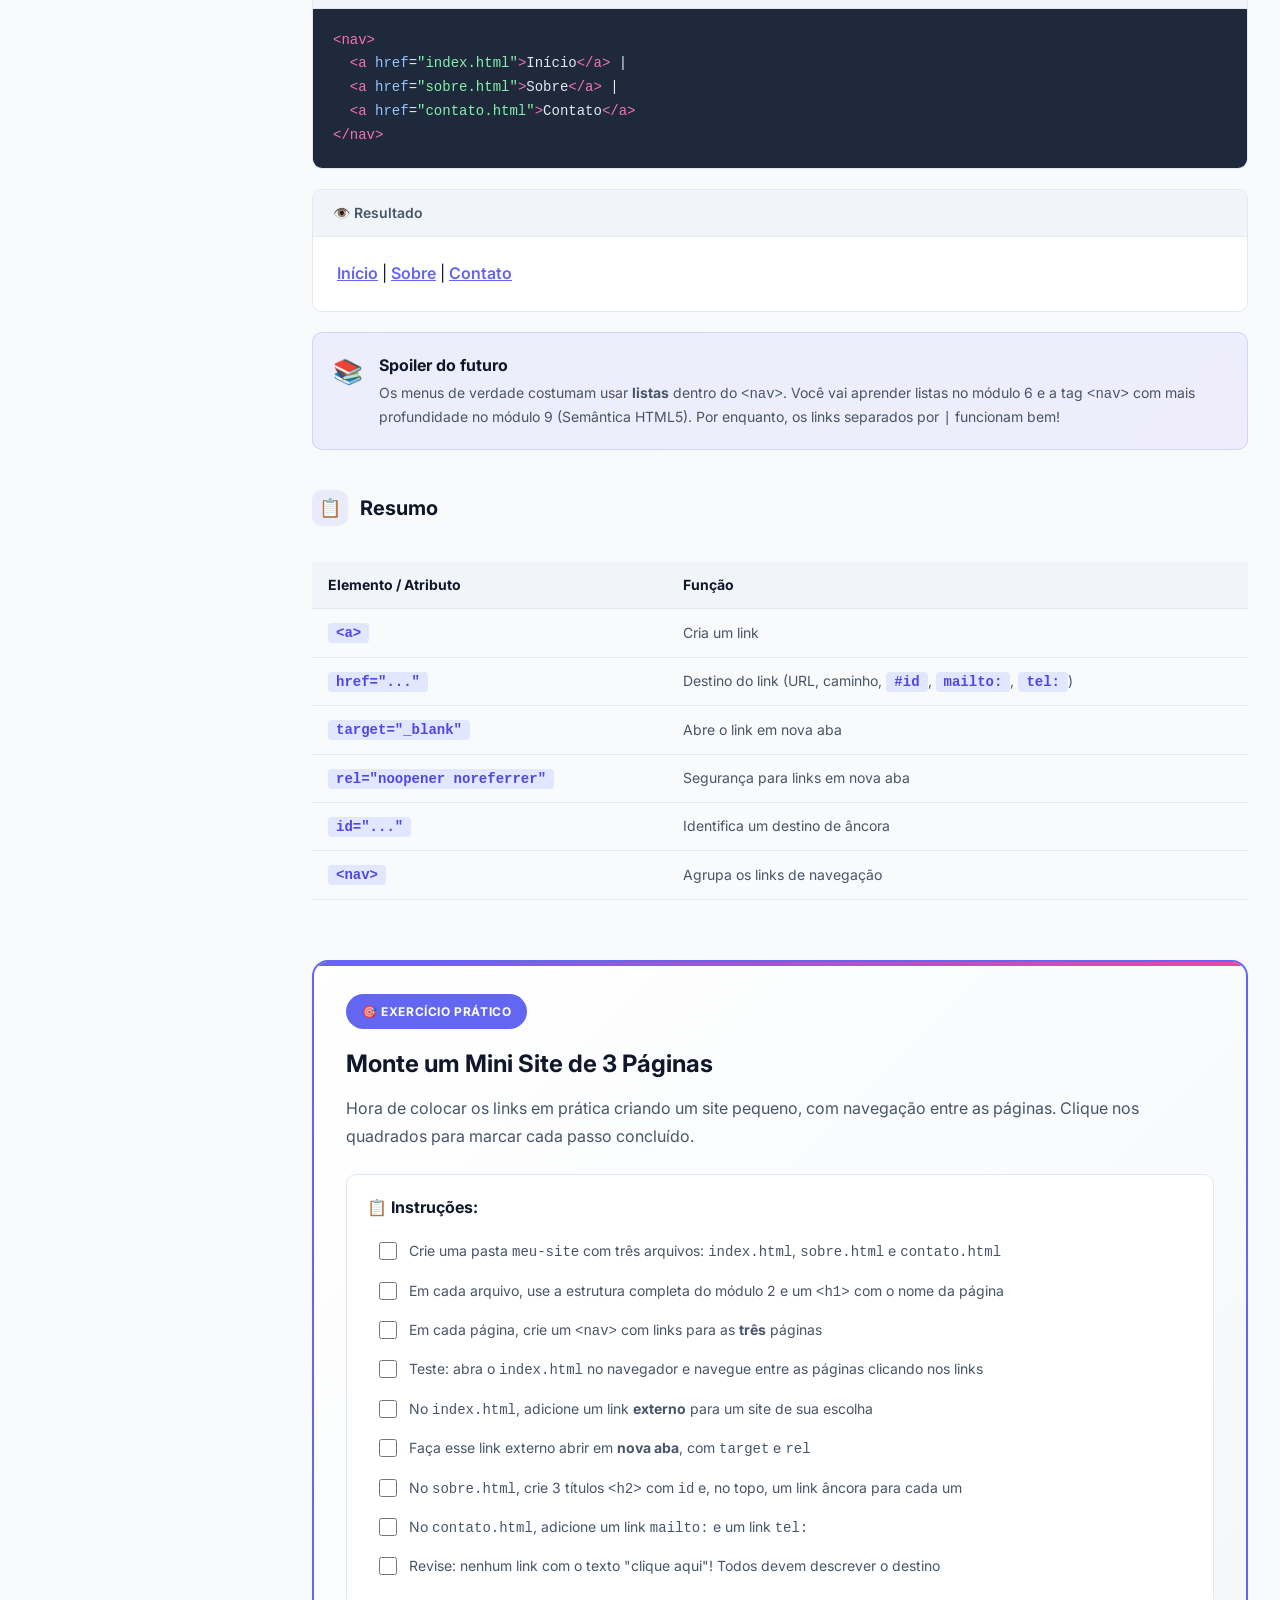
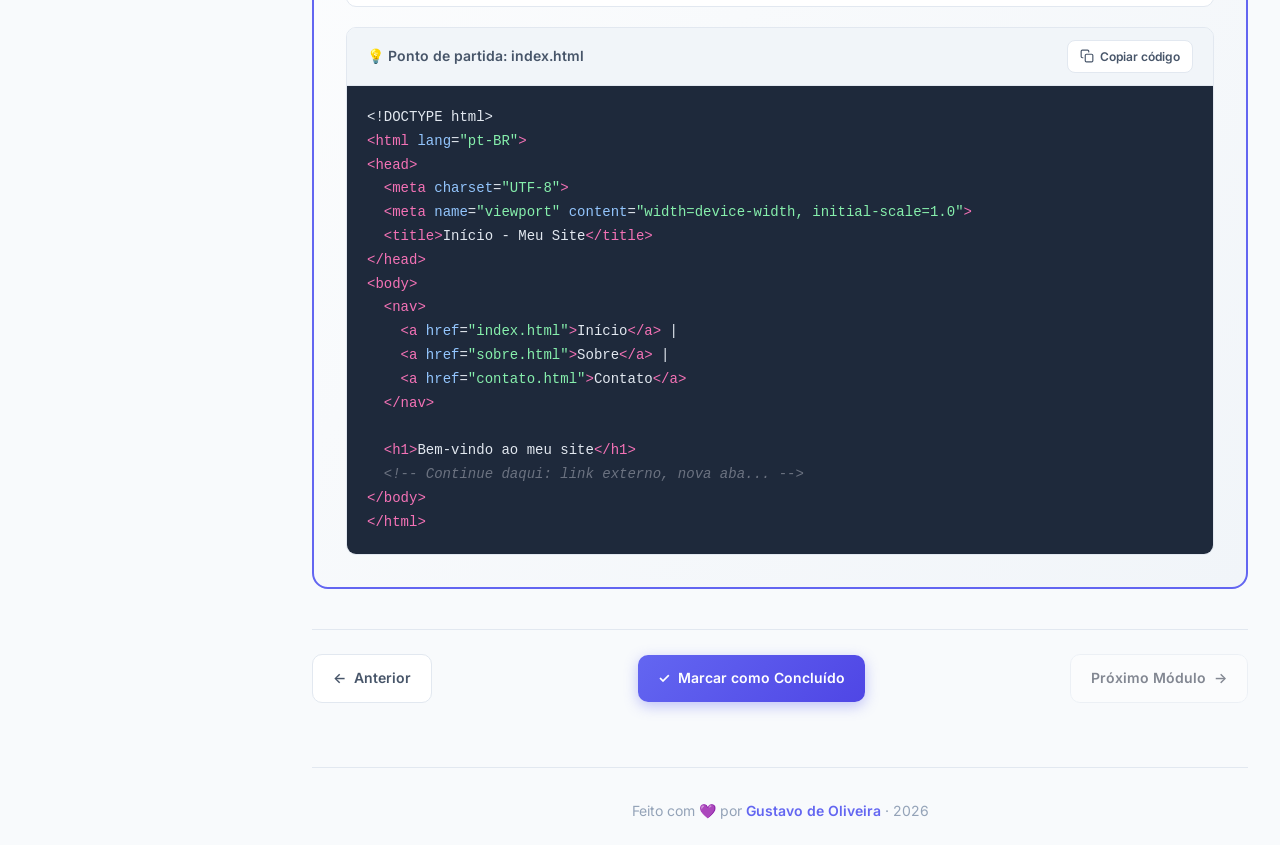
<file: modules/04-links-e-navegacao/index.html>
<!DOCTYPE html>
<html lang="pt-BR" data-theme="light">
<head>
  <meta charset="UTF-8">
  <meta name="viewport" content="width=device-width, initial-scale=1.0">
  <title>Links e Navegação — HTML Básico</title>

  <script>
    (function() {
      const saved = localStorage.getItem('html_curso_theme');
      if (saved === 'dark') {
        document.documentElement.setAttribute('data-theme', 'dark');
      }
    })();
  </script>

  <link rel="stylesheet" href="../../css/base.css">
  <link rel="stylesheet" href="../../css/layout.css">
  <link rel="stylesheet" href="../../css/components.css">
  <link rel="stylesheet" href="../../css/theme.css">
  <link rel="icon" href="data:image/svg+xml,<svg xmlns=%22http://www.w3.org/2000/svg%22 viewBox=%220 0 100 100%22><text y=%22.9em%22 font-size=%2290%22>🌐</text></svg>">

  <style>
    .copy-btn {
      display: inline-flex; align-items: center; gap: 6px;
      padding: 6px 12px; background: var(--bg-card);
      border: 1px solid var(--border-color); border-radius: 8px;
      font-size: var(--text-xs); font-weight: 600;
      color: var(--text-secondary); cursor: pointer;
      transition: all var(--transition-fast);
      font-family: var(--font-family);
    }
    .copy-btn:hover {
      background: var(--bg-hover); border-color: var(--color-primary);
      color: var(--color-primary);
    }
    .copy-btn.copied {
      background: #d1fae5; border-color: #10b981; color: #065f46;
    }
    [data-theme="dark"] .copy-btn.copied {
      background: rgba(16, 185, 129, 0.2); color: #34d399;
    }
    .exercise-checklist {
      list-style: none; padding: 0; margin: 0;
    }
    .exercise-checklist li {
      padding: var(--space-2) 0;
      display: flex; align-items: flex-start; gap: var(--space-3);
      color: var(--text-secondary); font-size: var(--text-sm);
      cursor: pointer; transition: all var(--transition-fast);
      border-radius: 8px; padding: var(--space-2) var(--space-3);
    }
    .exercise-checklist li:hover { background: var(--bg-hover); }
    .exercise-checklist input[type="checkbox"] {
      width: 18px; height: 18px; min-width: 18px; margin-top: 2px;
      accent-color: var(--color-primary); cursor: pointer;
    }
    .exercise-checklist li.checked {
      text-decoration: line-through; opacity: 0.6;
    }
    .exercise-checklist li.checked:hover { opacity: 0.8; }
  </style>
</head>
<body>
  <div class="app">
    <div class="sidebar-overlay"></div>

    <aside class="sidebar">
      <div class="sidebar-header">
        <a href="../../index.html" class="sidebar-logo">
          <div class="sidebar-logo-icon">&lt;/&gt;</div>
          <span>HTML Básico</span>
        </a>
        <div class="sidebar-subtitle">Curso Interativo</div>
      </div>

      <nav class="sidebar-nav">
        <div class="sidebar-section-title">Navegação</div>
        <a href="../../index.html" class="sidebar-link">
          <span class="sidebar-link-number" style="background: var(--color-primary); color: white;">🏠</span>
          <span>Início</span>
        </a>

        <div class="sidebar-section-title" style="margin-top: var(--space-4);">Módulos</div>
        <a href="../01-introducao/index.html" class="sidebar-link" data-module-id="1">
          <span class="sidebar-link-number" style="background: var(--mod-01); color: white;">1</span>
          <span>Introdução</span>
        </a>
        <a href="../02-estrutura-basica/index.html" class="sidebar-link" data-module-id="2">
          <span class="sidebar-link-number" style="background: var(--mod-02); color: white;">2</span>
          <span>Estrutura Básica</span>
        </a>
        <a href="../03-textos-e-titulos/index.html" class="sidebar-link" data-module-id="3">
          <span class="sidebar-link-number" style="background: var(--mod-03); color: white;">3</span>
          <span>Textos e Títulos</span>
        </a>
        <a href="../04-links-e-navegacao/index.html" class="sidebar-link active" data-module-id="4">
          <span class="sidebar-link-number" style="background: var(--mod-04); color: white;">4</span>
          <span>Links e Navegação</span>
        </a>
        <a href="../05-imagens/index.html" class="sidebar-link" data-module-id="5">
          <span class="sidebar-link-number" style="background: var(--mod-05); color: white;">5</span>
          <span>Imagens</span>
        </a>
        <a href="../06-listas/index.html" class="sidebar-link" data-module-id="6">
          <span class="sidebar-link-number" style="background: var(--mod-06); color: white;">6</span>
          <span>Listas</span>
        </a>
        <a href="../07-tabelas/index.html" class="sidebar-link" data-module-id="7">
          <span class="sidebar-link-number" style="background: var(--mod-07); color: white;">7</span>
          <span>Tabelas</span>
        </a>
        <a href="../08-formularios/index.html" class="sidebar-link" data-module-id="8">
          <span class="sidebar-link-number" style="background: var(--mod-08); color: white;">8</span>
          <span>Formulários</span>
        </a>
        <a href="../09-semantica-html5/index.html" class="sidebar-link" data-module-id="9">
          <span class="sidebar-link-number" style="background: var(--mod-09); color: white;">9</span>
          <span>Semântica HTML5</span>
        </a>

        <div class="sidebar-section-title" style="margin-top: var(--space-4);">Progresso</div>
        <button class="sidebar-link" id="btnResetProgress" style="color: #ef4444; width: 100%; text-align: left;">
          <span class="sidebar-link-number" style="background: #ef4444; color: white;">🔄</span>
          <span>Resetar Progresso</span>
        </button>
      </nav>

      <div class="sidebar-footer">
        <span style="font-size: var(--text-xs); color: var(--text-muted);">v1.0.0</span>
        <span style="font-size: var(--text-xs); color: var(--text-muted);">🚀</span>
      </div>
    </aside>

    <main class="main">
      <header class="main-header">
        <button class="mobile-toggle" aria-label="Abrir menu">
          <svg width="20" height="20" viewBox="0 0 24 24" fill="none" stroke="currentColor" stroke-width="2" stroke-linecap="round" stroke-linejoin="round"><line x1="3" y1="12" x2="21" y2="12"></line><line x1="3" y1="6" x2="21" y2="6"></line><line x1="3" y1="18" x2="21" y2="18"></line></svg>
        </button>

        <div style="display: flex; align-items: center; gap: var(--space-3);">
          <button class="theme-toggle" id="themeToggle" aria-label="Alternar tema">
            <svg id="sunIcon" width="18" height="18" viewBox="0 0 24 24" fill="none" stroke="currentColor" stroke-width="2" stroke-linecap="round" stroke-linejoin="round" style="display: none;"><circle cx="12" cy="12" r="5"></circle><line x1="12" y1="1" x2="12" y2="3"></line><line x1="12" y1="21" x2="12" y2="23"></line><line x1="4.22" y1="4.22" x2="5.64" y2="5.64"></line><line x1="18.36" y1="18.36" x2="19.78" y2="19.78"></line><line x1="1" y1="12" x2="3" y2="12"></line><line x1="21" y1="12" x2="23" y2="12"></line><line x1="4.22" y1="19.78" x2="5.64" y2="18.36"></line><line x1="18.36" y1="5.64" x2="19.78" y2="4.22"></line></svg>
            <svg id="moonIcon" width="18" height="18" viewBox="0 0 24 24" fill="none" stroke="currentColor" stroke-width="2" stroke-linecap="round" stroke-linejoin="round"><path d="M21 12.79A9 9 0 1 1 11.21 3 7 7 0 0 0 21 12.79z"></path></svg>
          </button>
        </div>
      </header>

      <div class="main-content">

        <div class="module-header">
          <div class="module-header-top">
            <span class="module-header-badge" style="background: var(--mod-04);">Módulo 04</span>
            <span style="font-size: var(--text-sm); color: var(--text-muted);">⏱️ ~20 minutos</span>
          </div>
          <h1 class="module-header-title">Links e Navegação</h1>
          <p class="module-header-desc">
            Aprenda a conectar páginas com links, entender caminhos absolutos e relativos, criar âncoras, links de email e telefone e montar um menu de navegação.
          </p>
        </div>

        <div class="content-section">
          <h2 class="content-section-title">
            <span class="content-section-title-icon" style="background: rgba(244,63,94,0.1);">🔗</span>
            A tag &lt;a&gt; e o atributo href
          </h2>
          <div class="content-text">
            <p>O que faz a web ser uma <strong>teia</strong> (web, em inglês) é justamente a possibilidade de ir de uma página para outra clicando. Isso é feito com os <strong>links</strong> (ou <em>hiperlinks</em>), e a tag responsável por eles é a <code>&lt;a&gt;</code>, de <em>anchor</em> (âncora).</p>
            <p>Vamos por partes. Veja o link mais simples possível:</p>
          </div>

          <div class="code-example">
            <div class="code-example-header">
              <span class="code-example-title">📄 Seu primeiro link</span>
              <button class="copy-btn" data-copy-target="code-a-basic" aria-label="Copiar código">
                <svg width="14" height="14" viewBox="0 0 24 24" fill="none" stroke="currentColor" stroke-width="2" stroke-linecap="round" stroke-linejoin="round"><rect x="9" y="9" width="13" height="13" rx="2" ry="2"></rect><path d="M5 15H4a2 2 0 0 1-2-2V4a2 2 0 0 1 2-2h9a2 2 0 0 1 2 2v1"></path></svg>
                <span class="copy-btn-text">Copiar código</span>
              </button>
            </div>
            <div class="code-example-body" id="code-a-basic">
              <pre><span class="code-tag">&lt;a</span> <span class="code-attr">href</span>=<span class="code-value">"https://www.wikipedia.org"</span><span class="code-tag">&gt;</span><span class="code-text">Visitar a Wikipédia</span><span class="code-tag">&lt;/a&gt;</span></pre>
            </div>
          </div>
          <div class="content-text">
            <p>Esse código tem quatro peças. Vamos identificar cada uma:</p>
            <p><strong>1.</strong> <code>&lt;a ...&gt;</code> é a <strong>tag de abertura</strong>: ela avisa ao navegador "aqui começa um link".<br><strong>2.</strong> <code>href="..."</code> é um <strong>atributo</strong>. O nome <code>href</code> vem de <em>hypertext reference</em> e guarda <strong>para onde</strong> o link leva. O endereço vai sempre entre aspas.<br><strong>3.</strong> <code>Visitar a Wikipédia</code> é o <strong>texto do link</strong>: a parte que a pessoa vê e clica.<br><strong>4.</strong> <code>&lt;/a&gt;</code> é a <strong>tag de fechamento</strong>, que encerra o link. Se você esquecer dela, todo o texto seguinte vira link!</p>
          </div>

          <div class="preview-box">
            <div class="preview-box-header"><span>👁️ Resultado</span></div>
            <div class="preview-box-body"><p style="color: var(--text-primary);"><a href="#" onclick="return false;" style="color: var(--color-primary); font-weight: 600; text-decoration: underline;">Visitar a Wikipédia</a></p></div>
          </div>

          <div class="info-box">
            <span class="info-box-icon">💡</span>
            <div class="info-box-content">
              <div class="info-box-title">Atributos: o padrão <code>nome="valor"</code></div>
              <div class="info-box-text">Os atributos dão <strong>informações extras</strong> a uma tag e sempre ficam dentro da tag de abertura, nunca na de fechamento. O padrão é <code>nome="valor"</code>. Você já viu isso no módulo 2 com <code>lang="pt-BR"</code> no <code>&lt;html&gt;</code>. Agora vai usar muito o <code>href</code>.</div>
            </div>
          </div>

        </div>

        <div class="content-section">
          <h2 class="content-section-title">
            <span class="content-section-title-icon" style="background: rgba(99,102,241,0.1);">🗺️</span>
            Links externos e links internos (caminhos)
          </h2>
          <div class="content-text">
            <p>O valor do <code>href</code> pode ser de dois tipos, e entender a diferença é uma das coisas mais importantes de todo o curso:</p>
            <p><strong>Link absoluto (externo):</strong> o endereço completo, começando com <code>https://</code>. Serve para levar a <em>outros sites</em>.<br><strong>Link relativo (interno):</strong> só o caminho até outro arquivo <em>do seu próprio site</em>. Funciona como dar direções a partir de onde você está.</p>
          </div>

          <div class="code-example">
            <div class="code-example-header">
              <span class="code-example-title">📄 Absoluto e relativos</span>
              <button class="copy-btn" data-copy-target="code-paths" aria-label="Copiar código">
                <svg width="14" height="14" viewBox="0 0 24 24" fill="none" stroke="currentColor" stroke-width="2" stroke-linecap="round" stroke-linejoin="round"><rect x="9" y="9" width="13" height="13" rx="2" ry="2"></rect><path d="M5 15H4a2 2 0 0 1-2-2V4a2 2 0 0 1 2-2h9a2 2 0 0 1 2 2v1"></path></svg>
                <span class="copy-btn-text">Copiar código</span>
              </button>
            </div>
            <div class="code-example-body" id="code-paths">
              <pre><span class="code-comment">&lt;!-- Absoluto: outro site --&gt;</span>
<span class="code-tag">&lt;a</span> <span class="code-attr">href</span>=<span class="code-value">"https://developer.mozilla.org"</span><span class="code-tag">&gt;</span><span class="code-text">MDN Web Docs</span><span class="code-tag">&lt;/a&gt;</span>

<span class="code-comment">&lt;!-- Relativo: arquivo na MESMA pasta --&gt;</span>
<span class="code-tag">&lt;a</span> <span class="code-attr">href</span>=<span class="code-value">"sobre.html"</span><span class="code-tag">&gt;</span><span class="code-text">Sobre mim</span><span class="code-tag">&lt;/a&gt;</span>

<span class="code-comment">&lt;!-- Relativo: arquivo dentro de uma subpasta --&gt;</span>
<span class="code-tag">&lt;a</span> <span class="code-attr">href</span>=<span class="code-value">"paginas/contato.html"</span><span class="code-tag">&gt;</span><span class="code-text">Contato</span><span class="code-tag">&lt;/a&gt;</span>

<span class="code-comment">&lt;!-- Relativo: subir UMA pasta (..) e entrar em outra --&gt;</span>
<span class="code-tag">&lt;a</span> <span class="code-attr">href</span>=<span class="code-value">"../index.html"</span><span class="code-tag">&gt;</span><span class="code-text">Voltar ao início</span><span class="code-tag">&lt;/a&gt;</span></pre>
            </div>
          </div>
          <div class="content-text">
            <p>Imagine esta organização de pastas:</p>
          </div>

          <div class="diagram-box" style="text-align: left;">
<pre style="margin:0; font-family: var(--font-mono); font-size: var(--text-sm); color: var(--text-primary); overflow-x: auto;">meu-site/
├── index.html
├── sobre.html
└── paginas/
    └── contato.html</pre>
          </div>
          <div class="content-text">
            <p>Dentro do <code>index.html</code>, para ir ao contato você escreve <code>paginas/contato.html</code> (entra na pasta). Já dentro do <code>contato.html</code>, para voltar ao início você escreve <code>../index.html</code>, onde os dois pontos <code>..</code> significam "suba uma pasta".</p>
          </div>

          <div class="warning-box">
            <span class="warning-box-icon">⚠️</span>
            <div class="info-box-content">
              <div class="info-box-title">Erro número 1 dos iniciantes: link que "não abre"</div>
              <div class="info-box-text">Se o link dá erro 404, quase sempre o caminho está errado: letra maiúscula onde devia ser minúscula (<code>Sobre.html</code> ≠ <code>sobre.html</code> no servidor), espaço no nome do arquivo, ou pasta errada. Dica: use sempre <strong>letras minúsculas, sem espaços e sem acentos</strong> nos nomes de arquivos, trocando espaços por hífen (<code>meu-curriculo.html</code>).</div>
            </div>
          </div>

        </div>

        <div class="content-section">
          <h2 class="content-section-title">
            <span class="content-section-title-icon" style="background: rgba(16,185,129,0.1);">🪟</span>
            Abrindo o link em uma nova aba
          </h2>
          <div class="content-text">
            <p>Por padrão, o link abre na mesma aba, substituindo a página atual. Para abrir em uma <strong>nova aba</strong>, usamos o atributo <code>target="_blank"</code>:</p>
          </div>

          <div class="code-example">
            <div class="code-example-header">
              <span class="code-example-title">📄 Link em nova aba</span>
              <button class="copy-btn" data-copy-target="code-blank" aria-label="Copiar código">
                <svg width="14" height="14" viewBox="0 0 24 24" fill="none" stroke="currentColor" stroke-width="2" stroke-linecap="round" stroke-linejoin="round"><rect x="9" y="9" width="13" height="13" rx="2" ry="2"></rect><path d="M5 15H4a2 2 0 0 1-2-2V4a2 2 0 0 1 2-2h9a2 2 0 0 1 2 2v1"></path></svg>
                <span class="copy-btn-text">Copiar código</span>
              </button>
            </div>
            <div class="code-example-body" id="code-blank">
              <pre><span class="code-tag">&lt;a</span> <span class="code-attr">href</span>=<span class="code-value">"https://www.wikipedia.org"</span> <span class="code-attr">target</span>=<span class="code-value">"_blank"</span> <span class="code-attr">rel</span>=<span class="code-value">"noopener noreferrer"</span><span class="code-tag">&gt;</span><span class="code-text">Wikipédia (nova aba)</span><span class="code-tag">&lt;/a&gt;</span></pre>
            </div>
          </div>
          <div class="content-text">
            <p>Repare que adicionamos também <code>rel="noopener noreferrer"</code>. Ele é uma medida de <strong>segurança</strong>: impede que a página aberta tenha algum controle sobre a sua página original. É uma boa prática sempre usar os dois juntos.</p>
          </div>

          <div class="info-box">
            <span class="info-box-icon">🎯</span>
            <div class="info-box-content">
              <div class="info-box-title">Quando usar nova aba?</div>
              <div class="info-box-text">Use para <strong>links externos</strong> (outros sites), assim a pessoa não perde o seu site. Para links <strong>internos</strong> (suas próprias páginas), o ideal é deixar abrir na mesma aba, já que a pessoa está navegando pelo seu site.</div>
            </div>
          </div>

        </div>

        <div class="content-section">
          <h2 class="content-section-title">
            <span class="content-section-title-icon" style="background: rgba(245,158,11,0.1);">📍</span>
            Âncoras: links para dentro da mesma página
          </h2>
          <div class="content-text">
            <p>Em páginas longas (como este módulo!) é útil pular direto para uma seção. Para isso criamos uma <strong>âncora</strong> em dois passos:</p>
            <p><strong>Passo 1:</strong> dê um <code>id</code> único à seção de destino.<br><strong>Passo 2:</strong> crie um link cujo <code>href</code> é <code>#</code> seguido do mesmo id.</p>
          </div>

          <div class="code-example">
            <div class="code-example-header">
              <span class="code-example-title">📄 Link âncora</span>
              <button class="copy-btn" data-copy-target="code-anchor" aria-label="Copiar código">
                <svg width="14" height="14" viewBox="0 0 24 24" fill="none" stroke="currentColor" stroke-width="2" stroke-linecap="round" stroke-linejoin="round"><rect x="9" y="9" width="13" height="13" rx="2" ry="2"></rect><path d="M5 15H4a2 2 0 0 1-2-2V4a2 2 0 0 1 2-2h9a2 2 0 0 1 2 2v1"></path></svg>
                <span class="copy-btn-text">Copiar código</span>
              </button>
            </div>
            <div class="code-example-body" id="code-anchor">
              <pre><span class="code-comment">&lt;!-- Passo 2: o link (pode estar no topo da página) --&gt;</span>
<span class="code-tag">&lt;a</span> <span class="code-attr">href</span>=<span class="code-value">"#contato"</span><span class="code-tag">&gt;</span><span class="code-text">Ir para o contato</span><span class="code-tag">&lt;/a&gt;</span>

<span class="code-comment">&lt;!-- ...muito conteúdo no meio... --&gt;</span>

<span class="code-comment">&lt;!-- Passo 1: o destino, com o id --&gt;</span>
<span class="code-tag">&lt;h2</span> <span class="code-attr">id</span>=<span class="code-value">"contato"</span><span class="code-tag">&gt;</span><span class="code-text">Contato</span><span class="code-tag">&lt;/h2&gt;</span>
<span class="code-tag">&lt;p</span><span class="code-tag">&gt;</span><span class="code-text">Fale comigo pelo email.</span><span class="code-tag">&lt;/p&gt;</span></pre>
            </div>
          </div>

          <div class="warning-box">
            <span class="warning-box-icon">⚠️</span>
            <div class="info-box-content">
              <div class="info-box-title">Atenção ao #</div>
              <div class="info-box-text">O <code>id</code> é escrito <strong>sem</strong> o <code>#</code> (<code>id="contato"</code>), mas o link usa <strong>com</strong> o <code>#</code> (<code>href="#contato"</code>). E cada <code>id</code> deve ser único na página: não repita o mesmo id em dois elementos.</div>
            </div>
          </div>

          <div class="info-box">
            <span class="info-box-icon">💡</span>
            <div class="info-box-content">
              <div class="info-box-title">Truque útil: voltar ao topo</div>
              <div class="info-box-text">Um link <code>&lt;a href="#"&gt;Voltar ao topo&lt;/a&gt;</code> (só com o <code>#</code>) leva ao início da página. Muito usado em rodapés.</div>
            </div>
          </div>

        </div>

        <div class="content-section">
          <h2 class="content-section-title">
            <span class="content-section-title-icon" style="background: rgba(14,165,233,0.1);">📧</span>
            Links para email e telefone
          </h2>
          <div class="content-text">
            <p>Links não servem só para páginas. Com os prefixos <code>mailto:</code> e <code>tel:</code> você abre o programa de email ou o discador do celular:</p>
          </div>

          <div class="code-example">
            <div class="code-example-header">
              <span class="code-example-title">📄 Email e telefone</span>
              <button class="copy-btn" data-copy-target="code-mailto" aria-label="Copiar código">
                <svg width="14" height="14" viewBox="0 0 24 24" fill="none" stroke="currentColor" stroke-width="2" stroke-linecap="round" stroke-linejoin="round"><rect x="9" y="9" width="13" height="13" rx="2" ry="2"></rect><path d="M5 15H4a2 2 0 0 1-2-2V4a2 2 0 0 1 2-2h9a2 2 0 0 1 2 2v1"></path></svg>
                <span class="copy-btn-text">Copiar código</span>
              </button>
            </div>
            <div class="code-example-body" id="code-mailto">
              <pre><span class="code-tag">&lt;a</span> <span class="code-attr">href</span>=<span class="code-value">"mailto:contato@exemplo.com"</span><span class="code-tag">&gt;</span><span class="code-text">Envie um email</span><span class="code-tag">&lt;/a&gt;</span>

<span class="code-tag">&lt;a</span> <span class="code-attr">href</span>=<span class="code-value">"tel:+5511999999999"</span><span class="code-tag">&gt;</span><span class="code-text">Ligue: (11) 99999-9999</span><span class="code-tag">&lt;/a&gt;</span></pre>
            </div>
          </div>

          <div class="preview-box">
            <div class="preview-box-header"><span>👁️ Resultado</span></div>
            <div class="preview-box-body"><p style="color: var(--text-primary); margin-bottom: var(--space-2);"><a href="#" onclick="return false;" style="color: var(--color-primary); font-weight: 600; text-decoration: underline;">Envie um email</a></p><p style="color: var(--text-primary);"><a href="#" onclick="return false;" style="color: var(--color-primary); font-weight: 600; text-decoration: underline;">Ligue: (11) 99999-9999</a></p></div>
          </div>

          <div class="info-box">
            <span class="info-box-icon">📱</span>
            <div class="info-box-content">
              <div class="info-box-title">Detalhe do telefone</div>
              <div class="info-box-text">No <code>tel:</code>, escreva o número <strong>sem espaços, parênteses ou traços</strong>, com o código do país (<code>+55</code> para o Brasil). O texto visível pode ter a formatação que você quiser.</div>
            </div>
          </div>

        </div>

        <div class="content-section">
          <h2 class="content-section-title">
            <span class="content-section-title-icon" style="background: rgba(139,92,246,0.1);">♿</span>
            Escrevendo bons textos de link
          </h2>
          <div class="content-text">
            <p>O texto do link precisa fazer sentido <strong>sozinho</strong>. Quem usa leitor de tela (pessoas cegas, por exemplo) costuma navegar ouvindo só a lista de links da página. Ouvir "clique aqui" dez vezes não ajuda ninguém. Compare:</p>
          </div>

          <div class="code-example">
            <div class="code-example-header">
              <span class="code-example-title">📄 Ruim x Bom</span>
              <button class="copy-btn" data-copy-target="code-goodbad" aria-label="Copiar código">
                <svg width="14" height="14" viewBox="0 0 24 24" fill="none" stroke="currentColor" stroke-width="2" stroke-linecap="round" stroke-linejoin="round"><rect x="9" y="9" width="13" height="13" rx="2" ry="2"></rect><path d="M5 15H4a2 2 0 0 1-2-2V4a2 2 0 0 1 2-2h9a2 2 0 0 1 2 2v1"></path></svg>
                <span class="copy-btn-text">Copiar código</span>
              </button>
            </div>
            <div class="code-example-body" id="code-goodbad">
              <pre><span class="code-comment">&lt;!-- Ruim: não diz para onde vai --&gt;</span>
<span class="code-tag">&lt;p</span><span class="code-tag">&gt;</span><span class="code-text">Para ver o curso completo, </span><span class="code-tag">&lt;a</span> <span class="code-attr">href</span>=<span class="code-value">"curso.html"</span><span class="code-tag">&gt;</span><span class="code-text">clique aqui</span><span class="code-tag">&lt;/a&gt;</span><span class="code-text">.</span><span class="code-tag">&lt;/p&gt;</span>

<span class="code-comment">&lt;!-- Bom: o link descreve o destino --&gt;</span>
<span class="code-tag">&lt;p</span><span class="code-tag">&gt;</span><span class="code-text">Veja o </span><span class="code-tag">&lt;a</span> <span class="code-attr">href</span>=<span class="code-value">"curso.html"</span><span class="code-tag">&gt;</span><span class="code-text">curso completo de HTML</span><span class="code-tag">&lt;/a&gt;</span><span class="code-text">.</span><span class="code-tag">&lt;/p&gt;</span></pre>
            </div>
          </div>
          <div class="content-text">
            <p>Você também pode usar o atributo <code>title</code> para uma dica que aparece ao passar o mouse, mas não dependa dele: celulares não têm "passar o mouse", então o texto do link continua sendo o mais importante.</p>
          </div>

        </div>

        <div class="content-section">
          <h2 class="content-section-title">
            <span class="content-section-title-icon" style="background: rgba(236,72,153,0.1);">🧭</span>
            Criando um menu de navegação com &lt;nav&gt;
          </h2>
          <div class="content-text">
            <p>Quando um grupo de links forma o <strong>menu principal</strong> do site, o correto é envolvê-los na tag <code>&lt;nav&gt;</code> (de <em>navigation</em>). Ela não muda a aparência, mas diz ao navegador e aos leitores de tela: "aqui está a navegação".</p>
          </div>

          <div class="code-example">
            <div class="code-example-header">
              <span class="code-example-title">📄 Menu simples</span>
              <button class="copy-btn" data-copy-target="code-nav" aria-label="Copiar código">
                <svg width="14" height="14" viewBox="0 0 24 24" fill="none" stroke="currentColor" stroke-width="2" stroke-linecap="round" stroke-linejoin="round"><rect x="9" y="9" width="13" height="13" rx="2" ry="2"></rect><path d="M5 15H4a2 2 0 0 1-2-2V4a2 2 0 0 1 2-2h9a2 2 0 0 1 2 2v1"></path></svg>
                <span class="copy-btn-text">Copiar código</span>
              </button>
            </div>
            <div class="code-example-body" id="code-nav">
              <pre><span class="code-tag">&lt;nav</span><span class="code-tag">&gt;</span>
  <span class="code-tag">&lt;a</span> <span class="code-attr">href</span>=<span class="code-value">"index.html"</span><span class="code-tag">&gt;</span><span class="code-text">Início</span><span class="code-tag">&lt;/a&gt;</span><span class="code-text"> |
  </span><span class="code-tag">&lt;a</span> <span class="code-attr">href</span>=<span class="code-value">"sobre.html"</span><span class="code-tag">&gt;</span><span class="code-text">Sobre</span><span class="code-tag">&lt;/a&gt;</span><span class="code-text"> |
  </span><span class="code-tag">&lt;a</span> <span class="code-attr">href</span>=<span class="code-value">"contato.html"</span><span class="code-tag">&gt;</span><span class="code-text">Contato</span><span class="code-tag">&lt;/a&gt;</span>
<span class="code-tag">&lt;/nav&gt;</span></pre>
            </div>
          </div>

          <div class="preview-box">
            <div class="preview-box-header"><span>👁️ Resultado</span></div>
            <div class="preview-box-body"><nav style="color: var(--text-primary);"><a href="#" onclick="return false;" style="color: var(--color-primary); font-weight: 600; text-decoration: underline;">Início</a> | <a href="#" onclick="return false;" style="color: var(--color-primary); font-weight: 600; text-decoration: underline;">Sobre</a> | <a href="#" onclick="return false;" style="color: var(--color-primary); font-weight: 600; text-decoration: underline;">Contato</a></nav></div>
          </div>

          <div class="info-box">
            <span class="info-box-icon">📚</span>
            <div class="info-box-content">
              <div class="info-box-title">Spoiler do futuro</div>
              <div class="info-box-text">Os menus de verdade costumam usar <strong>listas</strong> dentro do <code>&lt;nav&gt;</code>. Você vai aprender listas no módulo 6 e a tag <code>&lt;nav&gt;</code> com mais profundidade no módulo 9 (Semântica HTML5). Por enquanto, os links separados por <code>|</code> funcionam bem!</div>
            </div>
          </div>

        </div>

        <div class="content-section">
          <h2 class="content-section-title">
            <span class="content-section-title-icon" style="background: rgba(99,102,241,0.1);">📋</span>
            Resumo
          </h2>

          <div class="tags-table-wrapper">
            <table class="tags-table">
              <thead>
                <tr><th>Elemento / Atributo</th><th>Função</th></tr>
              </thead>
              <tbody>
                <tr><td><code>&lt;a&gt;</code></td><td>Cria um link</td></tr>
                <tr><td><code>href="..."</code></td><td>Destino do link (URL, caminho, <code>#id</code>, <code>mailto:</code>, <code>tel:</code>)</td></tr>
                <tr><td><code>target="_blank"</code></td><td>Abre o link em nova aba</td></tr>
                <tr><td><code>rel="noopener noreferrer"</code></td><td>Segurança para links em nova aba</td></tr>
                <tr><td><code>id="..."</code></td><td>Identifica um destino de âncora</td></tr>
                <tr><td><code>&lt;nav&gt;</code></td><td>Agrupa os links de navegação</td></tr>
              </tbody>
            </table>
          </div>
        </div>

        <div class="exercise-section">
          <div class="exercise-badge">🎯 Exercício Prático</div>
          <h2 class="exercise-title">Monte um Mini Site de 3 Páginas</h2>
          <p class="exercise-desc">
            Hora de colocar os links em prática criando um site pequeno, com navegação entre as páginas. Clique nos quadrados para marcar cada passo concluído.
          </p>

          <div class="exercise-task">
            <div class="exercise-task-title">📋 Instruções:</div>
            <ul class="exercise-checklist" id="exercise-checklist" data-module="4">
              <li data-step="1"><input type="checkbox" id="step-4-1"><label for="step-4-1">Crie uma pasta <code>meu-site</code> com três arquivos: <code>index.html</code>, <code>sobre.html</code> e <code>contato.html</code></label></li>
              <li data-step="2"><input type="checkbox" id="step-4-2"><label for="step-4-2">Em cada arquivo, use a estrutura completa do módulo 2 e um <code>&lt;h1&gt;</code> com o nome da página</label></li>
              <li data-step="3"><input type="checkbox" id="step-4-3"><label for="step-4-3">Em cada página, crie um <code>&lt;nav&gt;</code> com links para as <strong>três</strong> páginas</label></li>
              <li data-step="4"><input type="checkbox" id="step-4-4"><label for="step-4-4">Teste: abra o <code>index.html</code> no navegador e navegue entre as páginas clicando nos links</label></li>
              <li data-step="5"><input type="checkbox" id="step-4-5"><label for="step-4-5">No <code>index.html</code>, adicione um link <strong>externo</strong> para um site de sua escolha</label></li>
              <li data-step="6"><input type="checkbox" id="step-4-6"><label for="step-4-6">Faça esse link externo abrir em <strong>nova aba</strong>, com <code>target</code> e <code>rel</code></label></li>
              <li data-step="7"><input type="checkbox" id="step-4-7"><label for="step-4-7">No <code>sobre.html</code>, crie 3 títulos <code>&lt;h2&gt;</code> com <code>id</code> e, no topo, um link âncora para cada um</label></li>
              <li data-step="8"><input type="checkbox" id="step-4-8"><label for="step-4-8">No <code>contato.html</code>, adicione um link <code>mailto:</code> e um link <code>tel:</code></label></li>
              <li data-step="9"><input type="checkbox" id="step-4-9"><label for="step-4-9">Revise: nenhum link com o texto "clique aqui"! Todos devem descrever o destino</label></li>
            </ul>
          </div>

          <div class="code-example" style="margin-bottom: 0;">
            <div class="code-example-header">
              <span class="code-example-title">💡 Ponto de partida: index.html</span>
              <button class="copy-btn" data-copy-target="code-exercise" aria-label="Copiar código">
                <svg width="14" height="14" viewBox="0 0 24 24" fill="none" stroke="currentColor" stroke-width="2" stroke-linecap="round" stroke-linejoin="round"><rect x="9" y="9" width="13" height="13" rx="2" ry="2"></rect><path d="M5 15H4a2 2 0 0 1-2-2V4a2 2 0 0 1 2-2h9a2 2 0 0 1 2 2v1"></path></svg>
                <span class="copy-btn-text">Copiar código</span>
              </button>
            </div>
            <div class="code-example-body" id="code-exercise">
              <pre><span class="code-text">&lt;!DOCTYPE html&gt;
</span><span class="code-tag">&lt;html</span> <span class="code-attr">lang</span>=<span class="code-value">"pt-BR"</span><span class="code-tag">&gt;</span>
<span class="code-tag">&lt;head</span><span class="code-tag">&gt;</span>
  <span class="code-tag">&lt;meta</span> <span class="code-attr">charset</span>=<span class="code-value">"UTF-8"</span><span class="code-tag">&gt;</span>
  <span class="code-tag">&lt;meta</span> <span class="code-attr">name</span>=<span class="code-value">"viewport"</span> <span class="code-attr">content</span>=<span class="code-value">"width=device-width, initial-scale=1.0"</span><span class="code-tag">&gt;</span>
  <span class="code-tag">&lt;title</span><span class="code-tag">&gt;</span><span class="code-text">Início - Meu Site</span><span class="code-tag">&lt;/title&gt;</span>
<span class="code-tag">&lt;/head&gt;</span>
<span class="code-tag">&lt;body</span><span class="code-tag">&gt;</span>
  <span class="code-tag">&lt;nav</span><span class="code-tag">&gt;</span>
    <span class="code-tag">&lt;a</span> <span class="code-attr">href</span>=<span class="code-value">"index.html"</span><span class="code-tag">&gt;</span><span class="code-text">Início</span><span class="code-tag">&lt;/a&gt;</span><span class="code-text"> |
    </span><span class="code-tag">&lt;a</span> <span class="code-attr">href</span>=<span class="code-value">"sobre.html"</span><span class="code-tag">&gt;</span><span class="code-text">Sobre</span><span class="code-tag">&lt;/a&gt;</span><span class="code-text"> |
    </span><span class="code-tag">&lt;a</span> <span class="code-attr">href</span>=<span class="code-value">"contato.html"</span><span class="code-tag">&gt;</span><span class="code-text">Contato</span><span class="code-tag">&lt;/a&gt;</span>
  <span class="code-tag">&lt;/nav&gt;</span>

  <span class="code-tag">&lt;h1</span><span class="code-tag">&gt;</span><span class="code-text">Bem-vindo ao meu site</span><span class="code-tag">&lt;/h1&gt;</span>
  <span class="code-comment">&lt;!-- Continue daqui: link externo, nova aba... --&gt;</span>
<span class="code-tag">&lt;/body&gt;</span>
<span class="code-tag">&lt;/html&gt;</span></pre>
            </div>
          </div>
        </div>

        <div class="module-nav">
          <a href="../03-textos-e-titulos/index.html" class="module-nav-btn module-nav-btn-prev">
            <span>←</span><span>Anterior</span>
          </a>
          <button class="module-nav-btn module-nav-btn-complete" id="btnComplete" data-module="4">
            <span>✓</span><span>Marcar como Concluído</span>
          </button>
          <a href="../05-imagens/index.html" class="module-nav-btn module-nav-btn-next" id="btnNext">
            <span>Próximo Módulo</span><span>→</span>
          </a>
        </div>

        <footer style="margin-top: var(--space-16); padding: var(--space-8) 0; border-top: 1px solid var(--border-color); text-align: center;">
          <p style="color: var(--text-muted); font-size: var(--text-sm);">
            Feito com 💜 por <a href="https://github.com/gustavodeoliveiradev" style="color: var(--color-primary); font-weight: 600;">Gustavo de Oliveira</a> · 2026
          </p>
        </footer>
      </div>
    </main>
  </div>

  <script src="../../js/navigation.js"></script>
  <script src="../../js/progress.js"></script>
  <script src="../../js/module-common.js"></script>
</body>
</html>
</file>
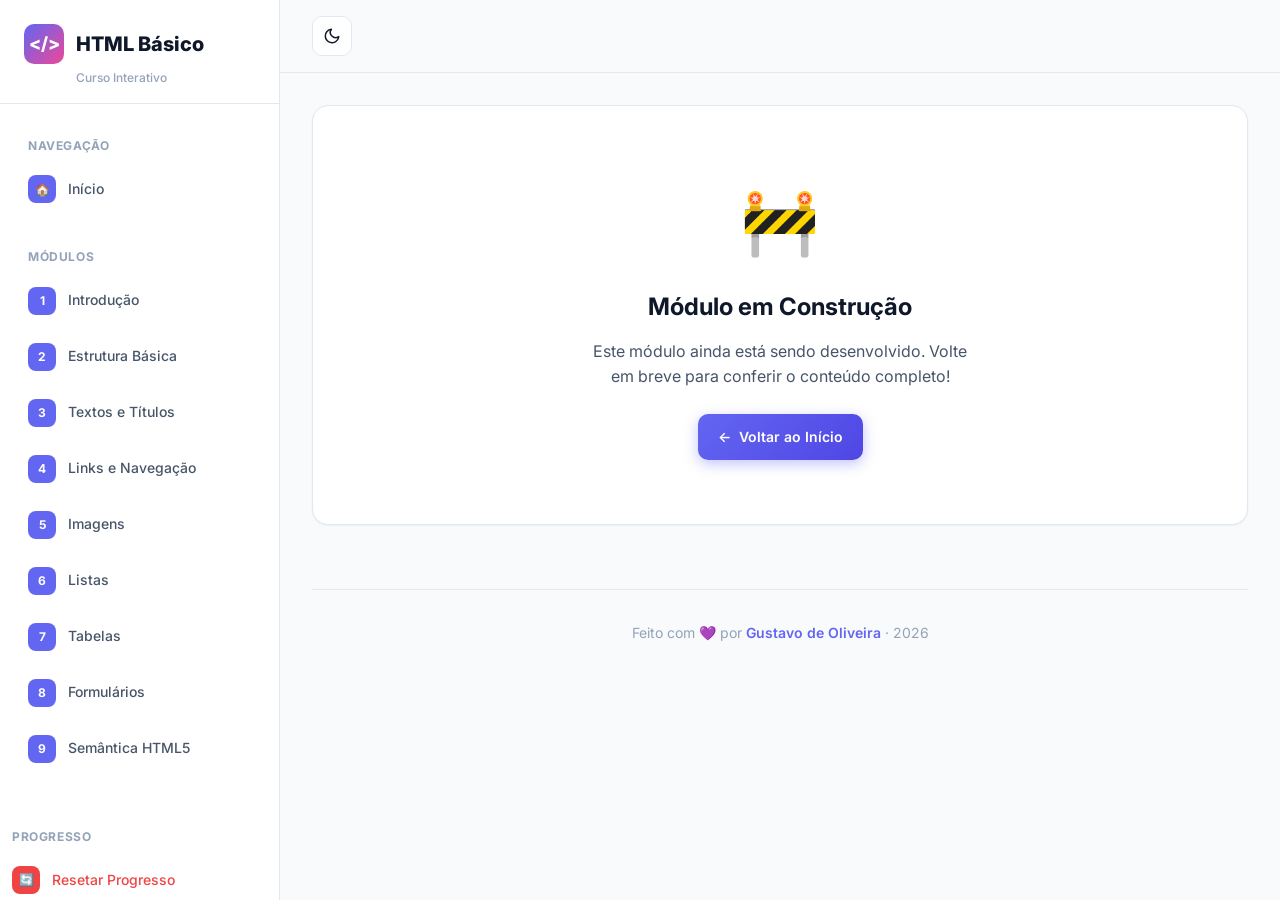
<file: modules/05-imagens/index.html>
<!DOCTYPE html>
<html lang="pt-BR" data-theme="light">
<head>
  <meta charset="UTF-8">
  <meta name="viewport" content="width=device-width, initial-scale=1.0">
  <title>Imagens — HTML Básico</title>

  <!-- Anti-flash: aplica tema IMEDIATAMENTE antes de renderizar -->
  <script>
    (function() {
      const saved = localStorage.getItem('html_curso_theme');
      if (saved === 'dark') {
        document.documentElement.setAttribute('data-theme', 'dark');
      }
    })();
  </script>

  <link rel="stylesheet" href="../../css/base.css">
  <link rel="stylesheet" href="../../css/layout.css">
  <link rel="stylesheet" href="../../css/components.css">
  <link rel="stylesheet" href="../../css/theme.css">
  <link rel="icon" href="data:image/svg+xml,<svg xmlns=%22http://www.w3.org/2000/svg%22 viewBox=%220 0 100 100%22><text y=%22.9em%22 font-size=%2290%22>🌐</text></svg>">
</head>
<body>
  <div class="app">
    <div class="sidebar-overlay"></div>

    <aside class="sidebar">
      <div class="sidebar-header">
        <a href="../../index.html" class="sidebar-logo">
          <div class="sidebar-logo-icon">&lt;/&gt;</div>
          <span>HTML Básico</span>
        </a>
        <div class="sidebar-subtitle">Curso Interativo</div>
      </div>

      <nav class="sidebar-nav">
        <div class="sidebar-section-title">Navegação</div>
        <a href="../../index.html" class="sidebar-link">
          <span class="sidebar-link-number" style="background: var(--color-primary); color: white;">🏠</span>
          <span>Início</span>
        </a>

        <div class="sidebar-section-title" style="margin-top: var(--space-4);">Módulos</div>
        <a href="../01-introducao/index.html" class="sidebar-link" data-module-id="1">
          <span class="sidebar-link-number" style="background: var(--mod-01); color: white;">1</span>
          <span>Introdução</span>
        </a>
        <a href="../02-estrutura-basica/index.html" class="sidebar-link" data-module-id="2">
          <span class="sidebar-link-number" style="background: var(--mod-02); color: white;">2</span>
          <span>Estrutura Básica</span>
        </a>
        <a href="../03-textos-e-titulos/index.html" class="sidebar-link" data-module-id="3">
          <span class="sidebar-link-number" style="background: var(--mod-03); color: white;">3</span>
          <span>Textos e Títulos</span>
        </a>
        <a href="../04-links-e-navegacao/index.html" class="sidebar-link" data-module-id="4">
          <span class="sidebar-link-number" style="background: var(--mod-04); color: white;">4</span>
          <span>Links e Navegação</span>
        </a>
        <a href="../05-imagens/index.html" class="sidebar-link" data-module-id="5">
          <span class="sidebar-link-number" style="background: var(--mod-05); color: white;">5</span>
          <span>Imagens</span>
        </a>
        <a href="../06-listas/index.html" class="sidebar-link" data-module-id="6">
          <span class="sidebar-link-number" style="background: var(--mod-06); color: white;">6</span>
          <span>Listas</span>
        </a>
        <a href="../07-tabelas/index.html" class="sidebar-link" data-module-id="7">
          <span class="sidebar-link-number" style="background: var(--mod-07); color: white;">7</span>
          <span>Tabelas</span>
        </a>
        <a href="../08-formularios/index.html" class="sidebar-link" data-module-id="8">
          <span class="sidebar-link-number" style="background: var(--mod-08); color: white;">8</span>
          <span>Formulários</span>
        </a>
        <a href="../09-semantica-html5/index.html" class="sidebar-link" data-module-id="9">
          <span class="sidebar-link-number" style="background: var(--mod-09); color: white;">9</span>
          <span>Semântica HTML5</span>
        </a>
      </nav>

        <div class="sidebar-section-title" style="margin-top: var(--space-4);">Progresso</div>
        <button class="sidebar-link" id="btnResetProgress" style="color: #ef4444; width: 100%; text-align: left;">
          <span class="sidebar-link-number" style="background: #ef4444; color: white;">🔄</span>
          <span>Resetar Progresso</span>
        </button>
      <div class="sidebar-footer">
        <span style="font-size: var(--text-xs); color: var(--text-muted);">v1.0.0</span>
        <span style="font-size: var(--text-xs); color: var(--text-muted);">🚀</span>
      </div>
    </aside>

    <main class="main">
      <header class="main-header">
        <button class="mobile-toggle" aria-label="Abrir menu">
          <svg width="20" height="20" viewBox="0 0 24 24" fill="none" stroke="currentColor" stroke-width="2" stroke-linecap="round" stroke-linejoin="round"><line x1="3" y1="12" x2="21" y2="12"></line><line x1="3" y1="6" x2="21" y2="6"></line><line x1="3" y1="18" x2="21" y2="18"></line></svg>
        </button>

        <div style="display: flex; align-items: center; gap: var(--space-3);">
          <button class="theme-toggle" id="themeToggle" aria-label="Alternar tema">
            <svg id="sunIcon" width="18" height="18" viewBox="0 0 24 24" fill="none" stroke="currentColor" stroke-width="2" stroke-linecap="round" stroke-linejoin="round" style="display: none;"><circle cx="12" cy="12" r="5"></circle><line x1="12" y1="1" x2="12" y2="3"></line><line x1="12" y1="21" x2="12" y2="23"></line><line x1="4.22" y1="4.22" x2="5.64" y2="5.64"></line><line x1="18.36" y1="18.36" x2="19.78" y2="19.78"></line><line x1="1" y1="12" x2="3" y2="12"></line><line x1="21" y1="12" x2="23" y2="12"></line><line x1="4.22" y1="19.78" x2="5.64" y2="18.36"></line><line x1="18.36" y1="5.64" x2="19.78" y2="4.22"></line></svg>
            <svg id="moonIcon" width="18" height="18" viewBox="0 0 24 24" fill="none" stroke="currentColor" stroke-width="2" stroke-linecap="round" stroke-linejoin="round"><path d="M21 12.79A9 9 0 1 1 11.21 3 7 7 0 0 0 21 12.79z"></path></svg>
          </button>
        </div>
      </header>

      <div class="main-content">
        <!-- Conteúdo do módulo será inserido aqui -->

        <div class="card" style="text-align: center; padding: var(--space-16);">
          <div style="font-size: 4rem; margin-bottom: var(--space-4);">🚧</div>
          <h2 style="font-size: var(--text-2xl); font-weight: 700; margin-bottom: var(--space-3); color: var(--text-primary);">
            Módulo em Construção
          </h2>
          <p style="color: var(--text-secondary); max-width: 400px; margin: 0 auto var(--space-6);">
            Este módulo ainda está sendo desenvolvido. Volte em breve para conferir o conteúdo completo!
          </p>
          <a href="../../index.html" class="btn btn-primary">
            <span>←</span>
            <span>Voltar ao Início</span>
          </a>
        </div>

        <footer style="margin-top: var(--space-16); padding: var(--space-8) 0; border-top: 1px solid var(--border-color); text-align: center;">
          <p style="color: var(--text-muted); font-size: var(--text-sm);">
            Feito com 💜 por <a href="https://github.com/gustavodeoliveiradev" style="color: var(--color-primary); font-weight: 600;">Gustavo de Oliveira</a> · 2026
          </p>
        </footer>
      </div>
    </main>
  </div>

  <script src="../../js/navigation.js"></script>
  <script src="../../js/progress.js"></script>
  <script src="../../js/module-common.js"></script>
</body>
</html>
</file>
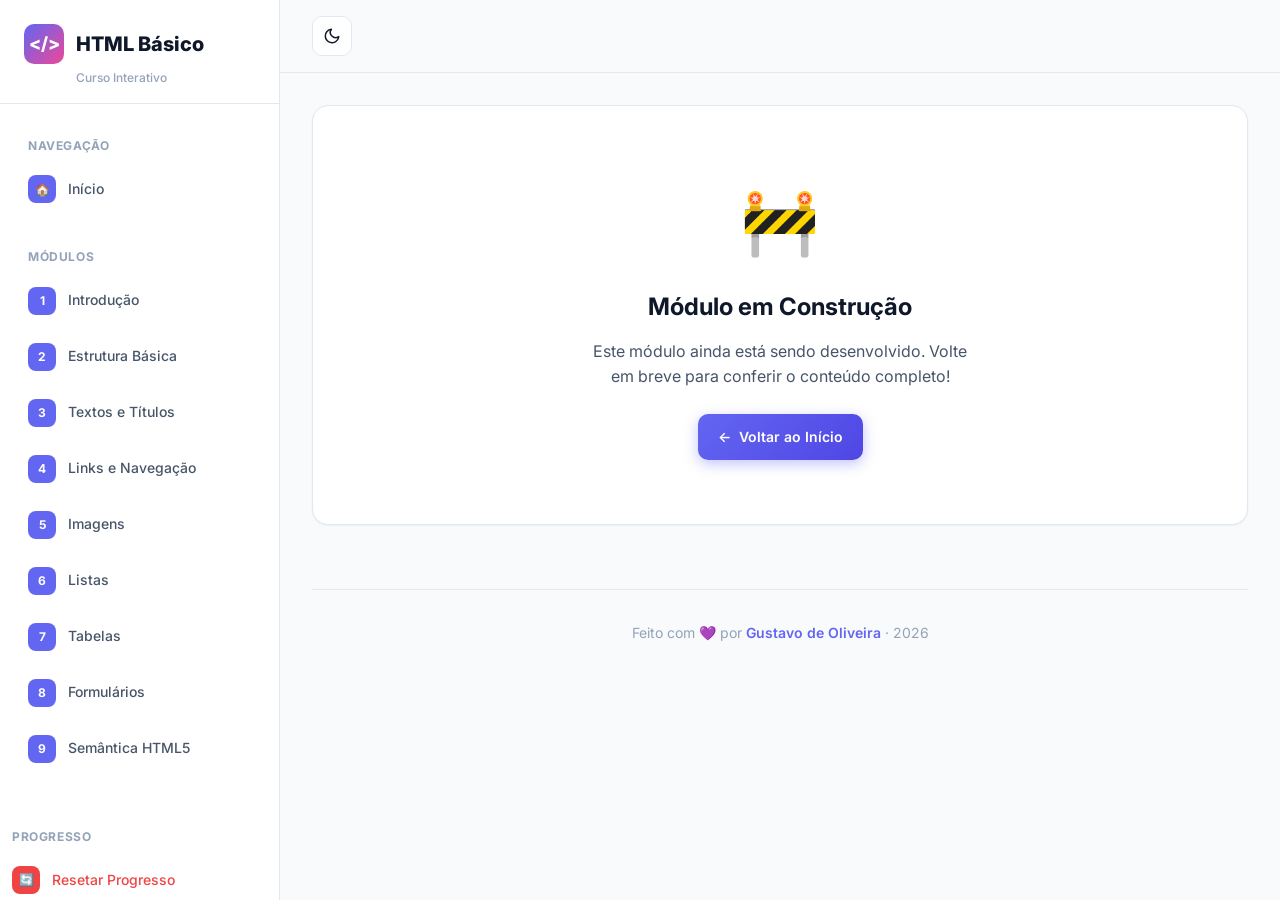
<file: modules/06-listas/index.html>
<!DOCTYPE html>
<html lang="pt-BR" data-theme="light">
<head>
  <meta charset="UTF-8">
  <meta name="viewport" content="width=device-width, initial-scale=1.0">
  <title>Listas — HTML Básico</title>

  <!-- Anti-flash: aplica tema IMEDIATAMENTE antes de renderizar -->
  <script>
    (function() {
      const saved = localStorage.getItem('html_curso_theme');
      if (saved === 'dark') {
        document.documentElement.setAttribute('data-theme', 'dark');
      }
    })();
  </script>

  <link rel="stylesheet" href="../../css/base.css">
  <link rel="stylesheet" href="../../css/layout.css">
  <link rel="stylesheet" href="../../css/components.css">
  <link rel="stylesheet" href="../../css/theme.css">
  <link rel="icon" href="data:image/svg+xml,<svg xmlns=%22http://www.w3.org/2000/svg%22 viewBox=%220 0 100 100%22><text y=%22.9em%22 font-size=%2290%22>🌐</text></svg>">
</head>
<body>
  <div class="app">
    <div class="sidebar-overlay"></div>

    <aside class="sidebar">
      <div class="sidebar-header">
        <a href="../../index.html" class="sidebar-logo">
          <div class="sidebar-logo-icon">&lt;/&gt;</div>
          <span>HTML Básico</span>
        </a>
        <div class="sidebar-subtitle">Curso Interativo</div>
      </div>

      <nav class="sidebar-nav">
        <div class="sidebar-section-title">Navegação</div>
        <a href="../../index.html" class="sidebar-link">
          <span class="sidebar-link-number" style="background: var(--color-primary); color: white;">🏠</span>
          <span>Início</span>
        </a>

        <div class="sidebar-section-title" style="margin-top: var(--space-4);">Módulos</div>
        <a href="../01-introducao/index.html" class="sidebar-link" data-module-id="1">
          <span class="sidebar-link-number" style="background: var(--mod-01); color: white;">1</span>
          <span>Introdução</span>
        </a>
        <a href="../02-estrutura-basica/index.html" class="sidebar-link" data-module-id="2">
          <span class="sidebar-link-number" style="background: var(--mod-02); color: white;">2</span>
          <span>Estrutura Básica</span>
        </a>
        <a href="../03-textos-e-titulos/index.html" class="sidebar-link" data-module-id="3">
          <span class="sidebar-link-number" style="background: var(--mod-03); color: white;">3</span>
          <span>Textos e Títulos</span>
        </a>
        <a href="../04-links-e-navegacao/index.html" class="sidebar-link" data-module-id="4">
          <span class="sidebar-link-number" style="background: var(--mod-04); color: white;">4</span>
          <span>Links e Navegação</span>
        </a>
        <a href="../05-imagens/index.html" class="sidebar-link" data-module-id="5">
          <span class="sidebar-link-number" style="background: var(--mod-05); color: white;">5</span>
          <span>Imagens</span>
        </a>
        <a href="../06-listas/index.html" class="sidebar-link" data-module-id="6">
          <span class="sidebar-link-number" style="background: var(--mod-06); color: white;">6</span>
          <span>Listas</span>
        </a>
        <a href="../07-tabelas/index.html" class="sidebar-link" data-module-id="7">
          <span class="sidebar-link-number" style="background: var(--mod-07); color: white;">7</span>
          <span>Tabelas</span>
        </a>
        <a href="../08-formularios/index.html" class="sidebar-link" data-module-id="8">
          <span class="sidebar-link-number" style="background: var(--mod-08); color: white;">8</span>
          <span>Formulários</span>
        </a>
        <a href="../09-semantica-html5/index.html" class="sidebar-link" data-module-id="9">
          <span class="sidebar-link-number" style="background: var(--mod-09); color: white;">9</span>
          <span>Semântica HTML5</span>
        </a>
      </nav>

        <div class="sidebar-section-title" style="margin-top: var(--space-4);">Progresso</div>
        <button class="sidebar-link" id="btnResetProgress" style="color: #ef4444; width: 100%; text-align: left;">
          <span class="sidebar-link-number" style="background: #ef4444; color: white;">🔄</span>
          <span>Resetar Progresso</span>
        </button>
      <div class="sidebar-footer">
        <span style="font-size: var(--text-xs); color: var(--text-muted);">v1.0.0</span>
        <span style="font-size: var(--text-xs); color: var(--text-muted);">🚀</span>
      </div>
    </aside>

    <main class="main">
      <header class="main-header">
        <button class="mobile-toggle" aria-label="Abrir menu">
          <svg width="20" height="20" viewBox="0 0 24 24" fill="none" stroke="currentColor" stroke-width="2" stroke-linecap="round" stroke-linejoin="round"><line x1="3" y1="12" x2="21" y2="12"></line><line x1="3" y1="6" x2="21" y2="6"></line><line x1="3" y1="18" x2="21" y2="18"></line></svg>
        </button>

        <div style="display: flex; align-items: center; gap: var(--space-3);">
          <button class="theme-toggle" id="themeToggle" aria-label="Alternar tema">
            <svg id="sunIcon" width="18" height="18" viewBox="0 0 24 24" fill="none" stroke="currentColor" stroke-width="2" stroke-linecap="round" stroke-linejoin="round" style="display: none;"><circle cx="12" cy="12" r="5"></circle><line x1="12" y1="1" x2="12" y2="3"></line><line x1="12" y1="21" x2="12" y2="23"></line><line x1="4.22" y1="4.22" x2="5.64" y2="5.64"></line><line x1="18.36" y1="18.36" x2="19.78" y2="19.78"></line><line x1="1" y1="12" x2="3" y2="12"></line><line x1="21" y1="12" x2="23" y2="12"></line><line x1="4.22" y1="19.78" x2="5.64" y2="18.36"></line><line x1="18.36" y1="5.64" x2="19.78" y2="4.22"></line></svg>
            <svg id="moonIcon" width="18" height="18" viewBox="0 0 24 24" fill="none" stroke="currentColor" stroke-width="2" stroke-linecap="round" stroke-linejoin="round"><path d="M21 12.79A9 9 0 1 1 11.21 3 7 7 0 0 0 21 12.79z"></path></svg>
          </button>
        </div>
      </header>

      <div class="main-content">
        <!-- Conteúdo do módulo será inserido aqui -->

        <div class="card" style="text-align: center; padding: var(--space-16);">
          <div style="font-size: 4rem; margin-bottom: var(--space-4);">🚧</div>
          <h2 style="font-size: var(--text-2xl); font-weight: 700; margin-bottom: var(--space-3); color: var(--text-primary);">
            Módulo em Construção
          </h2>
          <p style="color: var(--text-secondary); max-width: 400px; margin: 0 auto var(--space-6);">
            Este módulo ainda está sendo desenvolvido. Volte em breve para conferir o conteúdo completo!
          </p>
          <a href="../../index.html" class="btn btn-primary">
            <span>←</span>
            <span>Voltar ao Início</span>
          </a>
        </div>

        <footer style="margin-top: var(--space-16); padding: var(--space-8) 0; border-top: 1px solid var(--border-color); text-align: center;">
          <p style="color: var(--text-muted); font-size: var(--text-sm);">
            Feito com 💜 por <a href="https://github.com/gustavodeoliveiradev" style="color: var(--color-primary); font-weight: 600;">Gustavo de Oliveira</a> · 2026
          </p>
        </footer>
      </div>
    </main>
  </div>

  <script src="../../js/navigation.js"></script>
  <script src="../../js/progress.js"></script>
  <script src="../../js/module-common.js"></script>
</body>
</html>
</file>
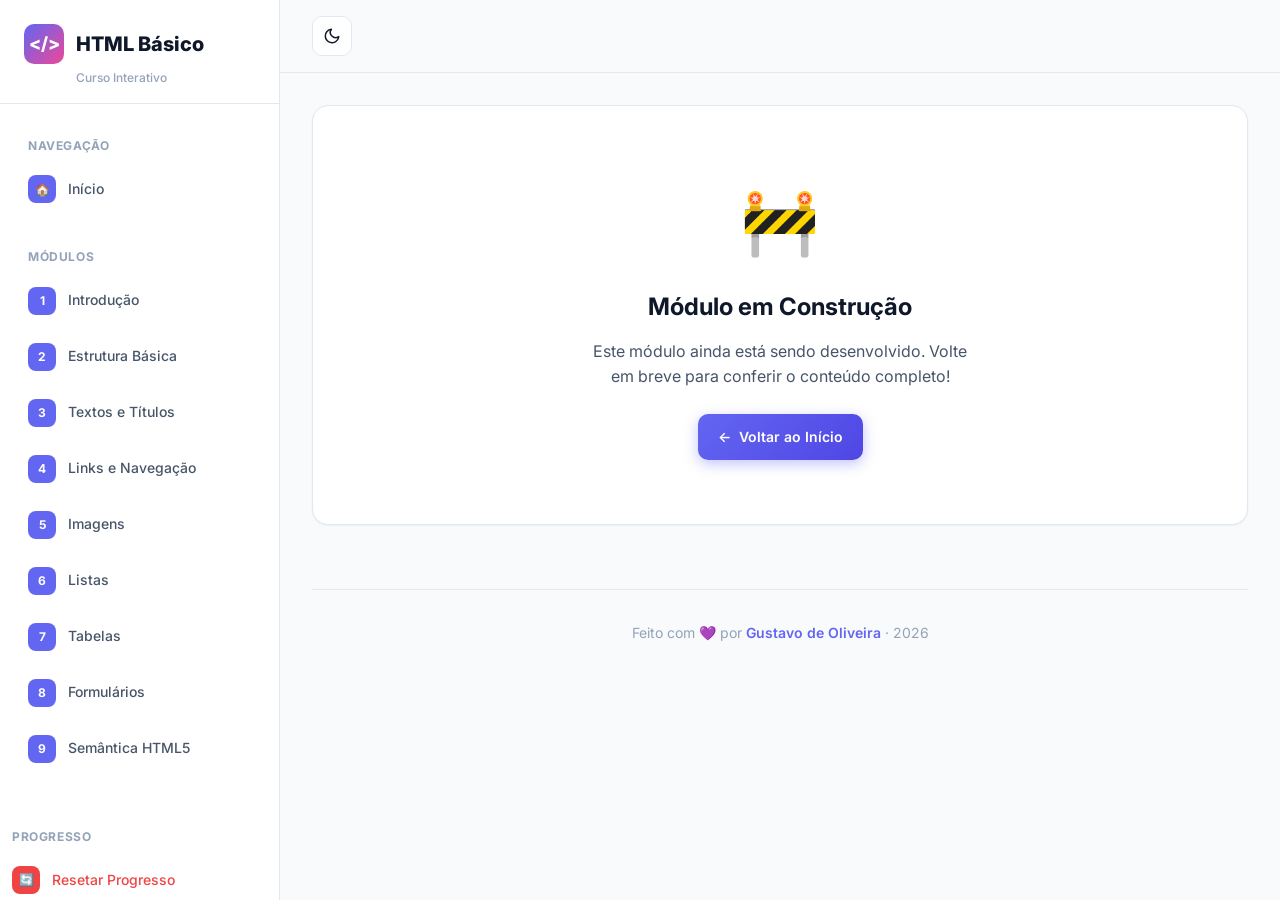
<file: modules/07-tabelas/index.html>
<!DOCTYPE html>
<html lang="pt-BR" data-theme="light">
<head>
  <meta charset="UTF-8">
  <meta name="viewport" content="width=device-width, initial-scale=1.0">
  <title>Tabelas — HTML Básico</title>

  <!-- Anti-flash: aplica tema IMEDIATAMENTE antes de renderizar -->
  <script>
    (function() {
      const saved = localStorage.getItem('html_curso_theme');
      if (saved === 'dark') {
        document.documentElement.setAttribute('data-theme', 'dark');
      }
    })();
  </script>

  <link rel="stylesheet" href="../../css/base.css">
  <link rel="stylesheet" href="../../css/layout.css">
  <link rel="stylesheet" href="../../css/components.css">
  <link rel="stylesheet" href="../../css/theme.css">
  <link rel="icon" href="data:image/svg+xml,<svg xmlns=%22http://www.w3.org/2000/svg%22 viewBox=%220 0 100 100%22><text y=%22.9em%22 font-size=%2290%22>🌐</text></svg>">
</head>
<body>
  <div class="app">
    <div class="sidebar-overlay"></div>

    <aside class="sidebar">
      <div class="sidebar-header">
        <a href="../../index.html" class="sidebar-logo">
          <div class="sidebar-logo-icon">&lt;/&gt;</div>
          <span>HTML Básico</span>
        </a>
        <div class="sidebar-subtitle">Curso Interativo</div>
      </div>

      <nav class="sidebar-nav">
        <div class="sidebar-section-title">Navegação</div>
        <a href="../../index.html" class="sidebar-link">
          <span class="sidebar-link-number" style="background: var(--color-primary); color: white;">🏠</span>
          <span>Início</span>
        </a>

        <div class="sidebar-section-title" style="margin-top: var(--space-4);">Módulos</div>
        <a href="../01-introducao/index.html" class="sidebar-link" data-module-id="1">
          <span class="sidebar-link-number" style="background: var(--mod-01); color: white;">1</span>
          <span>Introdução</span>
        </a>
        <a href="../02-estrutura-basica/index.html" class="sidebar-link" data-module-id="2">
          <span class="sidebar-link-number" style="background: var(--mod-02); color: white;">2</span>
          <span>Estrutura Básica</span>
        </a>
        <a href="../03-textos-e-titulos/index.html" class="sidebar-link" data-module-id="3">
          <span class="sidebar-link-number" style="background: var(--mod-03); color: white;">3</span>
          <span>Textos e Títulos</span>
        </a>
        <a href="../04-links-e-navegacao/index.html" class="sidebar-link" data-module-id="4">
          <span class="sidebar-link-number" style="background: var(--mod-04); color: white;">4</span>
          <span>Links e Navegação</span>
        </a>
        <a href="../05-imagens/index.html" class="sidebar-link" data-module-id="5">
          <span class="sidebar-link-number" style="background: var(--mod-05); color: white;">5</span>
          <span>Imagens</span>
        </a>
        <a href="../06-listas/index.html" class="sidebar-link" data-module-id="6">
          <span class="sidebar-link-number" style="background: var(--mod-06); color: white;">6</span>
          <span>Listas</span>
        </a>
        <a href="../07-tabelas/index.html" class="sidebar-link" data-module-id="7">
          <span class="sidebar-link-number" style="background: var(--mod-07); color: white;">7</span>
          <span>Tabelas</span>
        </a>
        <a href="../08-formularios/index.html" class="sidebar-link" data-module-id="8">
          <span class="sidebar-link-number" style="background: var(--mod-08); color: white;">8</span>
          <span>Formulários</span>
        </a>
        <a href="../09-semantica-html5/index.html" class="sidebar-link" data-module-id="9">
          <span class="sidebar-link-number" style="background: var(--mod-09); color: white;">9</span>
          <span>Semântica HTML5</span>
        </a>
      </nav>

        <div class="sidebar-section-title" style="margin-top: var(--space-4);">Progresso</div>
        <button class="sidebar-link" id="btnResetProgress" style="color: #ef4444; width: 100%; text-align: left;">
          <span class="sidebar-link-number" style="background: #ef4444; color: white;">🔄</span>
          <span>Resetar Progresso</span>
        </button>
      <div class="sidebar-footer">
        <span style="font-size: var(--text-xs); color: var(--text-muted);">v1.0.0</span>
        <span style="font-size: var(--text-xs); color: var(--text-muted);">🚀</span>
      </div>
    </aside>

    <main class="main">
      <header class="main-header">
        <button class="mobile-toggle" aria-label="Abrir menu">
          <svg width="20" height="20" viewBox="0 0 24 24" fill="none" stroke="currentColor" stroke-width="2" stroke-linecap="round" stroke-linejoin="round"><line x1="3" y1="12" x2="21" y2="12"></line><line x1="3" y1="6" x2="21" y2="6"></line><line x1="3" y1="18" x2="21" y2="18"></line></svg>
        </button>

        <div style="display: flex; align-items: center; gap: var(--space-3);">
          <button class="theme-toggle" id="themeToggle" aria-label="Alternar tema">
            <svg id="sunIcon" width="18" height="18" viewBox="0 0 24 24" fill="none" stroke="currentColor" stroke-width="2" stroke-linecap="round" stroke-linejoin="round" style="display: none;"><circle cx="12" cy="12" r="5"></circle><line x1="12" y1="1" x2="12" y2="3"></line><line x1="12" y1="21" x2="12" y2="23"></line><line x1="4.22" y1="4.22" x2="5.64" y2="5.64"></line><line x1="18.36" y1="18.36" x2="19.78" y2="19.78"></line><line x1="1" y1="12" x2="3" y2="12"></line><line x1="21" y1="12" x2="23" y2="12"></line><line x1="4.22" y1="19.78" x2="5.64" y2="18.36"></line><line x1="18.36" y1="5.64" x2="19.78" y2="4.22"></line></svg>
            <svg id="moonIcon" width="18" height="18" viewBox="0 0 24 24" fill="none" stroke="currentColor" stroke-width="2" stroke-linecap="round" stroke-linejoin="round"><path d="M21 12.79A9 9 0 1 1 11.21 3 7 7 0 0 0 21 12.79z"></path></svg>
          </button>
        </div>
      </header>

      <div class="main-content">
        <!-- Conteúdo do módulo será inserido aqui -->

        <div class="card" style="text-align: center; padding: var(--space-16);">
          <div style="font-size: 4rem; margin-bottom: var(--space-4);">🚧</div>
          <h2 style="font-size: var(--text-2xl); font-weight: 700; margin-bottom: var(--space-3); color: var(--text-primary);">
            Módulo em Construção
          </h2>
          <p style="color: var(--text-secondary); max-width: 400px; margin: 0 auto var(--space-6);">
            Este módulo ainda está sendo desenvolvido. Volte em breve para conferir o conteúdo completo!
          </p>
          <a href="../../index.html" class="btn btn-primary">
            <span>←</span>
            <span>Voltar ao Início</span>
          </a>
        </div>

        <footer style="margin-top: var(--space-16); padding: var(--space-8) 0; border-top: 1px solid var(--border-color); text-align: center;">
          <p style="color: var(--text-muted); font-size: var(--text-sm);">
            Feito com 💜 por <a href="https://github.com/gustavodeoliveiradev" style="color: var(--color-primary); font-weight: 600;">Gustavo de Oliveira</a> · 2026
          </p>
        </footer>
      </div>
    </main>
  </div>

  <script src="../../js/navigation.js"></script>
  <script src="../../js/progress.js"></script>
  <script src="../../js/module-common.js"></script>
</body>
</html>
</file>
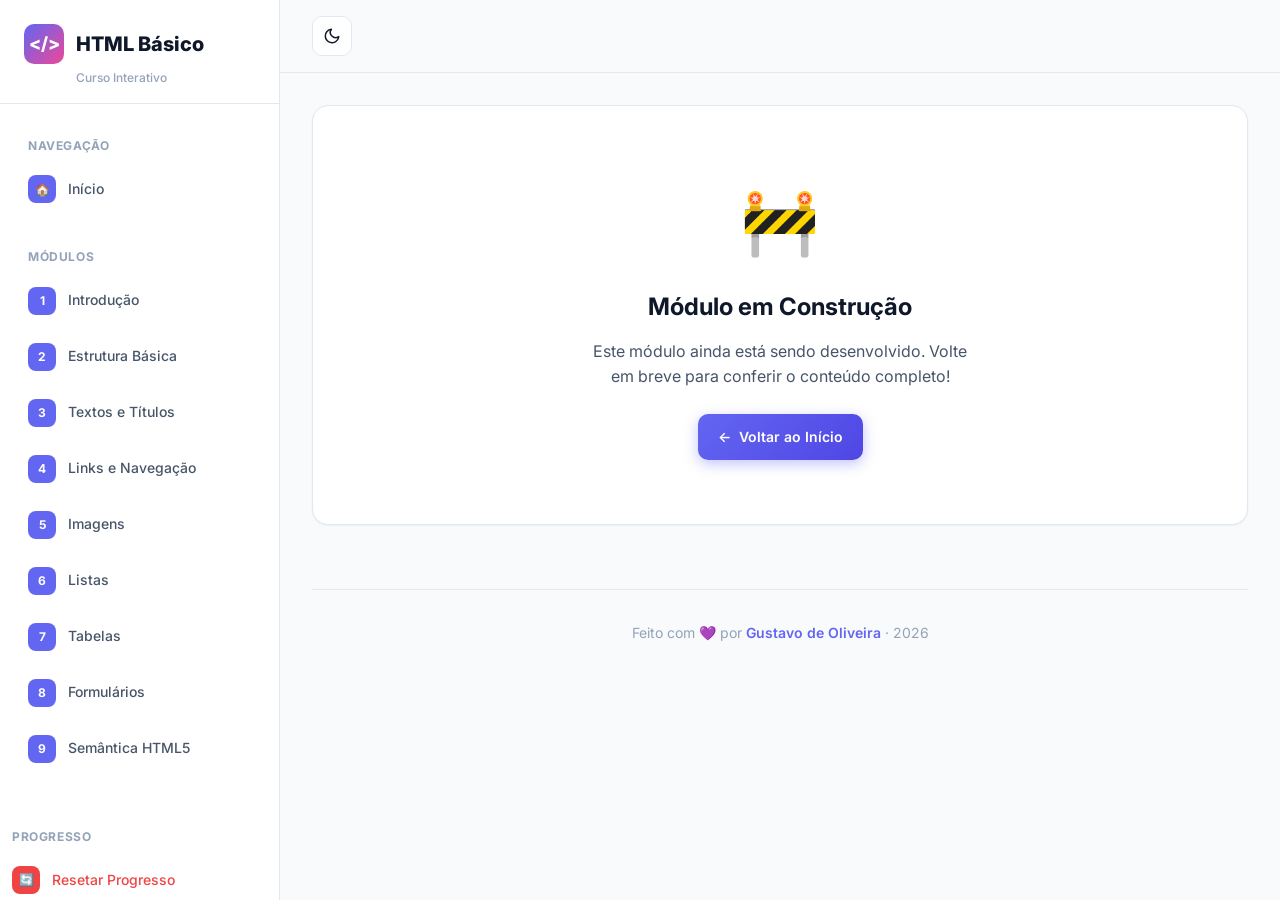
<file: modules/08-formularios/index.html>
<!DOCTYPE html>
<html lang="pt-BR" data-theme="light">
<head>
  <meta charset="UTF-8">
  <meta name="viewport" content="width=device-width, initial-scale=1.0">
  <title>Formulários — HTML Básico</title>

  <!-- Anti-flash: aplica tema IMEDIATAMENTE antes de renderizar -->
  <script>
    (function() {
      const saved = localStorage.getItem('html_curso_theme');
      if (saved === 'dark') {
        document.documentElement.setAttribute('data-theme', 'dark');
      }
    })();
  </script>

  <link rel="stylesheet" href="../../css/base.css">
  <link rel="stylesheet" href="../../css/layout.css">
  <link rel="stylesheet" href="../../css/components.css">
  <link rel="stylesheet" href="../../css/theme.css">
  <link rel="icon" href="data:image/svg+xml,<svg xmlns=%22http://www.w3.org/2000/svg%22 viewBox=%220 0 100 100%22><text y=%22.9em%22 font-size=%2290%22>🌐</text></svg>">
</head>
<body>
  <div class="app">
    <div class="sidebar-overlay"></div>

    <aside class="sidebar">
      <div class="sidebar-header">
        <a href="../../index.html" class="sidebar-logo">
          <div class="sidebar-logo-icon">&lt;/&gt;</div>
          <span>HTML Básico</span>
        </a>
        <div class="sidebar-subtitle">Curso Interativo</div>
      </div>

      <nav class="sidebar-nav">
        <div class="sidebar-section-title">Navegação</div>
        <a href="../../index.html" class="sidebar-link">
          <span class="sidebar-link-number" style="background: var(--color-primary); color: white;">🏠</span>
          <span>Início</span>
        </a>

        <div class="sidebar-section-title" style="margin-top: var(--space-4);">Módulos</div>
        <a href="../01-introducao/index.html" class="sidebar-link" data-module-id="1">
          <span class="sidebar-link-number" style="background: var(--mod-01); color: white;">1</span>
          <span>Introdução</span>
        </a>
        <a href="../02-estrutura-basica/index.html" class="sidebar-link" data-module-id="2">
          <span class="sidebar-link-number" style="background: var(--mod-02); color: white;">2</span>
          <span>Estrutura Básica</span>
        </a>
        <a href="../03-textos-e-titulos/index.html" class="sidebar-link" data-module-id="3">
          <span class="sidebar-link-number" style="background: var(--mod-03); color: white;">3</span>
          <span>Textos e Títulos</span>
        </a>
        <a href="../04-links-e-navegacao/index.html" class="sidebar-link" data-module-id="4">
          <span class="sidebar-link-number" style="background: var(--mod-04); color: white;">4</span>
          <span>Links e Navegação</span>
        </a>
        <a href="../05-imagens/index.html" class="sidebar-link" data-module-id="5">
          <span class="sidebar-link-number" style="background: var(--mod-05); color: white;">5</span>
          <span>Imagens</span>
        </a>
        <a href="../06-listas/index.html" class="sidebar-link" data-module-id="6">
          <span class="sidebar-link-number" style="background: var(--mod-06); color: white;">6</span>
          <span>Listas</span>
        </a>
        <a href="../07-tabelas/index.html" class="sidebar-link" data-module-id="7">
          <span class="sidebar-link-number" style="background: var(--mod-07); color: white;">7</span>
          <span>Tabelas</span>
        </a>
        <a href="../08-formularios/index.html" class="sidebar-link" data-module-id="8">
          <span class="sidebar-link-number" style="background: var(--mod-08); color: white;">8</span>
          <span>Formulários</span>
        </a>
        <a href="../09-semantica-html5/index.html" class="sidebar-link" data-module-id="9">
          <span class="sidebar-link-number" style="background: var(--mod-09); color: white;">9</span>
          <span>Semântica HTML5</span>
        </a>
      </nav>

        <div class="sidebar-section-title" style="margin-top: var(--space-4);">Progresso</div>
        <button class="sidebar-link" id="btnResetProgress" style="color: #ef4444; width: 100%; text-align: left;">
          <span class="sidebar-link-number" style="background: #ef4444; color: white;">🔄</span>
          <span>Resetar Progresso</span>
        </button>
      <div class="sidebar-footer">
        <span style="font-size: var(--text-xs); color: var(--text-muted);">v1.0.0</span>
        <span style="font-size: var(--text-xs); color: var(--text-muted);">🚀</span>
      </div>
    </aside>

    <main class="main">
      <header class="main-header">
        <button class="mobile-toggle" aria-label="Abrir menu">
          <svg width="20" height="20" viewBox="0 0 24 24" fill="none" stroke="currentColor" stroke-width="2" stroke-linecap="round" stroke-linejoin="round"><line x1="3" y1="12" x2="21" y2="12"></line><line x1="3" y1="6" x2="21" y2="6"></line><line x1="3" y1="18" x2="21" y2="18"></line></svg>
        </button>

        <div style="display: flex; align-items: center; gap: var(--space-3);">
          <button class="theme-toggle" id="themeToggle" aria-label="Alternar tema">
            <svg id="sunIcon" width="18" height="18" viewBox="0 0 24 24" fill="none" stroke="currentColor" stroke-width="2" stroke-linecap="round" stroke-linejoin="round" style="display: none;"><circle cx="12" cy="12" r="5"></circle><line x1="12" y1="1" x2="12" y2="3"></line><line x1="12" y1="21" x2="12" y2="23"></line><line x1="4.22" y1="4.22" x2="5.64" y2="5.64"></line><line x1="18.36" y1="18.36" x2="19.78" y2="19.78"></line><line x1="1" y1="12" x2="3" y2="12"></line><line x1="21" y1="12" x2="23" y2="12"></line><line x1="4.22" y1="19.78" x2="5.64" y2="18.36"></line><line x1="18.36" y1="5.64" x2="19.78" y2="4.22"></line></svg>
            <svg id="moonIcon" width="18" height="18" viewBox="0 0 24 24" fill="none" stroke="currentColor" stroke-width="2" stroke-linecap="round" stroke-linejoin="round"><path d="M21 12.79A9 9 0 1 1 11.21 3 7 7 0 0 0 21 12.79z"></path></svg>
          </button>
        </div>
      </header>

      <div class="main-content">
        <!-- Conteúdo do módulo será inserido aqui -->

        <div class="card" style="text-align: center; padding: var(--space-16);">
          <div style="font-size: 4rem; margin-bottom: var(--space-4);">🚧</div>
          <h2 style="font-size: var(--text-2xl); font-weight: 700; margin-bottom: var(--space-3); color: var(--text-primary);">
            Módulo em Construção
          </h2>
          <p style="color: var(--text-secondary); max-width: 400px; margin: 0 auto var(--space-6);">
            Este módulo ainda está sendo desenvolvido. Volte em breve para conferir o conteúdo completo!
          </p>
          <a href="../../index.html" class="btn btn-primary">
            <span>←</span>
            <span>Voltar ao Início</span>
          </a>
        </div>

        <footer style="margin-top: var(--space-16); padding: var(--space-8) 0; border-top: 1px solid var(--border-color); text-align: center;">
          <p style="color: var(--text-muted); font-size: var(--text-sm);">
            Feito com 💜 por <a href="https://github.com/gustavodeoliveiradev" style="color: var(--color-primary); font-weight: 600;">Gustavo de Oliveira</a> · 2026
          </p>
        </footer>
      </div>
    </main>
  </div>

  <script src="../../js/navigation.js"></script>
  <script src="../../js/progress.js"></script>
  <script src="../../js/module-common.js"></script>
</body>
</html>
</file>
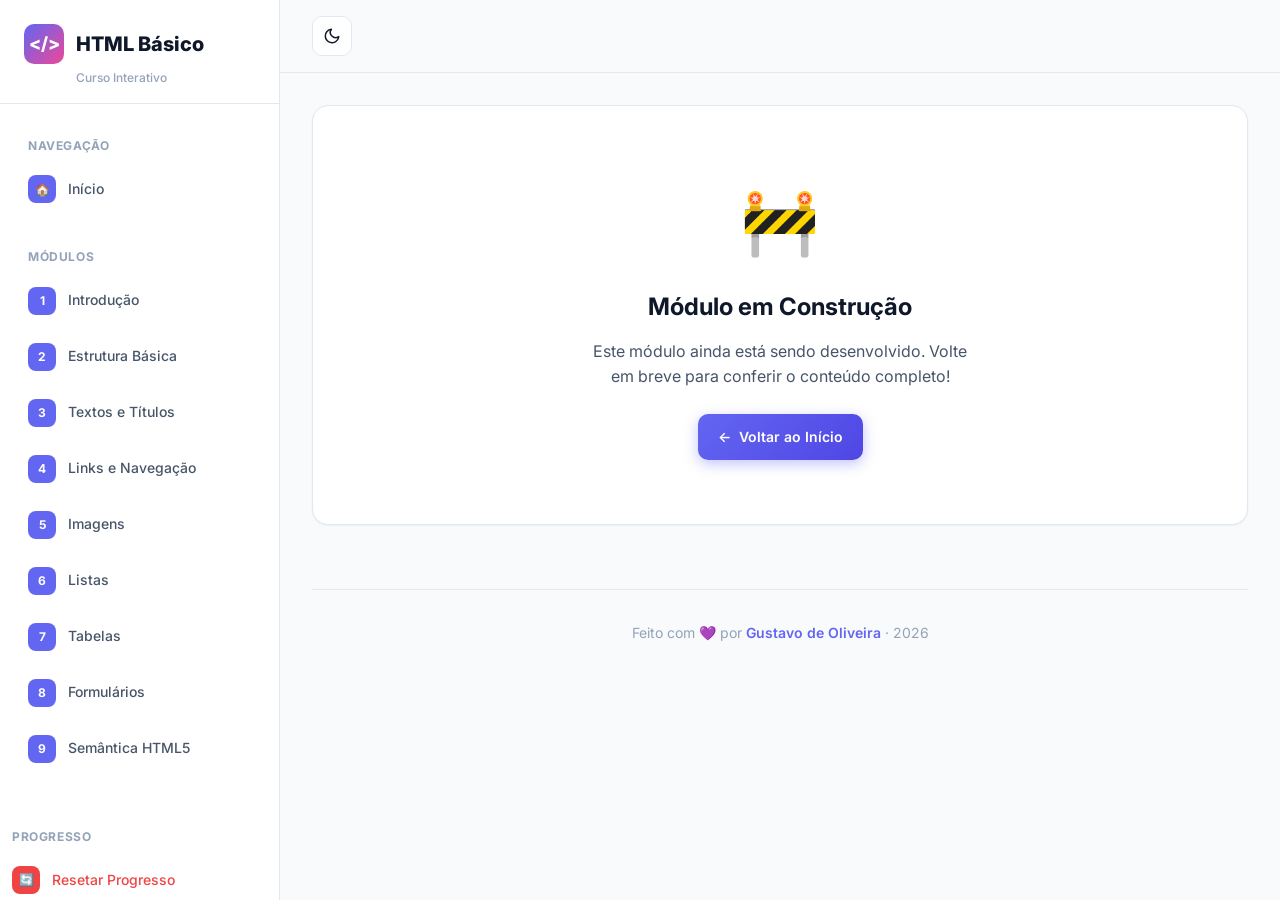
<file: modules/09-semantica-html5/index.html>
<!DOCTYPE html>
<html lang="pt-BR" data-theme="light">
<head>
  <meta charset="UTF-8">
  <meta name="viewport" content="width=device-width, initial-scale=1.0">
  <title>Semântica HTML5 — HTML Básico</title>

  <!-- Anti-flash: aplica tema IMEDIATAMENTE antes de renderizar -->
  <script>
    (function() {
      const saved = localStorage.getItem('html_curso_theme');
      if (saved === 'dark') {
        document.documentElement.setAttribute('data-theme', 'dark');
      }
    })();
  </script>

  <link rel="stylesheet" href="../../css/base.css">
  <link rel="stylesheet" href="../../css/layout.css">
  <link rel="stylesheet" href="../../css/components.css">
  <link rel="stylesheet" href="../../css/theme.css">
  <link rel="icon" href="data:image/svg+xml,<svg xmlns=%22http://www.w3.org/2000/svg%22 viewBox=%220 0 100 100%22><text y=%22.9em%22 font-size=%2290%22>🌐</text></svg>">
</head>
<body>
  <div class="app">
    <div class="sidebar-overlay"></div>

    <aside class="sidebar">
      <div class="sidebar-header">
        <a href="../../index.html" class="sidebar-logo">
          <div class="sidebar-logo-icon">&lt;/&gt;</div>
          <span>HTML Básico</span>
        </a>
        <div class="sidebar-subtitle">Curso Interativo</div>
      </div>

      <nav class="sidebar-nav">
        <div class="sidebar-section-title">Navegação</div>
        <a href="../../index.html" class="sidebar-link">
          <span class="sidebar-link-number" style="background: var(--color-primary); color: white;">🏠</span>
          <span>Início</span>
        </a>

        <div class="sidebar-section-title" style="margin-top: var(--space-4);">Módulos</div>
        <a href="../01-introducao/index.html" class="sidebar-link" data-module-id="1">
          <span class="sidebar-link-number" style="background: var(--mod-01); color: white;">1</span>
          <span>Introdução</span>
        </a>
        <a href="../02-estrutura-basica/index.html" class="sidebar-link" data-module-id="2">
          <span class="sidebar-link-number" style="background: var(--mod-02); color: white;">2</span>
          <span>Estrutura Básica</span>
        </a>
        <a href="../03-textos-e-titulos/index.html" class="sidebar-link" data-module-id="3">
          <span class="sidebar-link-number" style="background: var(--mod-03); color: white;">3</span>
          <span>Textos e Títulos</span>
        </a>
        <a href="../04-links-e-navegacao/index.html" class="sidebar-link" data-module-id="4">
          <span class="sidebar-link-number" style="background: var(--mod-04); color: white;">4</span>
          <span>Links e Navegação</span>
        </a>
        <a href="../05-imagens/index.html" class="sidebar-link" data-module-id="5">
          <span class="sidebar-link-number" style="background: var(--mod-05); color: white;">5</span>
          <span>Imagens</span>
        </a>
        <a href="../06-listas/index.html" class="sidebar-link" data-module-id="6">
          <span class="sidebar-link-number" style="background: var(--mod-06); color: white;">6</span>
          <span>Listas</span>
        </a>
        <a href="../07-tabelas/index.html" class="sidebar-link" data-module-id="7">
          <span class="sidebar-link-number" style="background: var(--mod-07); color: white;">7</span>
          <span>Tabelas</span>
        </a>
        <a href="../08-formularios/index.html" class="sidebar-link" data-module-id="8">
          <span class="sidebar-link-number" style="background: var(--mod-08); color: white;">8</span>
          <span>Formulários</span>
        </a>
        <a href="../09-semantica-html5/index.html" class="sidebar-link" data-module-id="9">
          <span class="sidebar-link-number" style="background: var(--mod-09); color: white;">9</span>
          <span>Semântica HTML5</span>
        </a>
      </nav>

        <div class="sidebar-section-title" style="margin-top: var(--space-4);">Progresso</div>
        <button class="sidebar-link" id="btnResetProgress" style="color: #ef4444; width: 100%; text-align: left;">
          <span class="sidebar-link-number" style="background: #ef4444; color: white;">🔄</span>
          <span>Resetar Progresso</span>
        </button>
      <div class="sidebar-footer">
        <span style="font-size: var(--text-xs); color: var(--text-muted);">v1.0.0</span>
        <span style="font-size: var(--text-xs); color: var(--text-muted);">🚀</span>
      </div>
    </aside>

    <main class="main">
      <header class="main-header">
        <button class="mobile-toggle" aria-label="Abrir menu">
          <svg width="20" height="20" viewBox="0 0 24 24" fill="none" stroke="currentColor" stroke-width="2" stroke-linecap="round" stroke-linejoin="round"><line x1="3" y1="12" x2="21" y2="12"></line><line x1="3" y1="6" x2="21" y2="6"></line><line x1="3" y1="18" x2="21" y2="18"></line></svg>
        </button>

        <div style="display: flex; align-items: center; gap: var(--space-3);">
          <button class="theme-toggle" id="themeToggle" aria-label="Alternar tema">
            <svg id="sunIcon" width="18" height="18" viewBox="0 0 24 24" fill="none" stroke="currentColor" stroke-width="2" stroke-linecap="round" stroke-linejoin="round" style="display: none;"><circle cx="12" cy="12" r="5"></circle><line x1="12" y1="1" x2="12" y2="3"></line><line x1="12" y1="21" x2="12" y2="23"></line><line x1="4.22" y1="4.22" x2="5.64" y2="5.64"></line><line x1="18.36" y1="18.36" x2="19.78" y2="19.78"></line><line x1="1" y1="12" x2="3" y2="12"></line><line x1="21" y1="12" x2="23" y2="12"></line><line x1="4.22" y1="19.78" x2="5.64" y2="18.36"></line><line x1="18.36" y1="5.64" x2="19.78" y2="4.22"></line></svg>
            <svg id="moonIcon" width="18" height="18" viewBox="0 0 24 24" fill="none" stroke="currentColor" stroke-width="2" stroke-linecap="round" stroke-linejoin="round"><path d="M21 12.79A9 9 0 1 1 11.21 3 7 7 0 0 0 21 12.79z"></path></svg>
          </button>
        </div>
      </header>

      <div class="main-content">
        <!-- Conteúdo do módulo será inserido aqui -->

        <div class="card" style="text-align: center; padding: var(--space-16);">
          <div style="font-size: 4rem; margin-bottom: var(--space-4);">🚧</div>
          <h2 style="font-size: var(--text-2xl); font-weight: 700; margin-bottom: var(--space-3); color: var(--text-primary);">
            Módulo em Construção
          </h2>
          <p style="color: var(--text-secondary); max-width: 400px; margin: 0 auto var(--space-6);">
            Este módulo ainda está sendo desenvolvido. Volte em breve para conferir o conteúdo completo!
          </p>
          <a href="../../index.html" class="btn btn-primary">
            <span>←</span>
            <span>Voltar ao Início</span>
          </a>
        </div>

        <footer style="margin-top: var(--space-16); padding: var(--space-8) 0; border-top: 1px solid var(--border-color); text-align: center;">
          <p style="color: var(--text-muted); font-size: var(--text-sm);">
            Feito com 💜 por <a href="https://github.com/gustavodeoliveiradev" style="color: var(--color-primary); font-weight: 600;">Gustavo de Oliveira</a> · 2026
          </p>
        </footer>
      </div>
    </main>
  </div>

  <script src="../../js/navigation.js"></script>
  <script src="../../js/progress.js"></script>
  <script src="../../js/module-common.js"></script>
</body>
</html>
</file>
<file: css/base.css>
/* ============================================
   HTML Básico — Curso Interativo
   Base CSS: Reset, Variáveis e Utilitários
   ============================================ */

@import url('https://fonts.googleapis.com/css2?family=Inter:wght@300;400;500;600;700;800&display=swap');

/* ---------- CSS Variables ---------- */
:root {
  /* Cores Primárias */
  --color-primary: #6366f1;
  --color-primary-dark: #4f46e5;
  --color-primary-light: #818cf8;

  /* Cores de Fundo */
  --bg-body: #f8fafc;
  --bg-body-rgb: 248, 250, 252;
  --bg-card: #ffffff;
  --bg-sidebar: #ffffff;
  --bg-code: #1e293b;
  --bg-hover: #f1f5f9;
  --bg-tag: #e0e7ff;

  /* Texto */
  --text-primary: #0f172a;
  --text-secondary: #475569;
  --text-muted: #94a3b8;
  --text-on-primary: #ffffff;
  --text-code: #e2e8f0;

  /* Bordas e Sombras */
  --border-color: #e2e8f0;
  --border-radius: 16px;
  --border-radius-sm: 10px;
  --shadow-sm: 0 1px 2px 0 rgb(0 0 0 / 0.05);
  --shadow-md: 0 4px 6px -1px rgb(0 0 0 / 0.1), 0 2px 4px -2px rgb(0 0 0 / 0.1);
  --shadow-lg: 0 10px 15px -3px rgb(0 0 0 / 0.1), 0 4px 6px -4px rgb(0 0 0 / 0.1);
  --shadow-xl: 0 20px 25px -5px rgb(0 0 0 / 0.1), 0 8px 10px -6px rgb(0 0 0 / 0.1);

  /* Cores dos Módulos */
  --mod-01: #6366f1;
  --mod-02: #8b5cf6;
  --mod-03: #ec4899;
  --mod-04: #f43f5e;
  --mod-05: #f59e0b;
  --mod-06: #10b981;
  --mod-07: #06b6d4;
  --mod-08: #3b82f6;
  --mod-09: #14b8a6;

  /* Tipografia */
  --font-family: 'Inter', -apple-system, BlinkMacSystemFont, 'Segoe UI', Roboto, sans-serif;
  --font-mono: 'Fira Code', 'SF Mono', Consolas, monospace;

  --text-xs: 0.75rem;
  --text-sm: 0.875rem;
  --text-base: 1rem;
  --text-lg: 1.125rem;
  --text-xl: 1.25rem;
  --text-2xl: 1.5rem;
  --text-3xl: 1.875rem;
  --text-4xl: 2.25rem;

  /* Espaçamento */
  --space-1: 0.25rem;
  --space-2: 0.5rem;
  --space-3: 0.75rem;
  --space-4: 1rem;
  --space-5: 1.25rem;
  --space-6: 1.5rem;
  --space-8: 2rem;
  --space-10: 2.5rem;
  --space-12: 3rem;
  --space-16: 4rem;

  /* Transições */
  --transition-fast: 150ms ease;
  --transition-base: 250ms ease;
  --transition-slow: 400ms ease;

  /* Sidebar */
  --sidebar-width: 280px;
  --sidebar-collapsed: 72px;
}

/* ---------- Dark Mode ---------- */
[data-theme="dark"] {
  --bg-body: #0f172a;
  --bg-body-rgb: 15, 23, 42;
  --bg-card: #1e293b;
  --bg-sidebar: #1e293b;
  --bg-hover: #334155;
  --bg-tag: #312e81;

  --text-primary: #f1f5f9;
  --text-secondary: #cbd5e1;
  --text-muted: #64748b;

  --border-color: #334155;
  --shadow-sm: 0 1px 2px 0 rgb(0 0 0 / 0.3);
  --shadow-md: 0 4px 6px -1px rgb(0 0 0 / 0.4), 0 2px 4px -2px rgb(0 0 0 / 0.4);
  --shadow-lg: 0 10px 15px -3px rgb(0 0 0 / 0.5), 0 4px 6px -4px rgb(0 0 0 / 0.5);
}

/* ---------- Reset ---------- */
*, *::before, *::after {
  box-sizing: border-box;
  margin: 0;
  padding: 0;
}

html {
  scroll-behavior: smooth;
  -webkit-font-smoothing: antialiased;
  -moz-osx-font-smoothing: grayscale;
}

body {
  font-family: var(--font-family);
  font-size: var(--text-base);
  line-height: 1.6;
  color: var(--text-primary);
  background-color: var(--bg-body);
  transition: background-color var(--transition-base), color var(--transition-base);
  min-height: 100vh;
}

img, picture, video, canvas, svg {
  display: block;
  max-width: 100%;
}

input, button, textarea, select {
  font: inherit;
  color: inherit;
}

button {
  cursor: pointer;
  border: none;
  background: none;
}

a {
  color: inherit;
  text-decoration: none;
}

ul, ol {
  list-style: none;
}

/* ---------- Utilitários ---------- */
.sr-only {
  position: absolute;
  width: 1px;
  height: 1px;
  padding: 0;
  margin: -1px;
  overflow: hidden;
  clip: rect(0, 0, 0, 0);
  white-space: nowrap;
  border: 0;
}

.text-gradient {
  background: linear-gradient(135deg, var(--color-primary) 0%, var(--mod-03) 100%);
  -webkit-background-clip: text;
  -webkit-text-fill-color: transparent;
  background-clip: text;
}

.glass {
  background: rgba(255, 255, 255, 0.7);
  backdrop-filter: blur(12px);
  -webkit-backdrop-filter: blur(12px);
}

[data-theme="dark"] .glass {
  background: rgba(30, 41, 59, 0.7);
}
</file>
<file: css/layout.css>
/* ============================================
   Layout CSS: Grid, Containers, Sidebar, Main
   ============================================ */

/* ---------- App Layout ---------- */
.app {
  display: flex;
  min-height: 100vh;
}

/* ---------- Sidebar ---------- */
.sidebar {
  width: var(--sidebar-width);
  background: var(--bg-sidebar);
  border-right: 1px solid var(--border-color);
  display: flex;
  flex-direction: column;
  position: fixed;
  top: 0;
  left: 0;
  height: 100vh;
  z-index: 100;
  transition: transform var(--transition-base), width var(--transition-base);
  overflow-y: auto;
  overflow-x: hidden;
}

.sidebar::-webkit-scrollbar {
  width: 4px;
}

.sidebar::-webkit-scrollbar-thumb {
  background: var(--border-color);
  border-radius: 4px;
}

.sidebar-header {
  padding: var(--space-6) var(--space-6) var(--space-4);
  border-bottom: 1px solid var(--border-color);
}

.sidebar-logo {
  display: flex;
  align-items: center;
  gap: var(--space-3);
  font-weight: 800;
  font-size: var(--text-xl);
  color: var(--text-primary);
}

.sidebar-logo-icon {
  width: 40px;
  height: 40px;
  background: linear-gradient(135deg, var(--color-primary) 0%, var(--mod-03) 100%);
  border-radius: var(--border-radius-sm);
  display: flex;
  align-items: center;
  justify-content: center;
  color: white;
  font-size: var(--text-lg);
  flex-shrink: 0;
}

.sidebar-subtitle {
  font-size: var(--text-xs);
  color: var(--text-muted);
  margin-top: var(--space-1);
  margin-left: 52px;
  font-weight: 500;
}

.sidebar-nav {
  flex: 1;
  padding: var(--space-4) var(--space-4);
}

.sidebar-section-title {
  font-size: var(--text-xs);
  font-weight: 700;
  text-transform: uppercase;
  letter-spacing: 0.05em;
  color: var(--text-muted);
  padding: var(--space-4) var(--space-3) var(--space-2);
}

.sidebar-link {
  display: flex;
  align-items: center;
  gap: var(--space-3);
  padding: var(--space-3) var(--space-3);
  border-radius: var(--border-radius-sm);
  color: var(--text-secondary);
  font-size: var(--text-sm);
  font-weight: 500;
  transition: all var(--transition-fast);
  margin-bottom: var(--space-1);
  position: relative;
}

.sidebar-link:hover {
  background: var(--bg-hover);
  color: var(--text-primary);
}

.sidebar-link.active {
  background: var(--bg-tag);
  color: var(--color-primary-dark);
  font-weight: 600;
}

.sidebar-link.active::before {
  content: '';
  position: absolute;
  left: 0;
  top: 50%;
  transform: translateY(-50%);
  width: 3px;
  height: 20px;
  background: var(--color-primary);
  border-radius: 0 3px 3px 0;
}

.sidebar-link-number {
  width: 28px;
  height: 28px;
  border-radius: 8px;
  display: flex;
  align-items: center;
  justify-content: center;
  font-size: var(--text-xs);
  font-weight: 700;
  flex-shrink: 0;
  transition: all var(--transition-fast);
}

.sidebar-link:hover .sidebar-link-number,
.sidebar-link.active .sidebar-link-number {
  transform: scale(1.1);
}

.sidebar-footer {
  padding: var(--space-4) var(--space-6);
  border-top: 1px solid var(--border-color);
  display: flex;
  align-items: center;
  justify-content: space-between;
}

/* ---------- Main Content ---------- */
.main {
  flex: 1;
  min-width: 0; /* evita que filhos largos (ex: tabelas) empurrem o layout inteiro */
  margin-left: var(--sidebar-width);
  min-height: 100vh;
  display: flex;
  flex-direction: column;
}

.main-header {
  position: sticky;
  top: 0;
  z-index: 50;
  background: var(--bg-body);
  border-bottom: 1px solid var(--border-color);
  padding: var(--space-4) var(--space-8);
  display: flex;
  align-items: center;
  justify-content: space-between;
  backdrop-filter: blur(8px);
  background-color: rgba(var(--bg-body-rgb), 0.9);
}

.main-content {
  flex: 1;
  padding: var(--space-8);
  max-width: 1200px;
  width: 100%;
  margin: 0 auto;
}

/* ---------- Mobile Toggle ---------- */
.mobile-toggle {
  display: none;
  width: 40px;
  height: 40px;
  border-radius: var(--border-radius-sm);
  background: var(--bg-card);
  border: 1px solid var(--border-color);
  align-items: center;
  justify-content: center;
  color: var(--text-primary);
}

/* ---------- Responsive ---------- */
@media (max-width: 1024px) {
  .sidebar {
    transform: translateX(-100%);
  }

  .sidebar.open {
    transform: translateX(0);
  }

  .main {
    margin-left: 0;
  }

  .mobile-toggle {
    display: flex;
  }

  .main-header {
    padding: var(--space-4) var(--space-5);
  }

  .main-content {
    padding: var(--space-5);
  }
}

/* ---------- Overlay ---------- */
.sidebar-overlay {
  display: none;
  position: fixed;
  inset: 0;
  background: rgba(0, 0, 0, 0.5);
  z-index: 99;
  backdrop-filter: blur(4px);
}

.sidebar-overlay.active {
  display: block;
}
</file>
<file: css/components.css>
/* ============================================
   Components CSS: Cards, Buttons, Badges, Progress
   ============================================ */

/* ---------- Buttons ---------- */
.btn {
  display: inline-flex;
  align-items: center;
  justify-content: center;
  gap: var(--space-2);
  padding: var(--space-3) var(--space-5);
  border-radius: var(--border-radius-sm);
  font-size: var(--text-sm);
  font-weight: 600;
  transition: all var(--transition-fast);
  cursor: pointer;
  border: none;
  white-space: nowrap;
}

.btn-primary {
  background: linear-gradient(135deg, var(--color-primary) 0%, var(--color-primary-dark) 100%);
  color: var(--text-on-primary);
  box-shadow: 0 4px 14px 0 rgba(99, 102, 241, 0.39);
}

.btn-primary:hover {
  transform: translateY(-1px);
  box-shadow: 0 6px 20px 0 rgba(99, 102, 241, 0.5);
}

.btn-secondary {
  background: var(--bg-card);
  color: var(--text-primary);
  border: 1px solid var(--border-color);
  box-shadow: var(--shadow-sm);
}

.btn-secondary:hover {
  background: var(--bg-hover);
  border-color: var(--text-muted);
}

.btn-ghost {
  background: transparent;
  color: var(--text-secondary);
}

.btn-ghost:hover {
  background: var(--bg-hover);
  color: var(--text-primary);
}

.btn-sm {
  padding: var(--space-2) var(--space-3);
  font-size: var(--text-xs);
}

.btn-lg {
  padding: var(--space-4) var(--space-8);
  font-size: var(--text-base);
}

/* ---------- Cards ---------- */
.card {
  background: var(--bg-card);
  border-radius: var(--border-radius);
  border: 1px solid var(--border-color);
  box-shadow: var(--shadow-sm);
  transition: all var(--transition-base);
  overflow: hidden;
}

.card:hover {
  box-shadow: var(--shadow-lg);
  transform: translateY(-2px);
}

.card-header {
  padding: var(--space-6);
  border-bottom: 1px solid var(--border-color);
}

.card-body {
  padding: var(--space-6);
}

.card-footer {
  padding: var(--space-4) var(--space-6);
  border-top: 1px solid var(--border-color);
  background: var(--bg-hover);
}

/* Module Card (especial) */
.module-card {
  position: relative;
  padding: var(--space-6);
  border-radius: var(--border-radius);
  background: var(--bg-card);
  border: 1px solid var(--border-color);
  box-shadow: var(--shadow-sm);
  transition: all var(--transition-base);
  cursor: pointer;
  overflow: hidden;
}

.module-card::before {
  content: '';
  position: absolute;
  top: 0;
  left: 0;
  right: 0;
  height: 4px;
  background: var(--module-color, var(--color-primary));
  transition: height var(--transition-base);
}

.module-card:hover::before {
  height: 6px;
}

.module-card:hover {
  box-shadow: var(--shadow-lg);
  transform: translateY(-4px);
}

.module-card-locked {
  opacity: 0.6;
  cursor: not-allowed;
}

.module-card-locked:hover {
  transform: none;
  box-shadow: var(--shadow-sm);
}

.module-card-locked::before {
  background: var(--text-muted) !important;
}

.module-number {
  width: 44px;
  height: 44px;
  border-radius: 12px;
  display: flex;
  align-items: center;
  justify-content: center;
  font-weight: 800;
  font-size: var(--text-lg);
  color: white;
  background: var(--module-color, var(--color-primary));
  margin-bottom: var(--space-4);
}

.module-title {
  font-size: var(--text-lg);
  font-weight: 700;
  color: var(--text-primary);
  margin-bottom: var(--space-2);
}

.module-desc {
  font-size: var(--text-sm);
  color: var(--text-secondary);
  line-height: 1.5;
  margin-bottom: var(--space-4);
}

.module-meta {
  display: flex;
  align-items: center;
  gap: var(--space-3);
  font-size: var(--text-xs);
  color: var(--text-muted);
  font-weight: 500;
}

.module-status {
  display: inline-flex;
  align-items: center;
  gap: var(--space-1);
  padding: var(--space-1) var(--space-2);
  border-radius: 6px;
  font-size: var(--text-xs);
  font-weight: 600;
}

.status-completed {
  background: #d1fae5;
  color: #065f46;
}

.status-progress {
  background: #dbeafe;
  color: #1e40af;
}

.status-locked {
  background: var(--bg-hover);
  color: var(--text-muted);
}

[data-theme="dark"] .status-completed {
  background: rgba(16, 185, 129, 0.2);
  color: #34d399;
}

[data-theme="dark"] .status-progress {
  background: rgba(59, 130, 246, 0.2);
  color: #60a5fa;
}

/* ---------- Progress Bar ---------- */
.progress-container {
  width: 100%;
}

.progress-label {
  display: flex;
  justify-content: space-between;
  align-items: center;
  margin-bottom: var(--space-2);
  font-size: var(--text-sm);
  font-weight: 600;
  color: var(--text-secondary);
}

.progress-bar-bg {
  width: 100%;
  height: 8px;
  background: var(--bg-hover);
  border-radius: 999px;
  overflow: hidden;
}

.progress-bar-fill {
  height: 100%;
  background: linear-gradient(90deg, var(--color-primary) 0%, var(--mod-03) 100%);
  border-radius: 999px;
  transition: width 0.6s cubic-bezier(0.4, 0, 0.2, 1);
  position: relative;
  overflow: hidden;
}

.progress-bar-fill::after {
  content: '';
  position: absolute;
  top: 0;
  left: 0;
  right: 0;
  bottom: 0;
  background: linear-gradient(90deg, transparent 0%, rgba(255,255,255,0.3) 50%, transparent 100%);
  animation: shimmer 2s infinite;
}

@keyframes shimmer {
  0% { transform: translateX(-100%); }
  100% { transform: translateX(100%); }
}

/* ---------- Hero Section ---------- */
.hero {
  text-align: center;
  padding: var(--space-16) var(--space-8);
  position: relative;
  overflow: hidden;
}

.hero-badge {
  display: inline-flex;
  align-items: center;
  gap: var(--space-2);
  padding: var(--space-2) var(--space-4);
  background: var(--bg-tag);
  color: var(--color-primary-dark);
  border-radius: 999px;
  font-size: var(--text-sm);
  font-weight: 600;
  margin-bottom: var(--space-6);
}

.hero-title {
  font-size: var(--text-4xl);
  font-weight: 800;
  line-height: 1.1;
  margin-bottom: var(--space-4);
  letter-spacing: -0.02em;
}

.hero-subtitle {
  font-size: var(--text-lg);
  color: var(--text-secondary);
  max-width: 600px;
  margin: 0 auto var(--space-8);
  line-height: 1.6;
}

.hero-actions {
  display: flex;
  gap: var(--space-3);
  justify-content: center;
  flex-wrap: wrap;
}

/* ---------- Stats Grid ---------- */
.stats-grid {
  display: grid;
  grid-template-columns: repeat(auto-fit, minmax(200px, 1fr));
  gap: var(--space-4);
  margin-bottom: var(--space-10);
}

.stat-card {
  background: var(--bg-card);
  border: 1px solid var(--border-color);
  border-radius: var(--border-radius);
  padding: var(--space-6);
  text-align: center;
  box-shadow: var(--shadow-sm);
}

.stat-value {
  font-size: var(--text-3xl);
  font-weight: 800;
  color: var(--color-primary);
  line-height: 1;
  margin-bottom: var(--space-2);
}

.stat-label {
  font-size: var(--text-sm);
  color: var(--text-secondary);
  font-weight: 500;
}

/* ---------- Modules Grid ---------- */
.modules-grid {
  display: grid;
  grid-template-columns: repeat(auto-fill, minmax(300px, 1fr));
  gap: var(--space-5);
}

/* ---------- Theme Toggle ---------- */
.theme-toggle {
  width: 40px;
  height: 40px;
  border-radius: var(--border-radius-sm);
  background: var(--bg-card);
  border: 1px solid var(--border-color);
  display: flex;
  align-items: center;
  justify-content: center;
  color: var(--text-primary);
  transition: all var(--transition-fast);
  cursor: pointer;
}

.theme-toggle:hover {
  background: var(--bg-hover);
  transform: rotate(15deg);
}

/* ---------- Code Block ---------- */
.code-block {
  background: var(--bg-code);
  color: var(--text-code);
  padding: var(--space-5);
  border-radius: var(--border-radius-sm);
  font-family: var(--font-mono);
  font-size: var(--text-sm);
  line-height: 1.7;
  overflow-x: auto;
  position: relative;
}

.code-block-header {
  display: flex;
  align-items: center;
  gap: var(--space-2);
  margin-bottom: var(--space-3);
  padding-bottom: var(--space-3);
  border-bottom: 1px solid rgba(255,255,255,0.1);
}

.code-dot {
  width: 10px;
  height: 10px;
  border-radius: 50%;
}

.code-dot-red { background: #ef4444; }
.code-dot-yellow { background: #f59e0b; }
.code-dot-green { background: #10b981; }

/* ---------- Tag / Badge ---------- */
.tag {
  display: inline-flex;
  align-items: center;
  padding: var(--space-1) var(--space-2);
  border-radius: 6px;
  font-size: var(--text-xs);
  font-weight: 600;
}

/* ---------- Divider ---------- */
.divider {
  height: 1px;
  background: var(--border-color);
  margin: var(--space-8) 0;
}

/* ---------- Animations ---------- */
@keyframes fadeInUp {
  from {
    opacity: 0;
    transform: translateY(20px);
  }
  to {
    opacity: 1;
    transform: translateY(0);
  }
}

.animate-fade-in-up {
  animation: fadeInUp 0.6s ease forwards;
}

.animate-delay-1 { animation-delay: 0.1s; opacity: 0; }
.animate-delay-2 { animation-delay: 0.2s; opacity: 0; }
.animate-delay-3 { animation-delay: 0.3s; opacity: 0; }
.animate-delay-4 { animation-delay: 0.4s; opacity: 0; }
.animate-delay-5 { animation-delay: 0.5s; opacity: 0; }

/* ---------- Scrollbar ---------- */
::-webkit-scrollbar {
  width: 8px;
  height: 8px;
}

::-webkit-scrollbar-track {
  background: transparent;
}

::-webkit-scrollbar-thumb {
  background: var(--text-muted);
  border-radius: 4px;
}

::-webkit-scrollbar-thumb:hover {
  background: var(--text-secondary);
}

/* ---------- Module Content Styles ---------- */
.module-header {
  margin-bottom: var(--space-8);
  padding-bottom: var(--space-6);
  border-bottom: 1px solid var(--border-color);
}

.module-header-top {
  display: flex;
  align-items: center;
  gap: var(--space-3);
  margin-bottom: var(--space-4);
}

.module-header-badge {
  display: inline-flex;
  align-items: center;
  gap: var(--space-2);
  padding: var(--space-1) var(--space-3);
  border-radius: 999px;
  font-size: var(--text-xs);
  font-weight: 700;
  text-transform: uppercase;
  letter-spacing: 0.05em;
  color: white;
}

.module-header-title {
  font-size: var(--text-3xl);
  font-weight: 800;
  color: var(--text-primary);
  line-height: 1.2;
  margin-bottom: var(--space-3);
}

.module-header-desc {
  font-size: var(--text-lg);
  color: var(--text-secondary);
  line-height: 1.6;
  max-width: 700px;
}

/* ---------- Content Sections ---------- */
.content-section {
  margin-bottom: var(--space-10);
}

.content-section-title {
  font-size: var(--text-xl);
  font-weight: 700;
  color: var(--text-primary);
  margin-bottom: var(--space-4);
  display: flex;
  align-items: center;
  gap: var(--space-3);
}

.content-section-title-icon {
  width: 36px;
  height: 36px;
  border-radius: 10px;
  display: flex;
  align-items: center;
  justify-content: center;
  font-size: var(--text-lg);
}

.content-text {
  color: var(--text-secondary);
  line-height: 1.8;
  margin-bottom: var(--space-4);
}

.content-text p {
  margin-bottom: var(--space-4);
}

.content-text strong {
  color: var(--text-primary);
  font-weight: 600;
}

.content-text code {
  background: var(--bg-tag);
  color: var(--color-primary-dark);
  padding: 2px 6px;
  border-radius: 4px;
  font-family: var(--font-mono);
  font-size: 0.9em;
  font-weight: 500;
}

/* ---------- Info Box ---------- */
.info-box {
  background: linear-gradient(135deg, rgba(99,102,241,0.08) 0%, rgba(139,92,246,0.08) 100%);
  border: 1px solid rgba(99,102,241,0.2);
  border-radius: var(--border-radius-sm);
  padding: var(--space-5);
  margin: var(--space-5) 0;
  display: flex;
  gap: var(--space-4);
  align-items: flex-start;
}

.info-box-icon {
  font-size: var(--text-2xl);
  flex-shrink: 0;
}

.info-box-content {
  flex: 1;
}

.info-box-title {
  font-weight: 700;
  color: var(--text-primary);
  margin-bottom: var(--space-1);
}

.info-box-text {
  font-size: var(--text-sm);
  color: var(--text-secondary);
  line-height: 1.6;
}

/* ---------- Warning Box ---------- */
.warning-box {
  background: linear-gradient(135deg, rgba(245,158,11,0.08) 0%, rgba(239,68,68,0.08) 100%);
  border: 1px solid rgba(245,158,11,0.2);
  border-radius: var(--border-radius-sm);
  padding: var(--space-5);
  margin: var(--space-5) 0;
  display: flex;
  gap: var(--space-4);
  align-items: flex-start;
}

.warning-box-icon {
  font-size: var(--text-2xl);
  flex-shrink: 0;
}

/* ---------- Code Example Block ---------- */
.code-example {
  margin: var(--space-5) 0;
  border-radius: var(--border-radius-sm);
  overflow: hidden;
  border: 1px solid var(--border-color);
}

.code-example-header {
  background: var(--bg-hover);
  padding: var(--space-3) var(--space-5);
  display: flex;
  align-items: center;
  justify-content: space-between;
  border-bottom: 1px solid var(--border-color);
}

.code-example-title {
  font-size: var(--text-sm);
  font-weight: 600;
  color: var(--text-secondary);
  display: flex;
  align-items: center;
  gap: var(--space-2);
}

.code-example-body {
  background: var(--bg-code);
  padding: var(--space-5);
  overflow-x: auto;
}

.code-example-body pre {
  margin: 0;
  font-family: var(--font-mono);
  font-size: var(--text-sm);
  line-height: 1.7;
  color: var(--text-code);
}

/* Syntax highlighting colors */
.code-tag { color: #f472b6; }
.code-attr { color: #93c5fd; }
.code-value { color: #86efac; }
.code-comment { color: #6b7280; font-style: italic; }
.code-text { color: #e2e8f0; }

/* ---------- Preview Box ---------- */
.preview-box {
  margin: var(--space-5) 0;
  border-radius: var(--border-radius-sm);
  overflow: hidden;
  border: 1px solid var(--border-color);
}

.preview-box-header {
  background: var(--bg-hover);
  padding: var(--space-3) var(--space-5);
  font-size: var(--text-sm);
  font-weight: 600;
  color: var(--text-secondary);
  display: flex;
  align-items: center;
  gap: var(--space-2);
  border-bottom: 1px solid var(--border-color);
}

.preview-box-body {
  background: var(--bg-card);
  padding: var(--space-6);
}

/* ---------- Exercise Section ---------- */
.exercise-section {
  background: linear-gradient(135deg, var(--bg-card) 0%, var(--bg-hover) 100%);
  border: 2px solid var(--color-primary);
  border-radius: var(--border-radius);
  padding: var(--space-8);
  margin: var(--space-10) 0;
  position: relative;
  overflow: hidden;
}

.exercise-section::before {
  content: '';
  position: absolute;
  top: 0;
  left: 0;
  right: 0;
  height: 4px;
  background: linear-gradient(90deg, var(--color-primary) 0%, var(--mod-03) 100%);
}

.exercise-badge {
  display: inline-flex;
  align-items: center;
  gap: var(--space-2);
  padding: var(--space-2) var(--space-4);
  background: var(--color-primary);
  color: white;
  border-radius: 999px;
  font-size: var(--text-xs);
  font-weight: 700;
  text-transform: uppercase;
  letter-spacing: 0.05em;
  margin-bottom: var(--space-4);
}

.exercise-title {
  font-size: var(--text-2xl);
  font-weight: 700;
  color: var(--text-primary);
  margin-bottom: var(--space-3);
}

.exercise-desc {
  color: var(--text-secondary);
  line-height: 1.7;
  margin-bottom: var(--space-6);
}

.exercise-task {
  background: var(--bg-card);
  border: 1px solid var(--border-color);
  border-radius: var(--border-radius-sm);
  padding: var(--space-5);
  margin-bottom: var(--space-5);
}

.exercise-task-title {
  font-weight: 700;
  color: var(--text-primary);
  margin-bottom: var(--space-3);
  display: flex;
  align-items: center;
  gap: var(--space-2);
}

.exercise-task-list {
  list-style: none;
  padding: 0;
}

.exercise-task-list li {
  padding: var(--space-2) 0;
  padding-left: var(--space-6);
  position: relative;
  color: var(--text-secondary);
  font-size: var(--text-sm);
}

.exercise-task-list li::before {
  content: '☐';
  position: absolute;
  left: 0;
  color: var(--color-primary);
  font-weight: 700;
}

.exercise-task-list li.completed::before {
  content: '☑';
}

/* ---------- Navigation Footer ---------- */
.module-nav {
  display: flex;
  align-items: center;
  justify-content: space-between;
  gap: var(--space-4);
  margin-top: var(--space-10);
  padding-top: var(--space-6);
  border-top: 1px solid var(--border-color);
  flex-wrap: wrap;
}

.module-nav-btn {
  display: inline-flex;
  align-items: center;
  gap: var(--space-2);
  padding: var(--space-3) var(--space-5);
  border-radius: var(--border-radius-sm);
  font-size: var(--text-sm);
  font-weight: 600;
  transition: all var(--transition-fast);
}

.module-nav-btn-prev {
  background: var(--bg-card);
  color: var(--text-secondary);
  border: 1px solid var(--border-color);
}

.module-nav-btn-prev:hover {
  background: var(--bg-hover);
  color: var(--text-primary);
}

.module-nav-btn-complete {
  background: linear-gradient(135deg, var(--color-primary) 0%, var(--color-primary-dark) 100%);
  color: white;
  border: none;
  box-shadow: 0 4px 14px 0 rgba(99, 102, 241, 0.39);
  cursor: pointer;
}

.module-nav-btn-complete:hover {
  transform: translateY(-1px);
  box-shadow: 0 6px 20px 0 rgba(99, 102, 241, 0.5);
}

.module-nav-btn-complete.completed {
  background: linear-gradient(135deg, #10b981 0%, #059669 100%);
  box-shadow: 0 4px 14px 0 rgba(16, 185, 129, 0.39);
}

.module-nav-btn-next {
  background: var(--bg-card);
  color: var(--text-primary);
  border: 1px solid var(--border-color);
}

.module-nav-btn-next:hover {
  background: var(--bg-hover);
  border-color: var(--color-primary);
  color: var(--color-primary);
}

.module-nav-btn-next.disabled {
  opacity: 0.5;
  cursor: not-allowed;
  pointer-events: none;
}

/* ---------- Diagram / Visual ---------- */
.diagram-box {
  background: var(--bg-card);
  border: 1px solid var(--border-color);
  border-radius: var(--border-radius);
  padding: var(--space-6);
  text-align: center;
  margin: var(--space-5) 0;
}

.diagram-step {
  display: inline-flex;
  flex-direction: column;
  align-items: center;
  gap: var(--space-2);
  padding: var(--space-4) var(--space-6);
  background: var(--bg-hover);
  border-radius: var(--border-radius-sm);
  min-width: 140px;
}

.diagram-step-icon {
  font-size: var(--text-3xl);
}

.diagram-step-label {
  font-size: var(--text-sm);
  font-weight: 600;
  color: var(--text-primary);
}

.diagram-arrow {
  font-size: var(--text-2xl);
  color: var(--color-primary);
  margin: 0 var(--space-3);
}

/* ---------- Tag List ---------- */
.tag-list {
  display: flex;
  flex-wrap: wrap;
  gap: var(--space-2);
  margin: var(--space-4) 0;
}

.tag-item {
  display: inline-flex;
  align-items: center;
  gap: var(--space-2);
  padding: var(--space-2) var(--space-3);
  background: var(--bg-tag);
  color: var(--color-primary-dark);
  border-radius: 8px;
  font-size: var(--text-sm);
  font-weight: 600;
  font-family: var(--font-mono);
}

/* ---------- Table of Tags ---------- */
.tags-table-wrapper {
  width: 100%;
  overflow-x: auto;
  -webkit-overflow-scrolling: touch;
}

.tags-table {
  width: 100%;
  border-collapse: collapse;
  margin: var(--space-5) 0;
  font-size: var(--text-sm);
}

@media (max-width: 640px) {
  .tags-table {
    min-width: 480px;
  }
}

.tags-table th,
.tags-table td {
  padding: var(--space-3) var(--space-4);
  text-align: left;
  border-bottom: 1px solid var(--border-color);
}

.tags-table th {
  font-weight: 700;
  color: var(--text-primary);
  background: var(--bg-hover);
}

.tags-table td {
  color: var(--text-secondary);
}

.tags-table td code {
  background: var(--bg-tag);
  color: var(--color-primary-dark);
  padding: 2px 8px;
  border-radius: 4px;
  font-family: var(--font-mono);
  font-weight: 600;
}

.tags-table tr:hover td {
  background: var(--bg-hover);
}
</file>
<file: css/theme.css>
/* ============================================
   Theme CSS: Dark/Light Mode & Color Schemes
   ============================================ */

/* ---------- Theme Transition ---------- */
body, .card, .sidebar, .main-header, .btn-secondary, .theme-toggle {
  transition: background-color var(--transition-base), 
              border-color var(--transition-base), 
              color var(--transition-base),
              box-shadow var(--transition-base);
}

/* ---------- Selection ---------- */
::selection {
  background: var(--color-primary-light);
  color: white;
}

/* ---------- Focus Styles ---------- */
:focus-visible {
  outline: 2px solid var(--color-primary);
  outline-offset: 2px;
}

/* ---------- Print Styles ---------- */
@media print {
  .sidebar, .main-header, .theme-toggle, .mobile-toggle {
    display: none !important;
  }
  .main {
    margin-left: 0 !important;
  }
}
</file>
